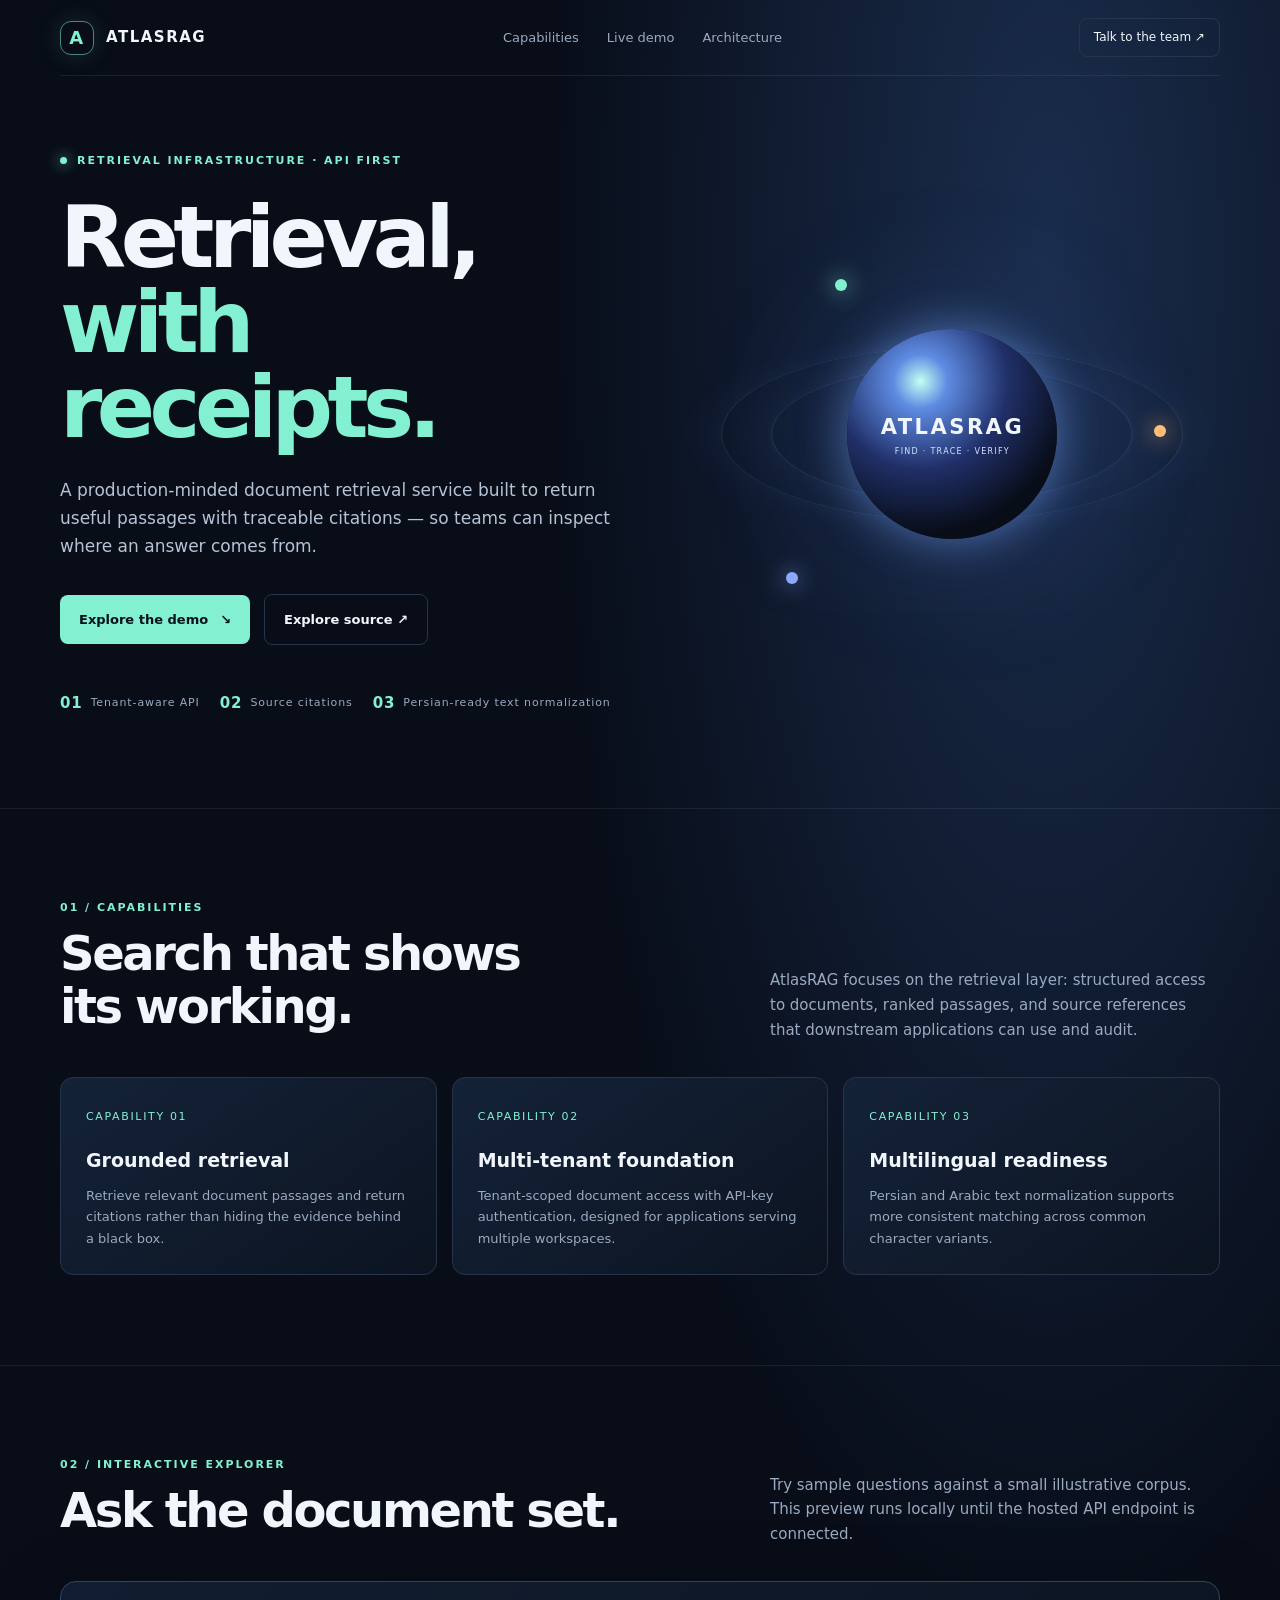
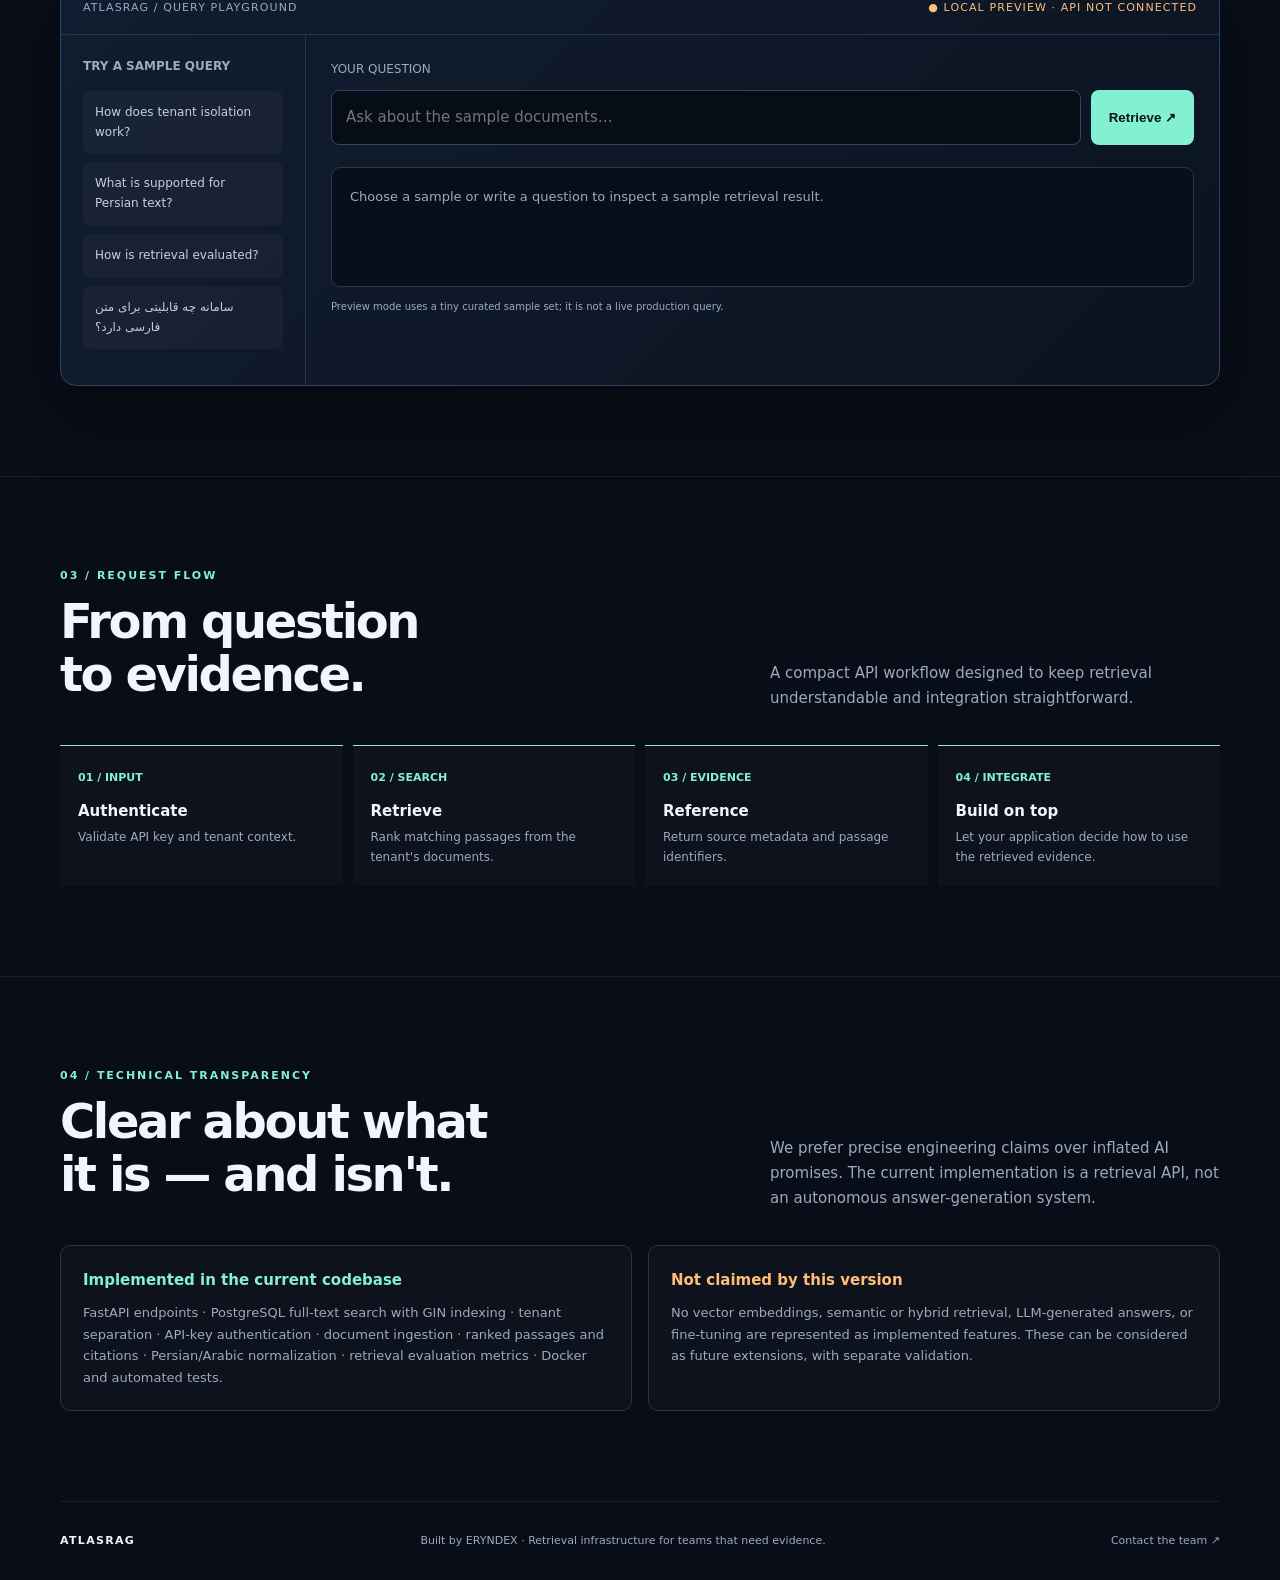
<file: atlasrag-site/index.html>
<!doctype html>
<html lang="en">
<head>
<meta charset="utf-8"><meta name="viewport" content="width=device-width,initial-scale=1">
<meta name="description" content="AtlasRAG — a production-minded retrieval API for grounded answers, traceable sources, and multilingual document search.">
<meta name="theme-color" content="#080d18">
<title>AtlasRAG — Retrieval, with receipts.</title>
<style>
:root{--bg:#080d18;--panel:#101a2a;--panel2:#0c1422;--line:#26354b;--text:#f1f5fc;--muted:#9aaac0;--mint:#83f0d1;--blue:#8ba9ff;--orange:#ffbd78;--max:1160px}
*{box-sizing:border-box}html{scroll-behavior:smooth}body{margin:0;background:radial-gradient(ellipse at 82% 8%,#1a2d4d 0,transparent 34%),var(--bg);color:var(--text);font:15px/1.65 Inter,ui-sans-serif,system-ui,-apple-system,Segoe UI,sans-serif}a{color:inherit;text-decoration:none}.wrap{width:min(var(--max),calc(100% - 48px));margin:auto}.top{height:76px;display:flex;align-items:center;justify-content:space-between;border-bottom:1px solid #ffffff12}.brand{display:flex;align-items:center;gap:12px;font-weight:800;letter-spacing:.1em}.mark{width:34px;height:34px;border:1px solid #83f0d188;border-radius:11px;display:grid;place-items:center;color:var(--mint);font-size:18px;box-shadow:0 0 25px #83f0d122}.nav{display:flex;gap:28px;color:var(--muted);font-size:13px}.nav a:hover{color:var(--mint)}.top-cta{border:1px solid var(--line);padding:9px 14px;border-radius:8px;font-size:12px}.hero{min-height:640px;display:grid;grid-template-columns:1.04fr .96fr;align-items:center;gap:45px;padding:76px 0 92px;position:relative}.eyebrow,.kicker{color:var(--mint);font-size:11px;letter-spacing:.18em;text-transform:uppercase;font-weight:700}.eyebrow:before{content:"";display:inline-block;width:7px;height:7px;border-radius:50%;background:var(--mint);box-shadow:0 0 14px var(--mint);margin-right:10px}h1{font-size:clamp(52px,7vw,86px);line-height:.99;letter-spacing:-.065em;margin:25px 0}h1 em{font-style:normal;color:var(--mint)}.lead{font-size:17px;color:#b6c3d5;max-width:570px}.actions{display:flex;gap:14px;align-items:center;margin-top:34px;flex-wrap:wrap}.btn{display:inline-flex;align-items:center;gap:12px;padding:14px 19px;border-radius:8px;background:var(--mint);color:#07121b;font-weight:800;font-size:13px}.btn.secondary{background:transparent;color:var(--text);border:1px solid var(--line)}.hero-note{display:flex;gap:20px;margin-top:46px;color:var(--muted);font-size:11px;letter-spacing:.08em}.hero-note span{display:flex;align-items:center;gap:8px}.hero-note b{color:var(--mint);font-size:15px}.orbital{min-height:430px;position:relative;display:grid;place-items:center}.orbital:before,.orbital:after{content:"";position:absolute;width:360px;height:360px;border:1px solid #89aaff30;border-radius:50%;transform:rotateX(68deg) rotateZ(-25deg);box-shadow:0 0 60px #6289ff13}.orbital:after{width:460px;height:460px;transform:rotateX(68deg) rotateZ(25deg);border-color:#83f0d122}.core{width:210px;height:210px;border-radius:50%;display:grid;place-content:center;text-align:center;background:radial-gradient(circle at 35% 25%,#c3fff2,#5e8be2 13%,#202f68 42%,#080d18 73%);box-shadow:0 0 45px #77a9ff88,0 0 150px #5874db44;z-index:1;animation:float 7s ease-in-out infinite}.core strong{font-size:21px;letter-spacing:.12em}.core small{font-size:8px;letter-spacing:.16em;color:#d4e3ff}.orbit{position:absolute;width:12px;height:12px;border-radius:50%;background:var(--mint);box-shadow:0 0 22px var(--mint);z-index:2}.o1{top:14%;left:28%}.o2{right:10%;top:48%;background:var(--orange);box-shadow:0 0 22px var(--orange)}.o3{bottom:15%;left:19%;background:var(--blue);box-shadow:0 0 22px var(--blue)}@keyframes float{50%{transform:translateY(-12px)}}section.block{padding:90px 0;border-top:1px solid #ffffff12}.section-head{display:flex;justify-content:space-between;gap:30px;align-items:end;margin-bottom:34px}.section-head h2{font-size:clamp(32px,4vw,48px);letter-spacing:-.05em;line-height:1.1;margin:10px 0}.section-head p{max-width:450px;color:var(--muted);margin:0}.cards{display:grid;grid-template-columns:repeat(3,1fr);gap:15px}.card{background:linear-gradient(145deg,#142238,#0c1421);border:1px solid var(--line);border-radius:13px;padding:25px;min-height:190px}.card .num{color:var(--mint);font-size:11px;letter-spacing:.15em}.card h3{font-size:19px;margin:18px 0 8px}.card p{color:var(--muted);font-size:13px;margin:0}.demo{background:linear-gradient(135deg,#111d30,#0b1320);border:1px solid #30445f;border-radius:16px;overflow:hidden;box-shadow:0 25px 80px #0005}.demo-top{display:flex;justify-content:space-between;gap:20px;padding:17px 22px;border-bottom:1px solid var(--line);color:var(--muted);font-size:11px;letter-spacing:.1em}.status{color:var(--orange)}.demo-body{display:grid;grid-template-columns:245px 1fr;min-height:350px}.samples{padding:22px;border-right:1px solid var(--line)}.samples h3{font-size:12px;color:var(--muted);margin:0 0 14px}.sample{display:block;width:100%;text-align:left;background:#ffffff08;border:1px solid transparent;border-radius:7px;color:#c4d0e0;padding:11px;margin:8px 0;font:inherit;font-size:12px;cursor:pointer}.sample:hover{border-color:#83f0d177;color:var(--mint)}.query{padding:25px}.query label{font-size:12px;color:var(--muted);display:block;margin-bottom:10px}.query-row{display:flex;gap:10px}.query input{flex:1;min-width:0;background:#070d17;border:1px solid #34445c;border-radius:8px;padding:14px;color:var(--text);font:inherit;outline:none}.query input:focus{border-color:var(--mint)}.query button{border:0;border-radius:8px;padding:0 18px;background:var(--mint);color:#07121b;font-weight:800;cursor:pointer}.result{margin-top:22px;padding:18px;background:#080f1b;border:1px solid #26374e;border-radius:9px;min-height:120px}.result .hint{color:var(--muted);font-size:13px}.result h4{margin:0 0 8px;font-size:13px;color:var(--mint)}.result p{margin:0;color:#c4d0e0;font-size:13px}.citations{display:flex;flex-wrap:wrap;gap:8px;margin-top:14px}.citation{font-size:10px;padding:5px 8px;border:1px solid #38516c;border-radius:5px;color:#b8c9df}.method{font-size:10px;color:var(--muted);margin-top:12px}.architecture{display:grid;grid-template-columns:repeat(4,1fr);gap:10px}.step{padding:18px;border-top:1px solid var(--mint);background:#ffffff05}.step b{color:var(--mint);font-size:11px}.step h3{font-size:15px;margin:10px 0 5px}.step p{font-size:12px;color:var(--muted);margin:0}.truth{display:grid;grid-template-columns:1fr 1fr;gap:16px}.truth article{padding:22px;border:1px solid var(--line);border-radius:10px;background:#ffffff05}.truth h3{margin:0 0 10px;font-size:15px}.truth p{color:var(--muted);font-size:13px;margin:0}.truth .yes{color:var(--mint)}.truth .no{color:var(--orange)}footer{padding:30px 0;border-top:1px solid #ffffff12;color:var(--muted);font-size:11px;display:flex;justify-content:space-between;gap:20px;flex-wrap:wrap}footer strong{color:var(--text);letter-spacing:.12em}
@media(max-width:800px){.hero{grid-template-columns:1fr;padding:70px 0}.orbital{min-height:330px}.orbital:before{width:290px;height:290px}.orbital:after{width:350px;height:350px}.core{width:165px;height:165px}.cards{grid-template-columns:1fr}.section-head{display:block}.section-head p{margin-top:14px}.demo-body{grid-template-columns:1fr}.samples{border-right:0;border-bottom:1px solid var(--line)}.architecture{grid-template-columns:repeat(2,1fr)}}
@media(max-width:560px){.wrap{width:min(var(--max),calc(100% - 32px))}.nav{display:none}.top{height:65px}.hero{min-height:auto}.hero-note{gap:12px;flex-wrap:wrap}.demo-top{font-size:9px}.query{padding:17px}.query-row{flex-direction:column}.query button{padding:13px}.truth{grid-template-columns:1fr}.architecture{grid-template-columns:1fr}section.block{padding:65px 0}}
@media(prefers-reduced-motion:reduce){*,*:before,*:after{animation:none!important;scroll-behavior:auto!important}}
</style>
</head>
<body>
<header class="wrap top"><a class="brand" href="#"><span class="mark">A</span> ATLASRAG</a><nav class="nav"><a href="#capabilities">Capabilities</a><a href="#demo">Live demo</a><a href="#architecture">Architecture</a></nav><a class="top-cta" href="mailto:eryndexco@gmail.com?subject=AtlasRAG%20inquiry">Talk to the team ↗</a></header>
<main>
<div class="wrap hero"><div><div class="eyebrow">RETRIEVAL INFRASTRUCTURE · API FIRST</div><h1>Retrieval,<br><em>with receipts.</em></h1><p class="lead">A production-minded document retrieval service built to return useful passages with traceable citations — so teams can inspect where an answer comes from.</p><div class="actions"><a class="btn" href="#demo">Explore the demo <span>↘</span></a><a class="btn secondary" href="https://github.com/arshiataheri851-ops/arshiataheri851-ops/tree/main/projects/production-rag-service" target="_blank" rel="noreferrer">Explore source ↗</a></div><div class="hero-note"><span><b>01</b> Tenant-aware API</span><span><b>02</b> Source citations</span><span><b>03</b> Persian-ready text normalization</span></div></div><div class="orbital" aria-hidden="true"><i class="orbit o1"></i><i class="orbit o2"></i><i class="orbit o3"></i><div class="core"><strong>ATLASRAG</strong><small>FIND · TRACE · VERIFY</small></div></div></div>
<section class="block" id="capabilities"><div class="wrap"><div class="section-head"><div><div class="kicker">01 / CAPABILITIES</div><h2>Search that shows<br>its working.</h2></div><p>AtlasRAG focuses on the retrieval layer: structured access to documents, ranked passages, and source references that downstream applications can use and audit.</p></div><div class="cards"><article class="card"><span class="num">CAPABILITY 01</span><h3>Grounded retrieval</h3><p>Retrieve relevant document passages and return citations rather than hiding the evidence behind a black box.</p></article><article class="card"><span class="num">CAPABILITY 02</span><h3>Multi-tenant foundation</h3><p>Tenant-scoped document access with API-key authentication, designed for applications serving multiple workspaces.</p></article><article class="card"><span class="num">CAPABILITY 03</span><h3>Multilingual readiness</h3><p>Persian and Arabic text normalization supports more consistent matching across common character variants.</p></article></div></div></section>
<section class="block" id="demo"><div class="wrap"><div class="section-head"><div><div class="kicker">02 / INTERACTIVE EXPLORER</div><h2>Ask the document set.</h2></div><p>Try sample questions against a small illustrative corpus. This preview runs locally until the hosted API endpoint is connected.</p></div><div class="demo"><div class="demo-top"><span>ATLASRAG / QUERY PLAYGROUND</span><span class="status" id="apiStatus">● LOCAL PREVIEW · API NOT CONNECTED</span></div><div class="demo-body"><aside class="samples"><h3>TRY A SAMPLE QUERY</h3><button class="sample" data-q="How does tenant isolation work?">How does tenant isolation work?</button><button class="sample" data-q="What is supported for Persian text?">What is supported for Persian text?</button><button class="sample" data-q="How is retrieval evaluated?">How is retrieval evaluated?</button><button class="sample" data-q="سامانه چه قابلیتی برای متن فارسی دارد؟">سامانه چه قابلیتی برای متن فارسی دارد؟</button></aside><div class="query"><label for="question">YOUR QUESTION</label><div class="query-row"><input id="question" maxlength="500" placeholder="Ask about the sample documents…" autocomplete="off"><button id="ask">Retrieve ↗</button></div><div class="result" id="result" aria-live="polite"><p class="hint">Choose a sample or write a question to inspect a sample retrieval result.</p></div><div class="method" id="method">Preview mode uses a tiny curated sample set; it is not a live production query.</div></div></div></div></div></section>
<section class="block" id="architecture"><div class="wrap"><div class="section-head"><div><div class="kicker">03 / REQUEST FLOW</div><h2>From question<br>to evidence.</h2></div><p>A compact API workflow designed to keep retrieval understandable and integration straightforward.</p></div><div class="architecture"><div class="step"><b>01 / INPUT</b><h3>Authenticate</h3><p>Validate API key and tenant context.</p></div><div class="step"><b>02 / SEARCH</b><h3>Retrieve</h3><p>Rank matching passages from the tenant's documents.</p></div><div class="step"><b>03 / EVIDENCE</b><h3>Reference</h3><p>Return source metadata and passage identifiers.</p></div><div class="step"><b>04 / INTEGRATE</b><h3>Build on top</h3><p>Let your application decide how to use the retrieved evidence.</p></div></div></div></section>
<section class="block"><div class="wrap"><div class="section-head"><div><div class="kicker">04 / TECHNICAL TRANSPARENCY</div><h2>Clear about what<br>it is — and isn't.</h2></div><p>We prefer precise engineering claims over inflated AI promises. The current implementation is a retrieval API, not an autonomous answer-generation system.</p></div><div class="truth"><article><h3 class="yes">Implemented in the current codebase</h3><p>FastAPI endpoints · PostgreSQL full-text search with GIN indexing · tenant separation · API-key authentication · document ingestion · ranked passages and citations · Persian/Arabic normalization · retrieval evaluation metrics · Docker and automated tests.</p></article><article><h3 class="no">Not claimed by this version</h3><p>No vector embeddings, semantic or hybrid retrieval, LLM-generated answers, or fine-tuning are represented as implemented features. These can be considered as future extensions, with separate validation.</p></article></div></div></section>
</main>
<footer class="wrap"><strong>ATLASRAG</strong><span>Built by ERYNDEX · Retrieval infrastructure for teams that need evidence.</span><span><a href="mailto:eryndexco@gmail.com">Contact the team ↗</a></span></footer>
<script>
const examples=[
{keys:["tenant","isolation","workspace"],answer:"Each request is scoped to a tenant context. The API uses API-key authentication and tenant-aware document access so one workspace's retrieval does not expose another workspace's documents.",sources:["Multi-tenant API design","Authentication & tenancy"]},
{keys:["persian","فارسی","arabic","عربی","text"],answer:"The service normalizes common Persian and Arabic character variants before matching. This helps reduce mismatches caused by different forms of characters in user queries and stored documents.",sources:["Persian & Arabic normalization","Text processing notes"]},
{keys:["evaluat","metric","ارزیابی"],answer:"Retrieval quality can be assessed with metrics such as Hit Rate and Mean Reciprocal Rank (MRR), using a labelled evaluation set to measure whether relevant documents appear near the top.",sources:["Retrieval evaluation","Quality measurement"]},
{keys:["citation","source","evidence","منبع"],answer:"The query response includes source references and retrieved passages, allowing the calling application to show which documents support a result.",sources:["Query response schema","Citation model"]},
{keys:["postgres","database","index"],answer:"The current implementation uses PostgreSQL full-text search with GIN indexing for lexical retrieval. It does not currently claim vector or hybrid search.",sources:["PostgreSQL retrieval layer"]}
];
const input=document.getElementById("question"),result=document.getElementById("result"),method=document.getElementById("method");
function retrieve(q){const s=q.toLowerCase();const hit=examples.find(x=>x.keys.some(k=>s.includes(k)));if(!q.trim()){result.innerHTML='<p class="hint">Enter a question to begin.</p>';return}
if(!hit){result.innerHTML='<p class="hint">No matching example found in this small preview corpus. Try one of the sample questions.</p>';method.textContent="Preview mode · no evidence returned";return}
result.innerHTML='<h4>RETRIEVAL PREVIEW</h4><p></p><div class="citations"></div>';result.querySelector("p").textContent=hit.answer;const c=result.querySelector(".citations");hit.sources.forEach((x,i)=>{const e=document.createElement("span");e.className="citation";e.textContent="["+String(i+1).padStart(2,"0")+"] "+x;c.appendChild(e)});method.textContent="Local illustrative match · lexical keyword routing · not a live API response"}
document.getElementById("ask").addEventListener("click",()=>retrieve(input.value));input.addEventListener("keydown",e=>{if(e.key==="Enter")retrieve(input.value)});document.querySelectorAll(".sample").forEach(b=>b.addEventListener("click",()=>{input.value=b.dataset.q;retrieve(input.value)}));
</script>
</body></html>
</file>
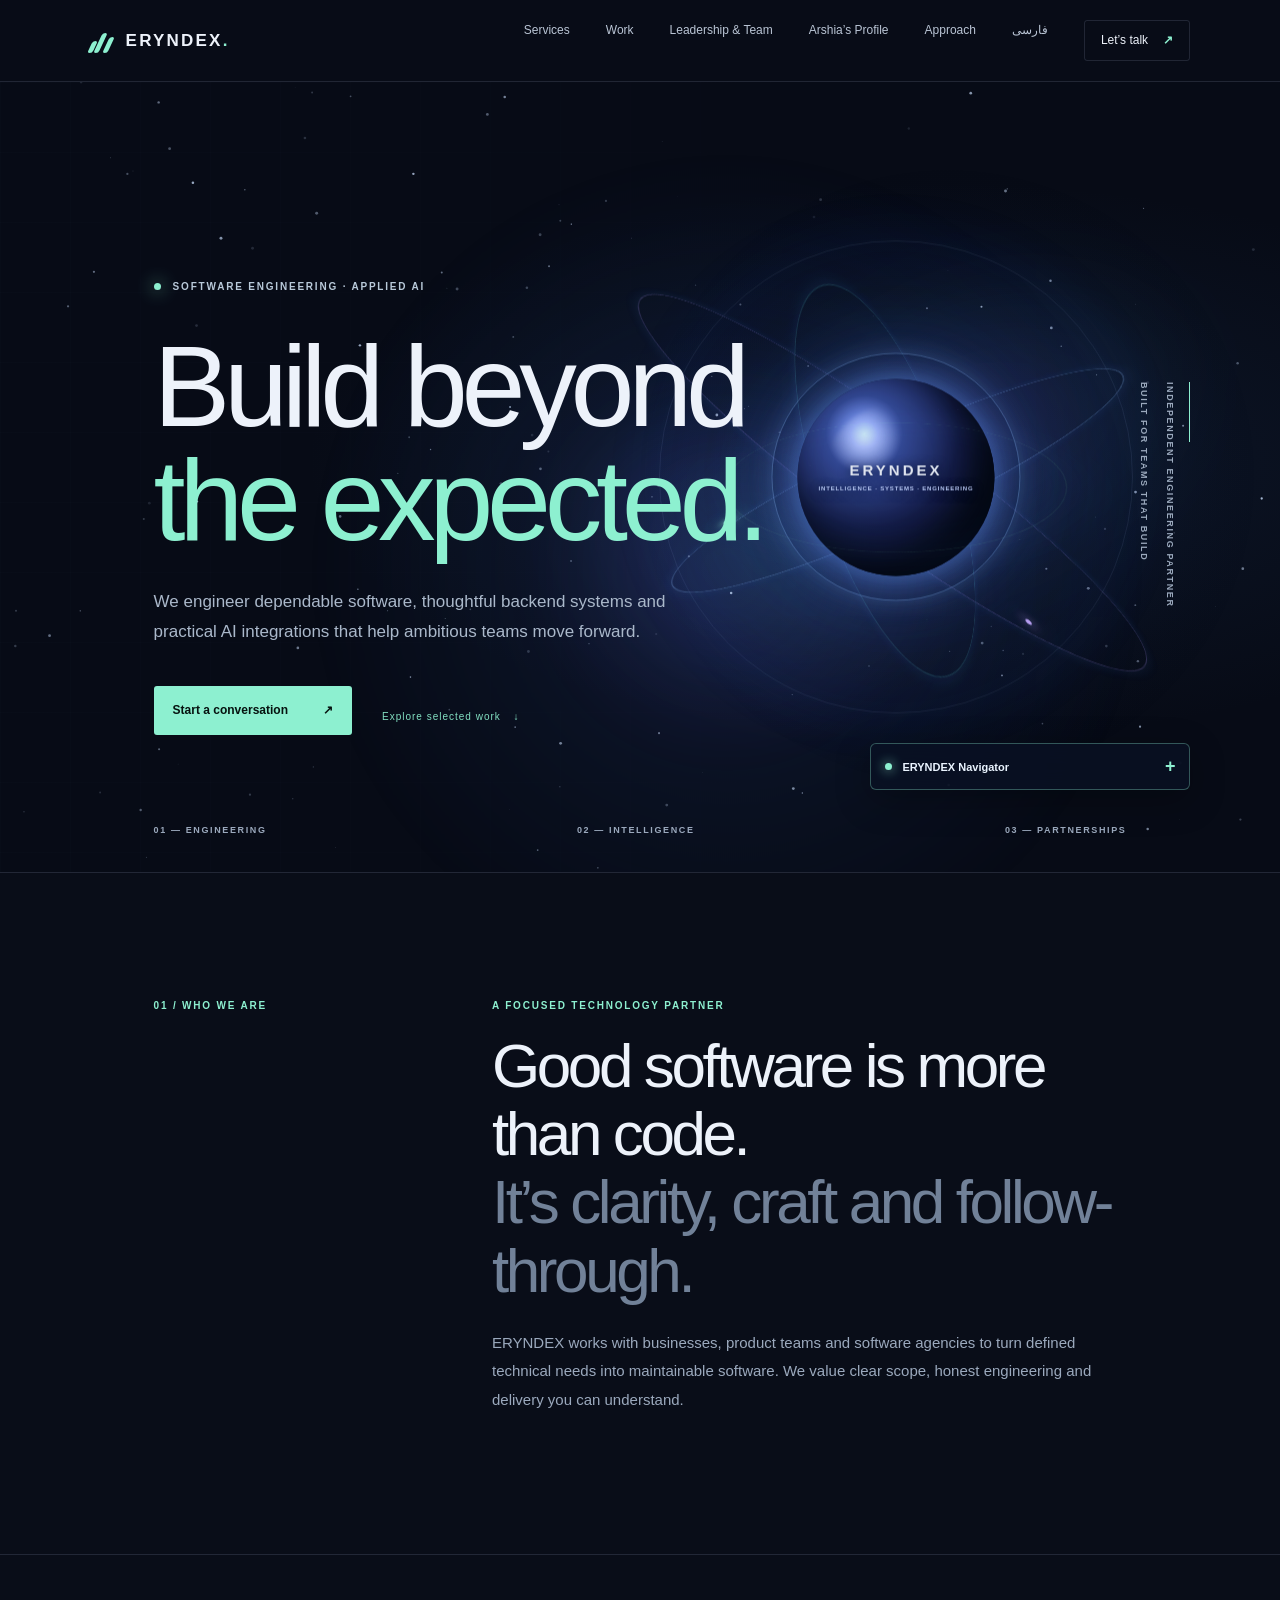
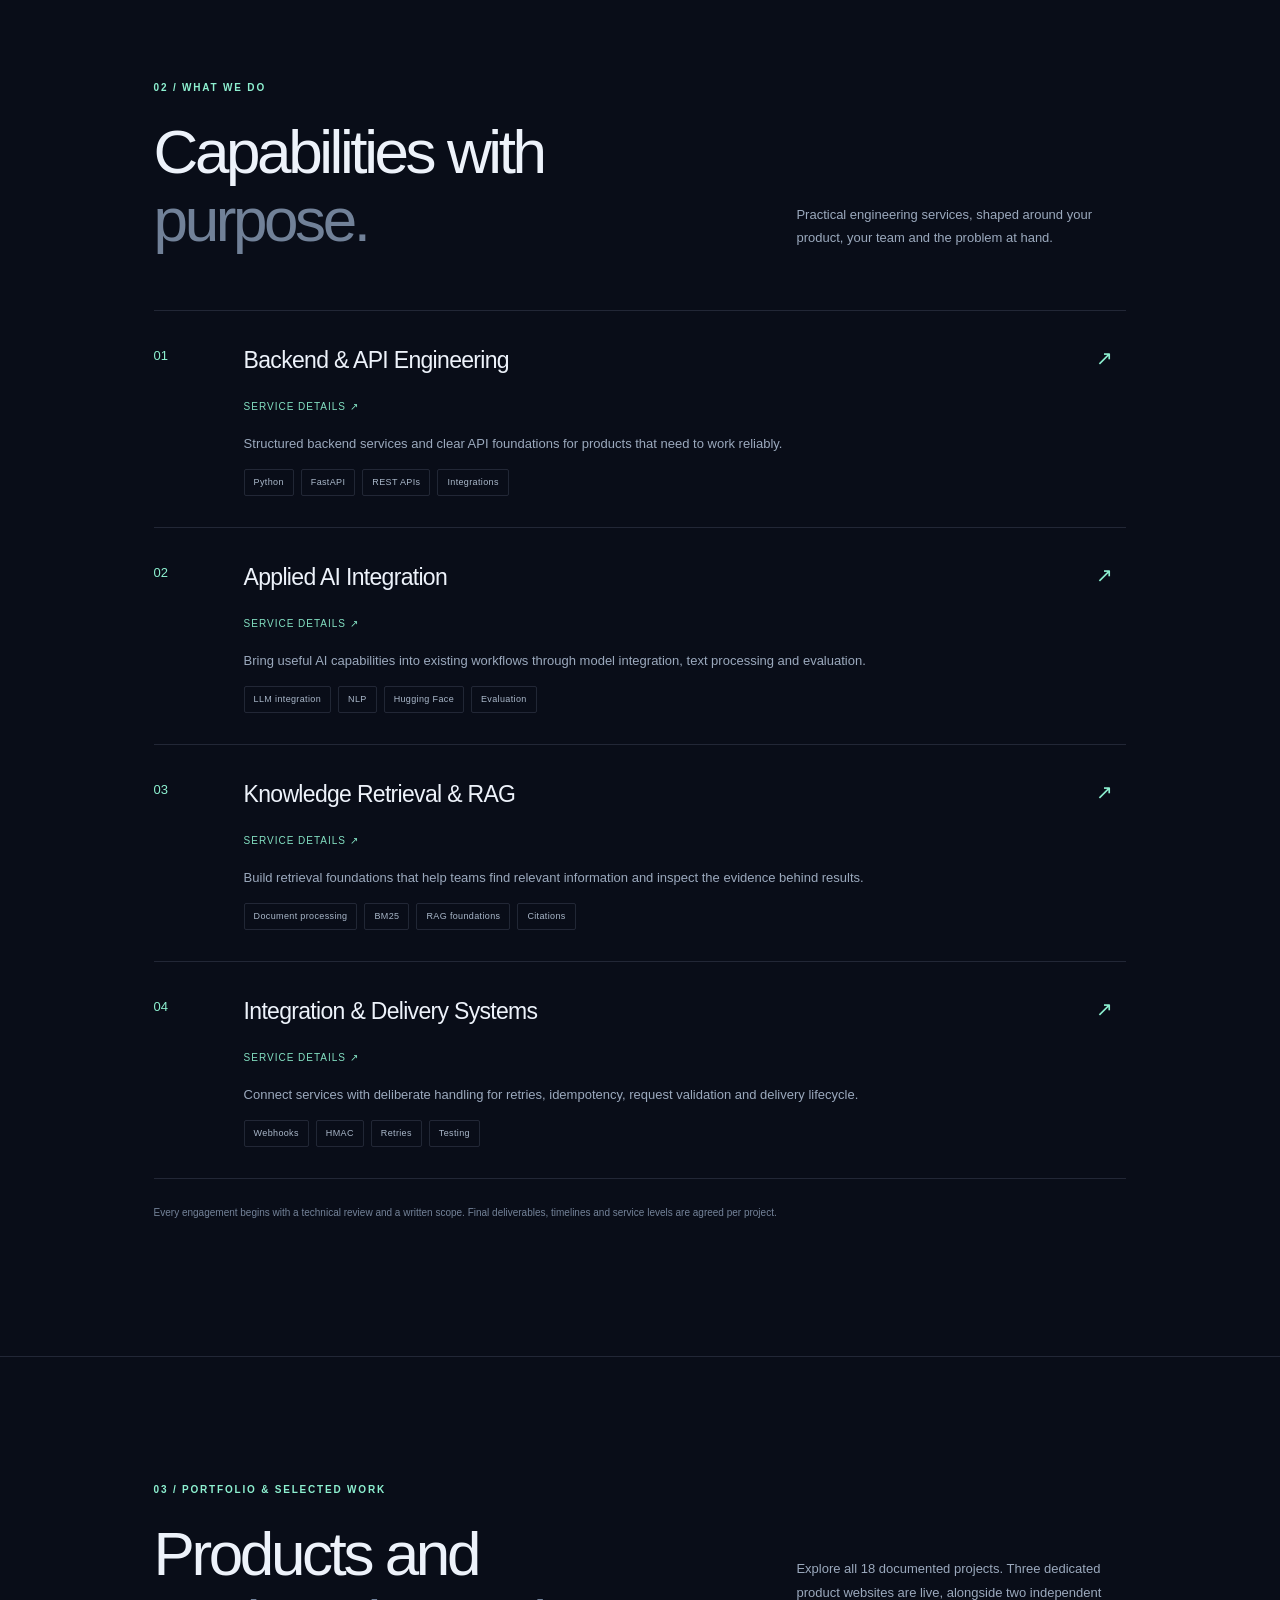
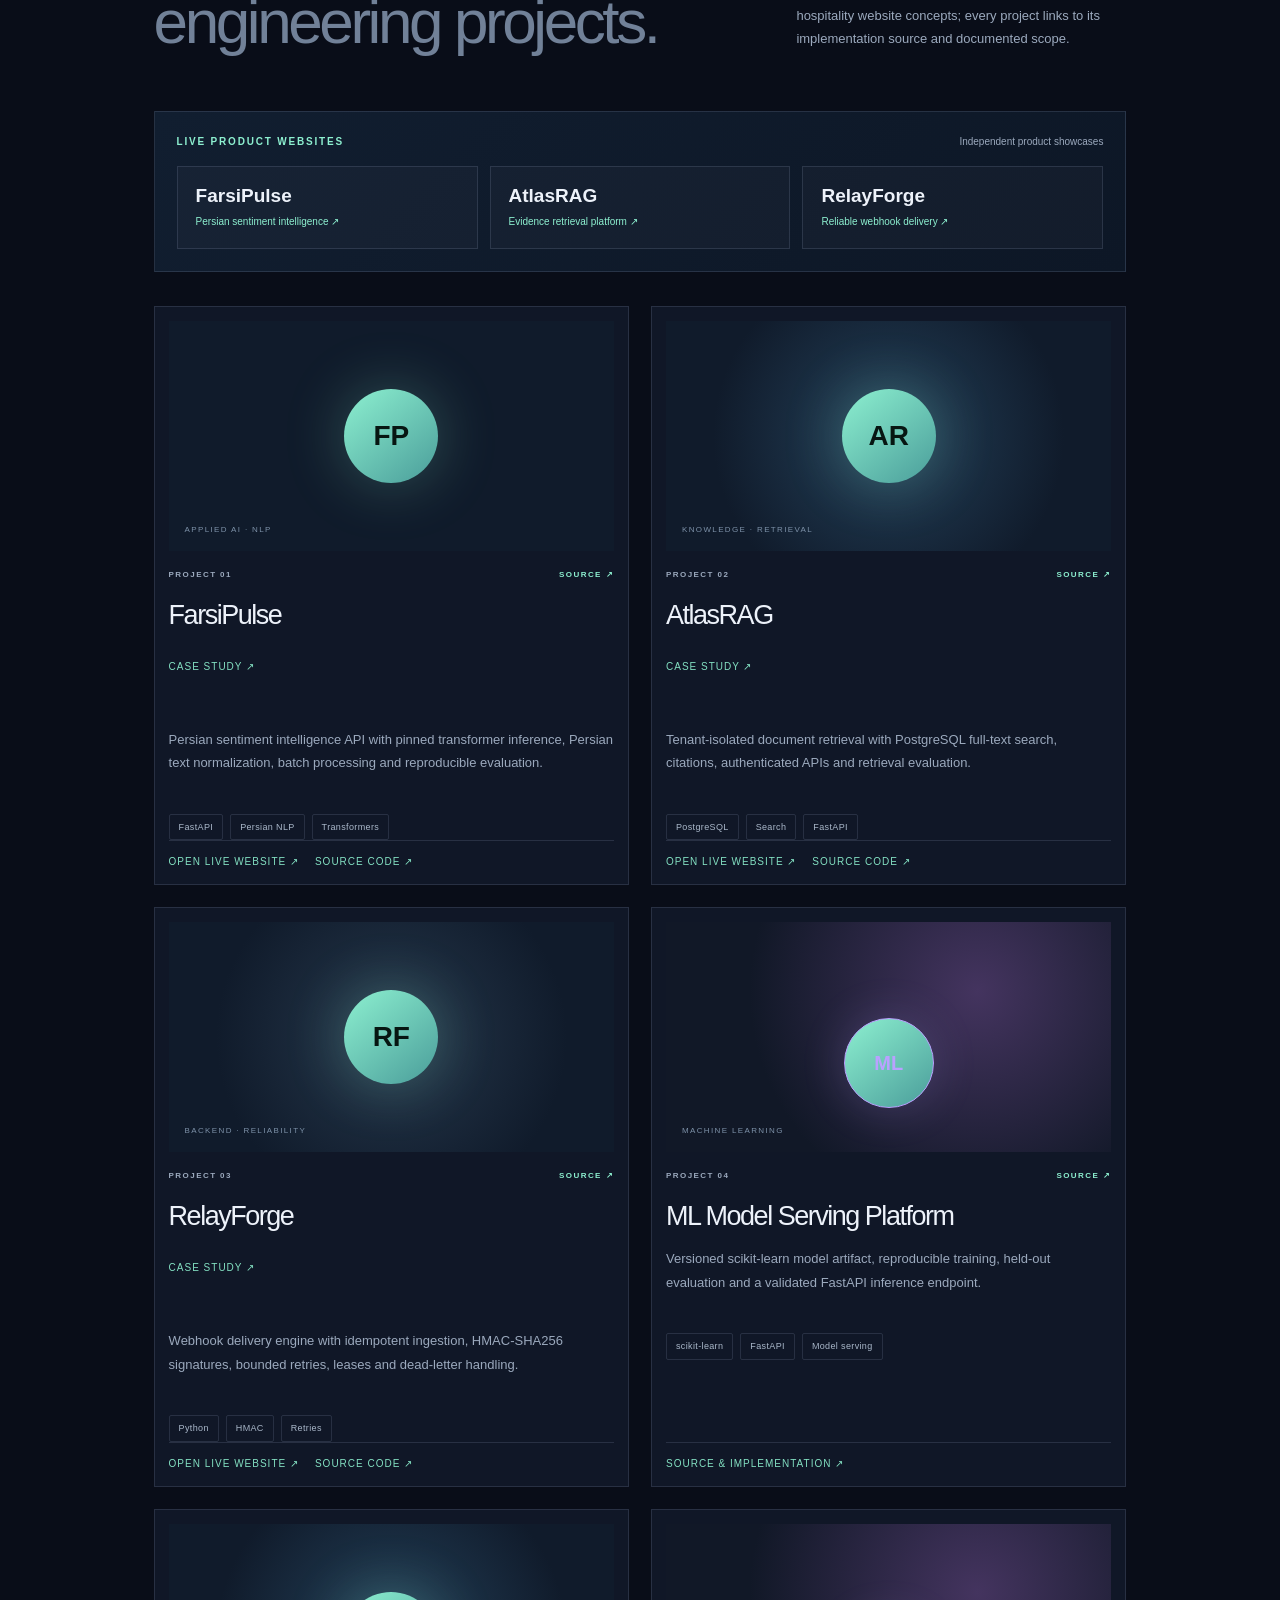
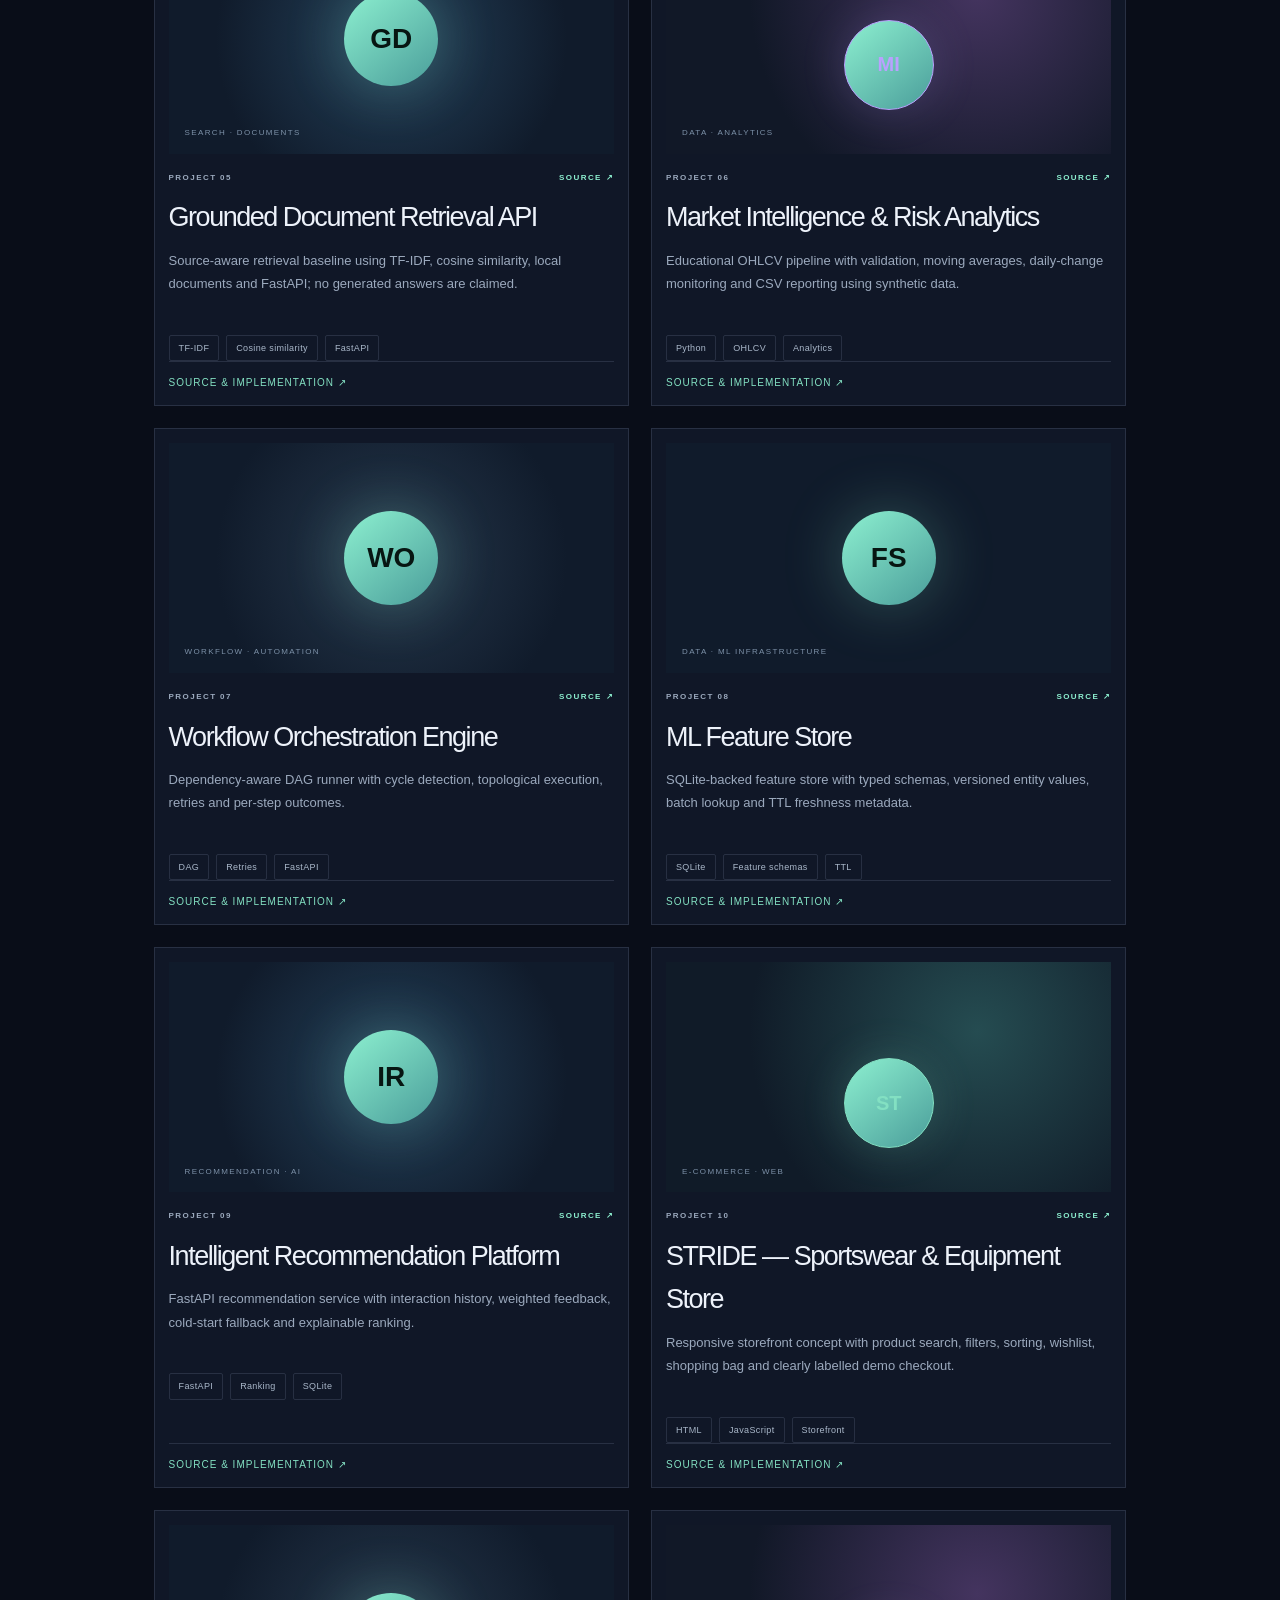
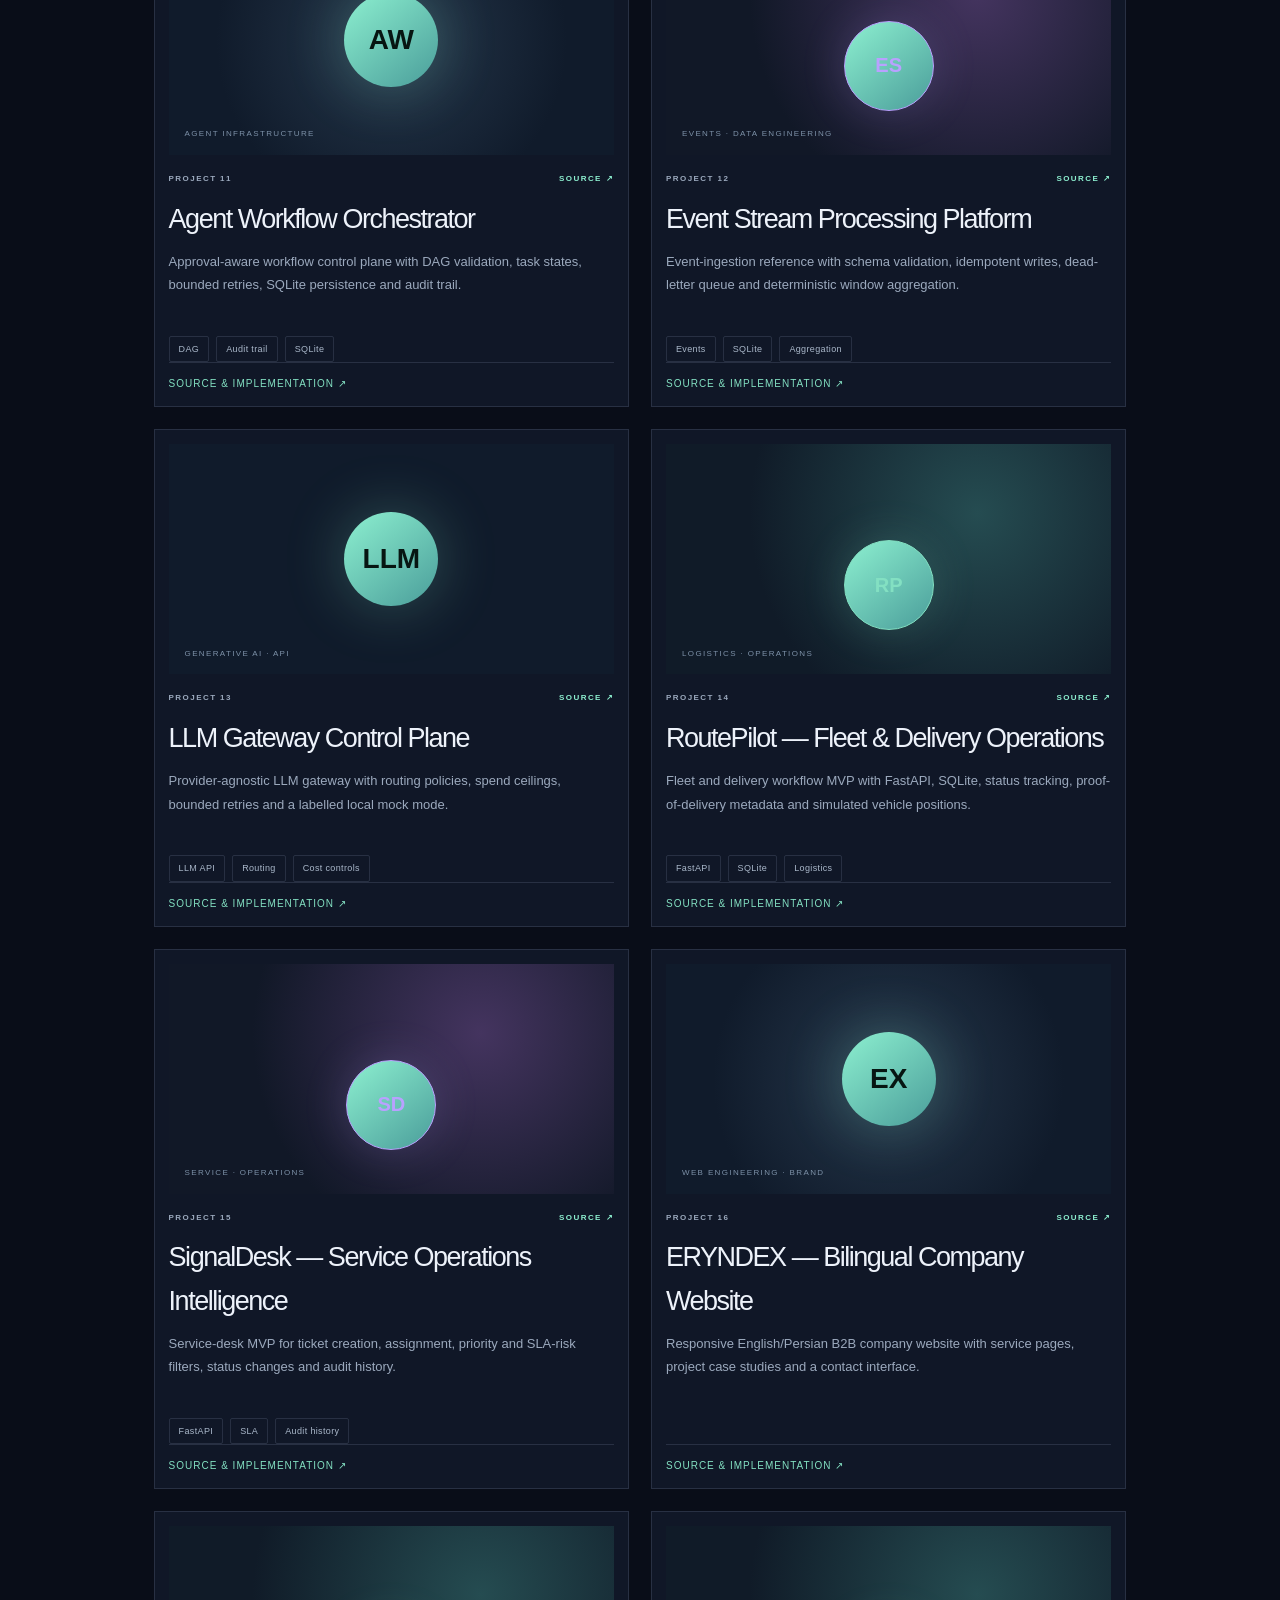
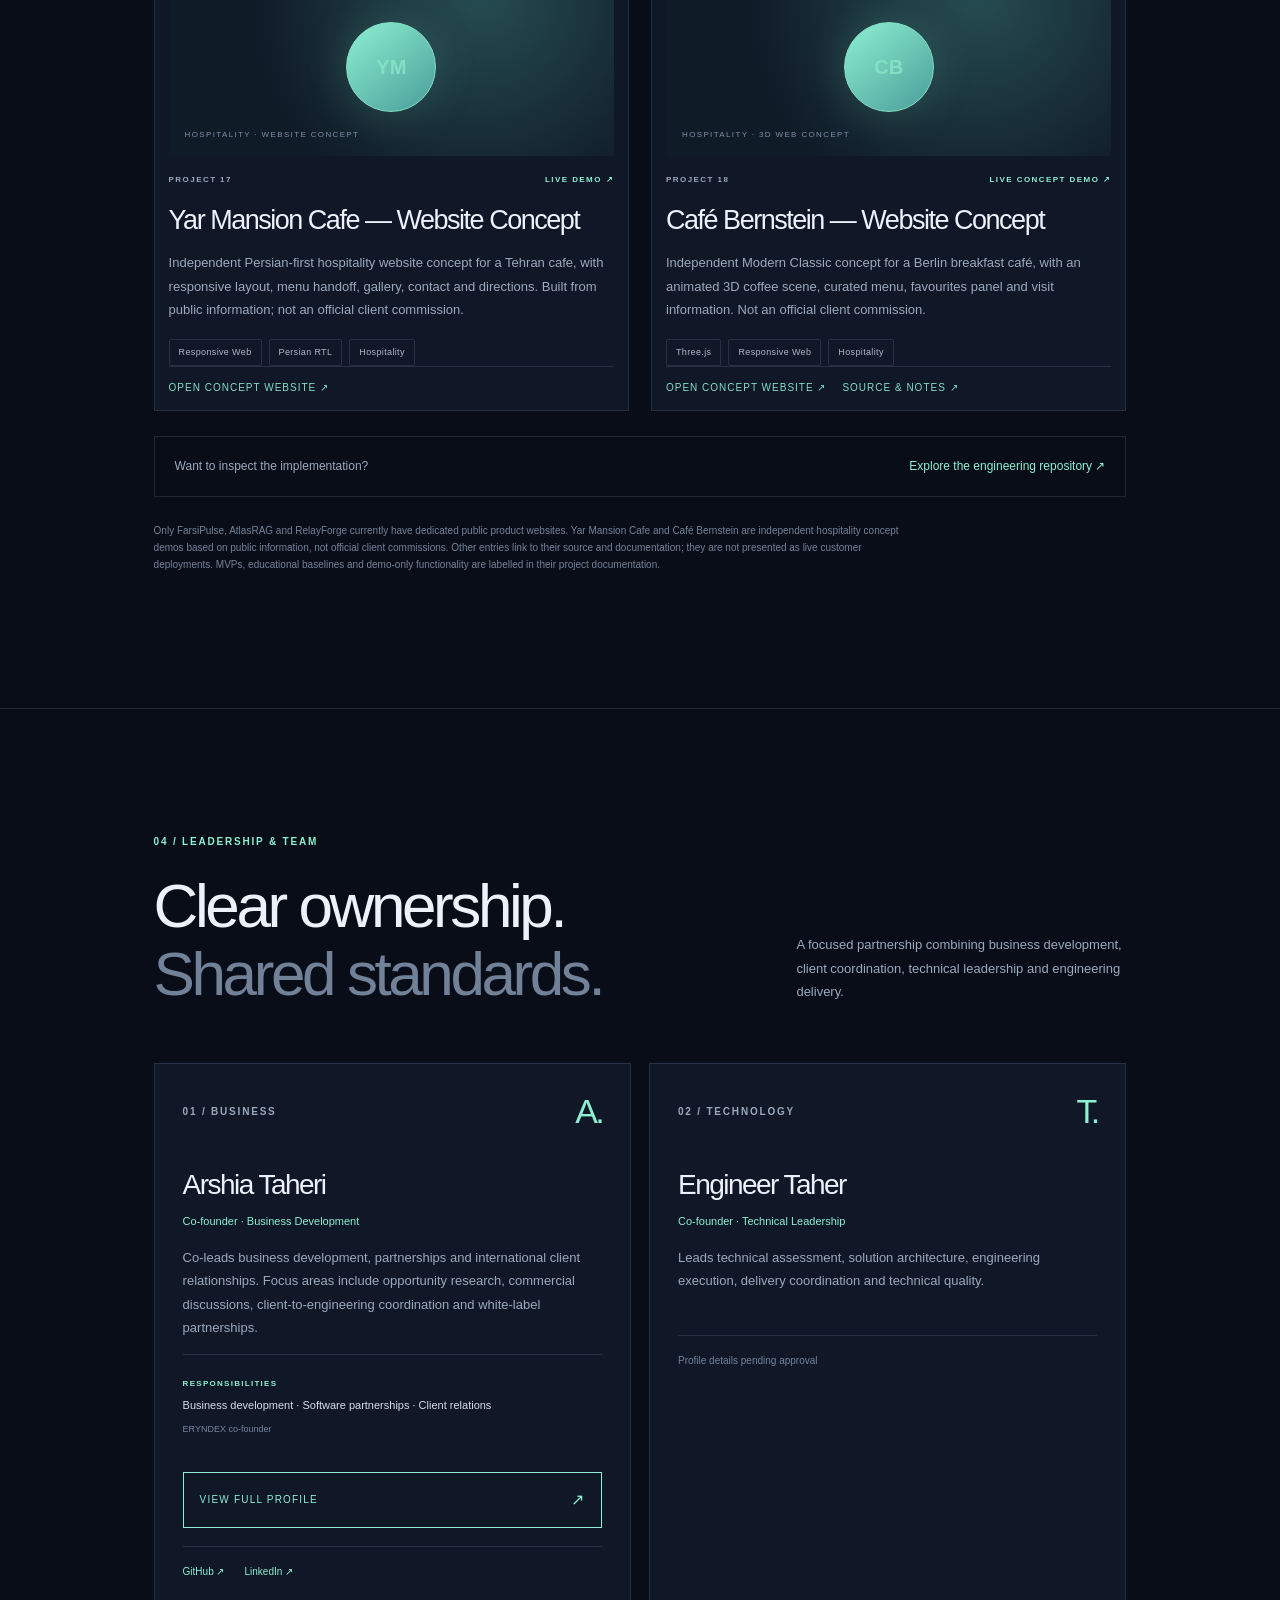
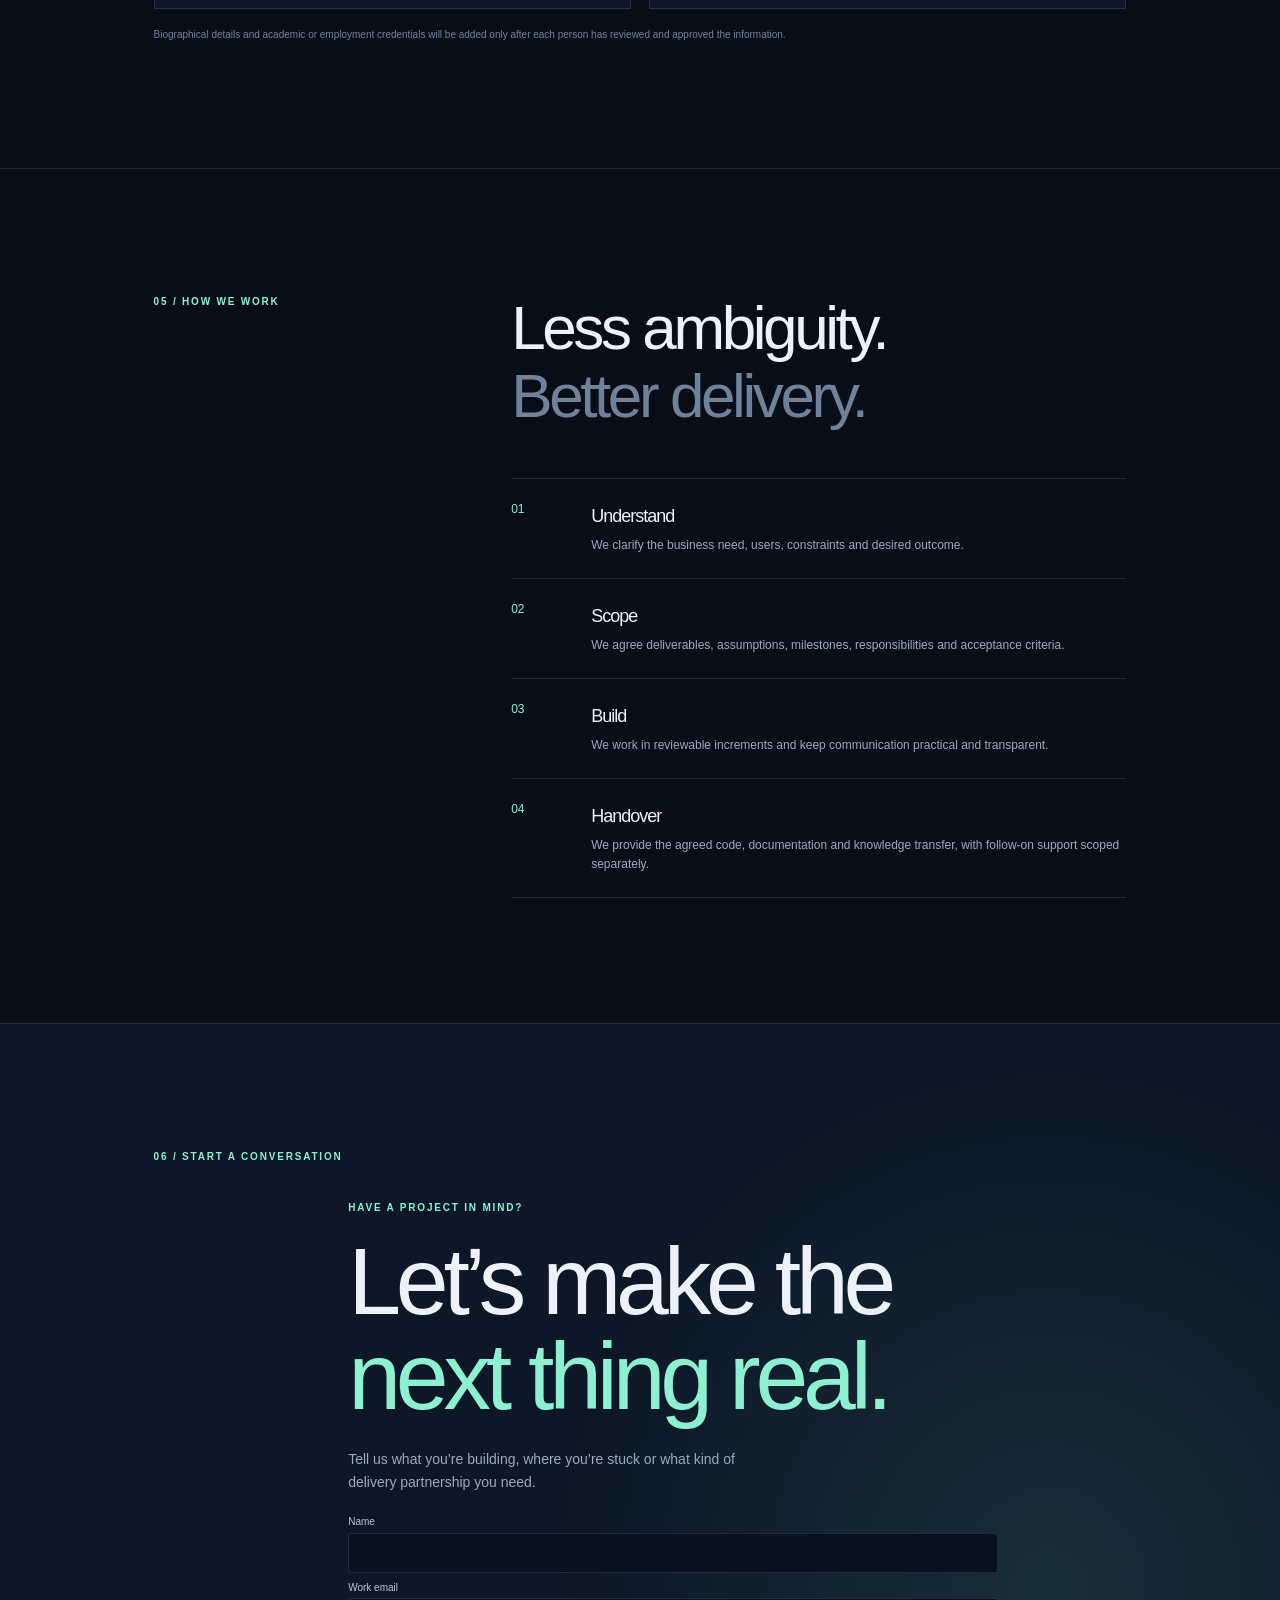
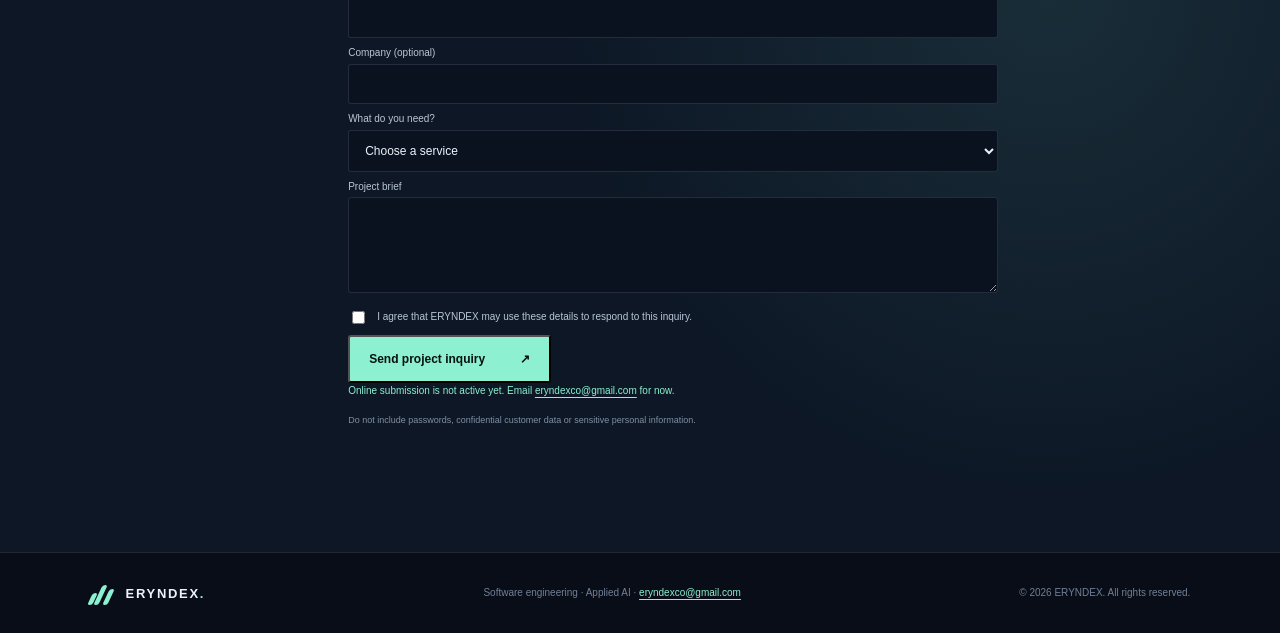
<file: website/index.html>
<!doctype html>
<html lang="en">
<head>
<meta charset="utf-8"><meta name="viewport" content="width=device-width, initial-scale=1">
<meta name="description" content="ERYNDEX — Software engineering, backend systems and applied AI for ambitious teams.">
<meta name="theme-color" content="#090d18"><meta name="referrer" content="strict-origin-when-cross-origin"><meta http-equiv="Content-Security-Policy" content="default-src 'self'; base-uri 'self'; object-src 'none'; frame-ancestors 'none'; form-action 'self' mailto:; img-src 'self' data: https:; font-src 'self' https://fonts.gstatic.com; style-src 'self' 'unsafe-inline' https://fonts.googleapis.com; script-src 'self'; upgrade-insecure-requests">
<meta property="og:title" content="ERYNDEX — Engineering What’s Next">
<meta property="og:description" content="Software engineering, backend systems and applied AI.">
<meta property="og:type" content="website"><meta property="og:url" content="https://eryndex.net/"><link rel="canonical" href="https://eryndex.net/">
<link rel="alternate" hreflang="en" href="https://eryndex.net/">
<link rel="alternate" hreflang="fa" href="https://eryndex.net/fa/">
<link rel="alternate" hreflang="x-default" href="https://eryndex.net/">
<title>ERYNDEX — Engineering What’s Next</title>
<link rel="preconnect" href="https://fonts.googleapis.com"><link rel="preconnect" href="https://fonts.gstatic.com" crossorigin>
<link href="https://fonts.googleapis.com/css2?family=DM+Sans:wght@400;500;600;700&family=Space+Grotesk:wght@400;500;600;700&display=swap" rel="stylesheet">
<link rel="stylesheet" href="assets/style.css">
<script type="application/ld+json">{"@context":"https://schema.org","@graph":[{"@type":"Organization","@id":"https://eryndex.net/#organization","name":"ERYNDEX","url":"https://eryndex.net/","description":"Independent software engineering team focused on backend development, API engineering, applied AI integration, knowledge retrieval systems, and reliable software delivery.","email":"eryndexco@gmail.com","sameAs":["https://github.com/arshiataheri851-ops/eryndex"]},{"@type":"WebSite","@id":"https://eryndex.net/#website","url":"https://eryndex.net/","name":"ERYNDEX","publisher":{"@id":"https://eryndex.net/#organization"},"inLanguage":["en","fa"]}]}</script>
</head>
<body>
<div class="progress" id="progress"></div>
<header class="header">
  <a class="logo" href="#home" aria-label="ERYNDEX home"><span class="logo-symbol"><i></i><i></i><i></i></span><span>ERYNDEX<span class="logo-period">.</span></span></a>
  <button class="menu-toggle" id="menuToggle" aria-label="Toggle navigation" aria-expanded="false"><span></span><span></span></button>
  <nav id="nav"><a href="#services">Services</a><a href="#work">Work</a><a href="#team">Leadership &amp; Team</a><a href="profile/">Arshia’s Profile</a><a href="#approach">Approach</a><a href="fa/">فارسی</a><a class="nav-cta" href="#contact">Let’s talk <b>↗</b></a></nav>
</header>
<main id="home">
<section class="hero">
 <div class="hero-grid"></div><div class="hero-glow"></div><canvas class="cosmos-canvas" id="cosmosCanvas" aria-hidden="true"></canvas><div class="nebula nebula-one" aria-hidden="true"></div><div class="nebula nebula-two" aria-hidden="true"></div><div class="galaxy-stage" aria-hidden="true"><div class="galaxy-orbit orbit-a"><i></i></div><div class="galaxy-orbit orbit-b"><i></i></div><div class="galaxy-orbit orbit-c"><i></i></div><div class="galaxy-core"><span>ERYNDEX</span><small>INTELLIGENCE · SYSTEMS · ENGINEERING</small></div></div>
 <div class="hero-content">
  <div class="eyebrow"><span class="pulse"></span> SOFTWARE ENGINEERING · APPLIED AI</div>
  <h1>Build beyond<br><em>the expected.</em></h1>
  <p class="hero-lead">We engineer dependable software, thoughtful backend systems and practical AI integrations that help ambitious teams move forward.</p>
  <div class="hero-actions"><a class="btn btn-primary" href="#contact">Start a conversation <span>↗</span></a><a class="text-link" href="#work">Explore selected work <span>↓</span></a></div>
 </div>
 <div class="hero-aside"><span class="aside-line"></span><span>INDEPENDENT ENGINEERING PARTNER</span><span>BUILT FOR TEAMS THAT BUILD</span></div>
 <div class="hero-bottom"><span>01 — ENGINEERING</span><span>02 — INTELLIGENCE</span><span>03 — PARTNERSHIPS</span></div>
<aside class="orbit-guide" id="orbitGuide"><button class="guide-toggle" id="guideToggle" aria-expanded="false" aria-controls="guidePanel"><span class="guide-signal"></span><span>ERYNDEX Navigator</span><b>+</b></button><div class="guide-panel" id="guidePanel" hidden><p class="guide-kicker">MISSION CONTROL</p><h3>What are you looking for?</h3><div class="guide-actions"><button data-guide="services">Services & capabilities</button><button data-guide="work">Engineering work</button><button data-guide="contact">Start a project</button></div><p class="guide-answer" id="guideAnswer" aria-live="polite">Choose a path and I’ll guide you there.</p></div></aside></section>
<section class="intro section-wrap">
 <div class="section-label">01 / WHO WE ARE</div>
 <div class="intro-copy"><p class="overline">A focused technology partner</p><h2>Good software is more than code.<br><span>It’s clarity, craft and follow-through.</span></h2><p class="body-copy">ERYNDEX works with businesses, product teams and software agencies to turn defined technical needs into maintainable software. We value clear scope, honest engineering and delivery you can understand.</p></div>
</section>
<section class="services section-wrap" id="services">
 <div class="section-head"><div><div class="section-label">02 / WHAT WE DO</div><h2>Capabilities with<br><span>purpose.</span></h2></div><p>Practical engineering services, shaped around your product, your team and the problem at hand.</p></div>
 <div class="service-list">
  <article class="service"><div class="service-no">01</div><div><h3>Backend & API Engineering</h3><p><a class="text-link" href="services/backend-api/">SERVICE DETAILS ↗</a></p><p>Structured backend services and clear API foundations for products that need to work reliably.</p><div class="tags"><span>Python</span><span>FastAPI</span><span>REST APIs</span><span>Integrations</span></div></div><span class="service-arrow">↗</span></article>
  <article class="service"><div class="service-no">02</div><div><h3>Applied AI Integration</h3><p><a class="text-link" href="services/applied-ai/">SERVICE DETAILS ↗</a></p><p>Bring useful AI capabilities into existing workflows through model integration, text processing and evaluation.</p><div class="tags"><span>LLM integration</span><span>NLP</span><span>Hugging Face</span><span>Evaluation</span></div></div><span class="service-arrow">↗</span></article>
  <article class="service"><div class="service-no">03</div><div><h3>Knowledge Retrieval & RAG</h3><p><a class="text-link" href="services/rag-knowledge/">SERVICE DETAILS ↗</a></p><p>Build retrieval foundations that help teams find relevant information and inspect the evidence behind results.</p><div class="tags"><span>Document processing</span><span>BM25</span><span>RAG foundations</span><span>Citations</span></div></div><span class="service-arrow">↗</span></article>
  <article class="service"><div class="service-no">04</div><div><h3>Integration & Delivery Systems</h3><p><a class="text-link" href="services/integration-delivery/">SERVICE DETAILS ↗</a></p><p>Connect services with deliberate handling for retries, idempotency, request validation and delivery lifecycle.</p><div class="tags"><span>Webhooks</span><span>HMAC</span><span>Retries</span><span>Testing</span></div></div><span class="service-arrow">↗</span></article>
 </div>
 <p class="fine-print">Every engagement begins with a technical review and a written scope. Final deliverables, timelines and service levels are agreed per project.</p>
</section>
<section class="work section-wrap" id="work">
 <div class="section-head"><div><div class="section-label">03 / PORTFOLIO & SELECTED WORK</div><h2>Products and<br><span>engineering projects.</span></h2></div><p>Explore all 18 documented projects. Three dedicated product websites are live, alongside two independent hospitality website concepts; every project links to its implementation source and documented scope.</p></div>
 <div class="live-products"><div class="live-products-head"><span class="section-label">LIVE PRODUCT WEBSITES</span><span>Independent product showcases</span></div>
 <div class="live-product-links"><a href="https://farsipulse.onrender.com" target="_blank" rel="noopener noreferrer"><b>FarsiPulse</b><span>Persian sentiment intelligence ↗</span></a><a href="https://atlasrag-6eab.onrender.com" target="_blank" rel="noopener noreferrer"><b>AtlasRAG</b><span>Evidence retrieval platform ↗</span></a><a href="https://relayforge-rcpo.onrender.com" target="_blank" rel="noopener noreferrer"><b>RelayForge</b><span>Reliable webhook delivery ↗</span></a></div></div>
 <div class="work-grid"><article class="work-card"><div class="work-art art-pulse"><div class="pulse-core">FP</div><span class="art-caption">APPLIED AI · NLP</span></div><div class="work-meta"><span>PROJECT 01</span><a href="https://github.com/arshiataheri851-ops/arshiataheri851-ops/tree/main/projects/persian-sentiment-api" target="_blank" rel="noopener noreferrer">SOURCE ↗</a></div><h3>FarsiPulse</h3><p><a class="text-link" href="work/farsipulse/">CASE STUDY ↗</a></p><p>Persian sentiment intelligence API with pinned transformer inference, Persian text normalization, batch processing and reproducible evaluation.</p><div class="tags"><span>FastAPI</span><span>Persian NLP</span><span>Transformers</span></div><div class="work-actions"><a class="text-link" href="https://farsipulse.onrender.com" target="_blank" rel="noopener noreferrer">OPEN LIVE WEBSITE ↗</a><a class="text-link" href="https://github.com/arshiataheri851-ops/arshiataheri851-ops/tree/main/projects/persian-sentiment-api" target="_blank" rel="noopener noreferrer">SOURCE CODE ↗</a></div></article>
<article class="work-card"><div class="work-art art-rag"><div class="pulse-core">AR</div><span class="art-caption">KNOWLEDGE · RETRIEVAL</span></div><div class="work-meta"><span>PROJECT 02</span><a href="https://github.com/arshiataheri851-ops/arshiataheri851-ops/tree/main/projects/production-rag-service" target="_blank" rel="noopener noreferrer">SOURCE ↗</a></div><h3>AtlasRAG</h3><p><a class="text-link" href="work/atlasrag/">CASE STUDY ↗</a></p><p>Tenant-isolated document retrieval with PostgreSQL full-text search, citations, authenticated APIs and retrieval evaluation.</p><div class="tags"><span>PostgreSQL</span><span>Search</span><span>FastAPI</span></div><div class="work-actions"><a class="text-link" href="https://atlasrag-6eab.onrender.com" target="_blank" rel="noopener noreferrer">OPEN LIVE WEBSITE ↗</a><a class="text-link" href="https://github.com/arshiataheri851-ops/arshiataheri851-ops/tree/main/projects/production-rag-service" target="_blank" rel="noopener noreferrer">SOURCE CODE ↗</a></div></article>
<article class="work-card"><div class="work-art art-relay"><div class="pulse-core">RF</div><span class="art-caption">BACKEND · RELIABILITY</span></div><div class="work-meta"><span>PROJECT 03</span><a href="https://github.com/arshiataheri851-ops/arshiataheri851-ops/tree/main/projects/webhook-reliability-platform" target="_blank" rel="noopener noreferrer">SOURCE ↗</a></div><h3>RelayForge</h3><p><a class="text-link" href="work/relayforge/">CASE STUDY ↗</a></p><p>Webhook delivery engine with idempotent ingestion, HMAC-SHA256 signatures, bounded retries, leases and dead-letter handling.</p><div class="tags"><span>Python</span><span>HMAC</span><span>Retries</span></div><div class="work-actions"><a class="text-link" href="https://relayforge-rcpo.onrender.com" target="_blank" rel="noopener noreferrer">OPEN LIVE WEBSITE ↗</a><a class="text-link" href="https://github.com/arshiataheri851-ops/arshiataheri851-ops/tree/main/projects/webhook-reliability-platform" target="_blank" rel="noopener noreferrer">SOURCE CODE ↗</a></div></article>
<article class="work-card"><div class="work-art art-signal"><div class="pulse-core">ML</div><span class="art-caption">MACHINE LEARNING</span></div><div class="work-meta"><span>PROJECT 04</span><a href="https://github.com/arshiataheri851-ops/arshiataheri851-ops/tree/main/projects/ml-model-serving-platform" target="_blank" rel="noopener noreferrer">SOURCE ↗</a></div><h3>ML Model Serving Platform</h3><p>Versioned scikit-learn model artifact, reproducible training, held-out evaluation and a validated FastAPI inference endpoint.</p><div class="tags"><span>scikit-learn</span><span>FastAPI</span><span>Model serving</span></div><div class="work-actions"><a class="text-link" href="https://github.com/arshiataheri851-ops/arshiataheri851-ops/tree/main/projects/ml-model-serving-platform" target="_blank" rel="noopener noreferrer">SOURCE & IMPLEMENTATION ↗</a></div></article>
<article class="work-card"><div class="work-art art-rag"><div class="pulse-core">GD</div><span class="art-caption">SEARCH · DOCUMENTS</span></div><div class="work-meta"><span>PROJECT 05</span><a href="https://github.com/arshiataheri851-ops/arshiataheri851-ops/tree/main/projects/grounded-document-retrieval" target="_blank" rel="noopener noreferrer">SOURCE ↗</a></div><h3>Grounded Document Retrieval API</h3><p>Source-aware retrieval baseline using TF-IDF, cosine similarity, local documents and FastAPI; no generated answers are claimed.</p><div class="tags"><span>TF-IDF</span><span>Cosine similarity</span><span>FastAPI</span></div><div class="work-actions"><a class="text-link" href="https://github.com/arshiataheri851-ops/arshiataheri851-ops/tree/main/projects/grounded-document-retrieval" target="_blank" rel="noopener noreferrer">SOURCE & IMPLEMENTATION ↗</a></div></article>
<article class="work-card"><div class="work-art art-signal"><div class="pulse-core">MI</div><span class="art-caption">DATA · ANALYTICS</span></div><div class="work-meta"><span>PROJECT 06</span><a href="https://github.com/arshiataheri851-ops/arshiataheri851-ops/tree/main/projects/market-intelligence-risk-engine" target="_blank" rel="noopener noreferrer">SOURCE ↗</a></div><h3>Market Intelligence & Risk Analytics</h3><p>Educational OHLCV pipeline with validation, moving averages, daily-change monitoring and CSV reporting using synthetic data.</p><div class="tags"><span>Python</span><span>OHLCV</span><span>Analytics</span></div><div class="work-actions"><a class="text-link" href="https://github.com/arshiataheri851-ops/arshiataheri851-ops/tree/main/projects/market-intelligence-risk-engine" target="_blank" rel="noopener noreferrer">SOURCE & IMPLEMENTATION ↗</a></div></article>
<article class="work-card"><div class="work-art art-relay"><div class="pulse-core">WO</div><span class="art-caption">WORKFLOW · AUTOMATION</span></div><div class="work-meta"><span>PROJECT 07</span><a href="https://github.com/arshiataheri851-ops/arshiataheri851-ops/tree/main/projects/workflow-orchestration-engine" target="_blank" rel="noopener noreferrer">SOURCE ↗</a></div><h3>Workflow Orchestration Engine</h3><p>Dependency-aware DAG runner with cycle detection, topological execution, retries and per-step outcomes.</p><div class="tags"><span>DAG</span><span>Retries</span><span>FastAPI</span></div><div class="work-actions"><a class="text-link" href="https://github.com/arshiataheri851-ops/arshiataheri851-ops/tree/main/projects/workflow-orchestration-engine" target="_blank" rel="noopener noreferrer">SOURCE & IMPLEMENTATION ↗</a></div></article>
<article class="work-card"><div class="work-art art-pulse"><div class="pulse-core">FS</div><span class="art-caption">DATA · ML INFRASTRUCTURE</span></div><div class="work-meta"><span>PROJECT 08</span><a href="https://github.com/arshiataheri851-ops/arshiataheri851-ops/tree/main/projects/ml-feature-store" target="_blank" rel="noopener noreferrer">SOURCE ↗</a></div><h3>ML Feature Store</h3><p>SQLite-backed feature store with typed schemas, versioned entity values, batch lookup and TTL freshness metadata.</p><div class="tags"><span>SQLite</span><span>Feature schemas</span><span>TTL</span></div><div class="work-actions"><a class="text-link" href="https://github.com/arshiataheri851-ops/arshiataheri851-ops/tree/main/projects/ml-feature-store" target="_blank" rel="noopener noreferrer">SOURCE & IMPLEMENTATION ↗</a></div></article>
<article class="work-card"><div class="work-art art-rag"><div class="pulse-core">IR</div><span class="art-caption">RECOMMENDATION · AI</span></div><div class="work-meta"><span>PROJECT 09</span><a href="https://github.com/arshiataheri851-ops/arshiataheri851-ops/tree/main/projects/intelligent-recommendation-platform" target="_blank" rel="noopener noreferrer">SOURCE ↗</a></div><h3>Intelligent Recommendation Platform</h3><p>FastAPI recommendation service with interaction history, weighted feedback, cold-start fallback and explainable ranking.</p><div class="tags"><span>FastAPI</span><span>Ranking</span><span>SQLite</span></div><div class="work-actions"><a class="text-link" href="https://github.com/arshiataheri851-ops/arshiataheri851-ops/tree/main/projects/intelligent-recommendation-platform" target="_blank" rel="noopener noreferrer">SOURCE & IMPLEMENTATION ↗</a></div></article>
<article class="work-card"><div class="work-art art-route"><div class="pulse-core">ST</div><span class="art-caption">E-COMMERCE · WEB</span></div><div class="work-meta"><span>PROJECT 10</span><a href="https://github.com/arshiataheri851-ops/arshiataheri851-ops/tree/main/projects/stride-store" target="_blank" rel="noopener noreferrer">SOURCE ↗</a></div><h3>STRIDE — Sportswear & Equipment Store</h3><p>Responsive storefront concept with product search, filters, sorting, wishlist, shopping bag and clearly labelled demo checkout.</p><div class="tags"><span>HTML</span><span>JavaScript</span><span>Storefront</span></div><div class="work-actions"><a class="text-link" href="https://github.com/arshiataheri851-ops/arshiataheri851-ops/tree/main/projects/stride-store" target="_blank" rel="noopener noreferrer">SOURCE & IMPLEMENTATION ↗</a></div></article>
<article class="work-card"><div class="work-art art-relay"><div class="pulse-core">AW</div><span class="art-caption">AGENT INFRASTRUCTURE</span></div><div class="work-meta"><span>PROJECT 11</span><a href="https://github.com/arshiataheri851-ops/arshiataheri851-ops/tree/main/projects/agent-workflow-orchestrator" target="_blank" rel="noopener noreferrer">SOURCE ↗</a></div><h3>Agent Workflow Orchestrator</h3><p>Approval-aware workflow control plane with DAG validation, task states, bounded retries, SQLite persistence and audit trail.</p><div class="tags"><span>DAG</span><span>Audit trail</span><span>SQLite</span></div><div class="work-actions"><a class="text-link" href="https://github.com/arshiataheri851-ops/arshiataheri851-ops/tree/main/projects/agent-workflow-orchestrator" target="_blank" rel="noopener noreferrer">SOURCE & IMPLEMENTATION ↗</a></div></article>
<article class="work-card"><div class="work-art art-signal"><div class="pulse-core">ES</div><span class="art-caption">EVENTS · DATA ENGINEERING</span></div><div class="work-meta"><span>PROJECT 12</span><a href="https://github.com/arshiataheri851-ops/arshiataheri851-ops/tree/main/projects/event-stream-processing-platform" target="_blank" rel="noopener noreferrer">SOURCE ↗</a></div><h3>Event Stream Processing Platform</h3><p>Event-ingestion reference with schema validation, idempotent writes, dead-letter queue and deterministic window aggregation.</p><div class="tags"><span>Events</span><span>SQLite</span><span>Aggregation</span></div><div class="work-actions"><a class="text-link" href="https://github.com/arshiataheri851-ops/arshiataheri851-ops/tree/main/projects/event-stream-processing-platform" target="_blank" rel="noopener noreferrer">SOURCE & IMPLEMENTATION ↗</a></div></article>
<article class="work-card"><div class="work-art art-pulse"><div class="pulse-core">LLM</div><span class="art-caption">GENERATIVE AI · API</span></div><div class="work-meta"><span>PROJECT 13</span><a href="https://github.com/arshiataheri851-ops/arshiataheri851-ops/tree/main/projects/llm-gateway-control-plane" target="_blank" rel="noopener noreferrer">SOURCE ↗</a></div><h3>LLM Gateway Control Plane</h3><p>Provider-agnostic LLM gateway with routing policies, spend ceilings, bounded retries and a labelled local mock mode.</p><div class="tags"><span>LLM API</span><span>Routing</span><span>Cost controls</span></div><div class="work-actions"><a class="text-link" href="https://github.com/arshiataheri851-ops/arshiataheri851-ops/tree/main/projects/llm-gateway-control-plane" target="_blank" rel="noopener noreferrer">SOURCE & IMPLEMENTATION ↗</a></div></article>
<article class="work-card"><div class="work-art art-route"><div class="pulse-core">RP</div><span class="art-caption">LOGISTICS · OPERATIONS</span></div><div class="work-meta"><span>PROJECT 14</span><a href="https://github.com/arshiataheri851-ops/arshiataheri851-ops/tree/main/projects/routepilot" target="_blank" rel="noopener noreferrer">SOURCE ↗</a></div><h3>RoutePilot — Fleet & Delivery Operations</h3><p>Fleet and delivery workflow MVP with FastAPI, SQLite, status tracking, proof-of-delivery metadata and simulated vehicle positions.</p><div class="tags"><span>FastAPI</span><span>SQLite</span><span>Logistics</span></div><div class="work-actions"><a class="text-link" href="https://github.com/arshiataheri851-ops/arshiataheri851-ops/tree/main/projects/routepilot" target="_blank" rel="noopener noreferrer">SOURCE & IMPLEMENTATION ↗</a></div></article>
<article class="work-card"><div class="work-art art-signal"><div class="pulse-core">SD</div><span class="art-caption">SERVICE · OPERATIONS</span></div><div class="work-meta"><span>PROJECT 15</span><a href="https://github.com/arshiataheri851-ops/arshiataheri851-ops/tree/main/projects/signaldesk" target="_blank" rel="noopener noreferrer">SOURCE ↗</a></div><h3>SignalDesk — Service Operations Intelligence</h3><p>Service-desk MVP for ticket creation, assignment, priority and SLA-risk filters, status changes and audit history.</p><div class="tags"><span>FastAPI</span><span>SLA</span><span>Audit history</span></div><div class="work-actions"><a class="text-link" href="https://github.com/arshiataheri851-ops/arshiataheri851-ops/tree/main/projects/signaldesk" target="_blank" rel="noopener noreferrer">SOURCE & IMPLEMENTATION ↗</a></div></article>
<article class="work-card"><div class="work-art art-relay"><div class="pulse-core">EX</div><span class="art-caption">WEB ENGINEERING · BRAND</span></div><div class="work-meta"><span>PROJECT 16</span><a href="https://github.com/arshiataheri851-ops/arshiataheri851-ops/tree/main/projects/eryndex-company-website" target="_blank" rel="noopener noreferrer">SOURCE ↗</a></div><h3>ERYNDEX — Bilingual Company Website</h3><p>Responsive English/Persian B2B company website with service pages, project case studies and a contact interface.</p><div class="work-actions"><a class="text-link" href="https://github.com/arshiataheri851-ops/arshiataheri851-ops/tree/main/projects/eryndex-company-website" target="_blank" rel="noopener noreferrer">SOURCE & IMPLEMENTATION ↗</a></div></article>
<article class="work-card"><div class="work-art art-route"><div class="pulse-core">YM</div><span class="art-caption">HOSPITALITY · WEBSITE CONCEPT</span></div><div class="work-meta"><span>PROJECT 17</span><a href="demos/yar-mansion/" target="_blank" rel="noopener noreferrer">LIVE DEMO ↗</a></div><h3>Yar Mansion Cafe — Website Concept</h3><p>Independent Persian-first hospitality website concept for a Tehran cafe, with responsive layout, menu handoff, gallery, contact and directions. Built from public information; not an official client commission.</p><div class="tags"><span>Responsive Web</span><span>Persian RTL</span><span>Hospitality</span></div><div class="work-actions"><a class="text-link" href="demos/yar-mansion/" target="_blank" rel="noopener noreferrer">OPEN CONCEPT WEBSITE ↗</a></div></article>
<article class="work-card"><div class="work-art art-route"><div class="pulse-core">CB</div><span class="art-caption">HOSPITALITY · 3D WEB CONCEPT</span></div><div class="work-meta"><span>PROJECT 18</span><a href="demos/cafe-bernstein/" target="_blank" rel="noopener noreferrer">LIVE CONCEPT DEMO ↗</a></div><h3>Café Bernstein — Website Concept</h3><p>Independent Modern Classic concept for a Berlin breakfast café, with an animated 3D coffee scene, curated menu, favourites panel and visit information. Not an official client commission.</p><div class="tags"><span>Three.js</span><span>Responsive Web</span><span>Hospitality</span></div><div class="work-actions"><a class="text-link" href="demos/cafe-bernstein/" target="_blank" rel="noopener noreferrer">OPEN CONCEPT WEBSITE ↗</a><a class="text-link" href="https://github.com/arshiataheri851-ops/eryndex/tree/main/website/demos/cafe-bernstein" target="_blank" rel="noopener noreferrer">SOURCE & NOTES ↗</a></div></article></div>
 <div class="repo-link"><span>Want to inspect the implementation?</span><a href="https://github.com/arshiataheri851-ops/arshiataheri851-ops" target="_blank" rel="noopener noreferrer">Explore the engineering repository ↗</a></div>
 <p class="fine-print">Only FarsiPulse, AtlasRAG and RelayForge currently have dedicated public product websites. Yar Mansion Cafe and Café Bernstein are independent hospitality concept demos based on public information, not official client commissions. Other entries link to their source and documentation; they are not presented as live customer deployments. MVPs, educational baselines and demo-only functionality are labelled in their project documentation.</p>
</section>

<section class="team section-wrap" id="team">
 <div class="section-head"><div><div class="section-label">04 / LEADERSHIP &amp; TEAM</div><h2>Clear ownership.<br><span>Shared standards.</span></h2></div><p>A focused partnership combining business development, client coordination, technical leadership and engineering delivery.</p></div>
 <div class="team-grid">
  <article class="person-card"><div class="person-top"><span>01 / BUSINESS</span><span class="person-mark">A.</span></div><h3>Arshia Taheri</h3><p class="role">Co-founder · Business Development</p><p>Co-leads business development, partnerships and international client relationships. Focus areas include opportunity research, commercial discussions, client-to-engineering coordination and white-label partnerships.</p><div class="resume-mini"><b>RESPONSIBILITIES</b><span>Business development · Software partnerships · Client relations</span><small>ERYNDEX co-founder</small></div><a class="profile-card-link" href="profile/">VIEW FULL PROFILE <span>↗</span></a><div class="person-links"><a href="https://github.com/arshiataheri851-ops" target="_blank" rel="noopener">GitHub ↗</a><a href="https://www.linkedin.com/in/arshia-taher-5b85b33b2/" target="_blank" rel="noopener">LinkedIn ↗</a></div></article>
  <article class="person-card"><div class="person-top"><span>02 / TECHNOLOGY</span><span class="person-mark">T.</span></div><h3>Engineer Taher</h3><p class="role">Co-founder · Technical Leadership</p><p>Leads technical assessment, solution architecture, engineering execution, delivery coordination and technical quality.</p><div class="person-links"><span>Profile details pending approval</span></div></article>
 </div>
 <div class="team-note">Biographical details and academic or employment credentials will be added only after each person has reviewed and approved the information.</div>
</section>
<section class="approach section-wrap" id="approach">
 <div class="section-label">05 / HOW WE WORK</div><div class="approach-main"><h2>Less ambiguity.<br><span>Better delivery.</span></h2><div class="steps">
  <div class="step"><b>01</b><div><h3>Understand</h3><p>We clarify the business need, users, constraints and desired outcome.</p></div></div>
  <div class="step"><b>02</b><div><h3>Scope</h3><p>We agree deliverables, assumptions, milestones, responsibilities and acceptance criteria.</p></div></div>
  <div class="step"><b>03</b><div><h3>Build</h3><p>We work in reviewable increments and keep communication practical and transparent.</p></div></div>
  <div class="step"><b>04</b><div><h3>Handover</h3><p>We provide the agreed code, documentation and knowledge transfer, with follow-on support scoped separately.</p></div></div>
 </div></div>
</section>
<section class="contact section-wrap" id="contact"><div class="contact-glow"></div><div class="section-label">06 / START A CONVERSATION</div><div class="contact-content"><p class="overline">Have a project in mind?</p><h2>Let’s make the<br><em>next thing real.</em></h2><p>Tell us what you’re building, where you’re stuck or what kind of delivery partnership you need.</p><form class="contact-form" id="contactForm" novalidate>
<label for="contactName">Name</label><input id="contactName" name="name" maxlength="80" required autocomplete="name">
<label for="contactEmail">Work email</label><input id="contactEmail" name="email" type="email" maxlength="254" required autocomplete="email">
<label for="contactCompany">Company (optional)</label><input id="contactCompany" name="company" maxlength="100" autocomplete="organization">
<label for="contactService">What do you need?</label><select id="contactService" name="service" required><option value="">Choose a service</option><option>Backend & API Engineering</option><option>Applied AI Integration</option><option>Knowledge Retrieval & RAG</option><option>Integration & Delivery Systems</option><option>Other / Not sure yet</option></select>
<label for="contactMessage">Project brief</label><textarea id="contactMessage" name="message" rows="5" minlength="20" maxlength="3000" required></textarea>
<div class="hp-field" aria-hidden="true"><label for="website">Leave this field empty</label><input id="website" name="website" tabindex="-1" autocomplete="off"></div>
<label class="consent"><input type="checkbox" id="contactConsent" name="consent" value="true" required> I agree that ERYNDEX may use these details to respond to this inquiry.</label>
<button class="btn btn-primary" type="submit">Send project inquiry <span>↗</span></button>
<p id="formStatus" class="form-status" role="status" aria-live="polite">Online submission is not active yet. Email <a href="mailto:eryndexco@gmail.com">eryndexco@gmail.com</a> for now.</p><small>Do not include passwords, confidential customer data or sensitive personal information.</small></form></div></section>
</main>
<footer><a class="logo footer-logo" href="#home"><span class="logo-symbol"><i></i><i></i><i></i></span><span>ERYNDEX<span class="logo-period">.</span></span></a><span>Software engineering · Applied AI · <a href="mailto:eryndexco@gmail.com">eryndexco@gmail.com</a></span><span>© <span id="year">2026</span> ERYNDEX. All rights reserved.</span></footer>
<script src="assets/config.js"></script><script src="assets/script.js"></script>
</body></html>
</file>
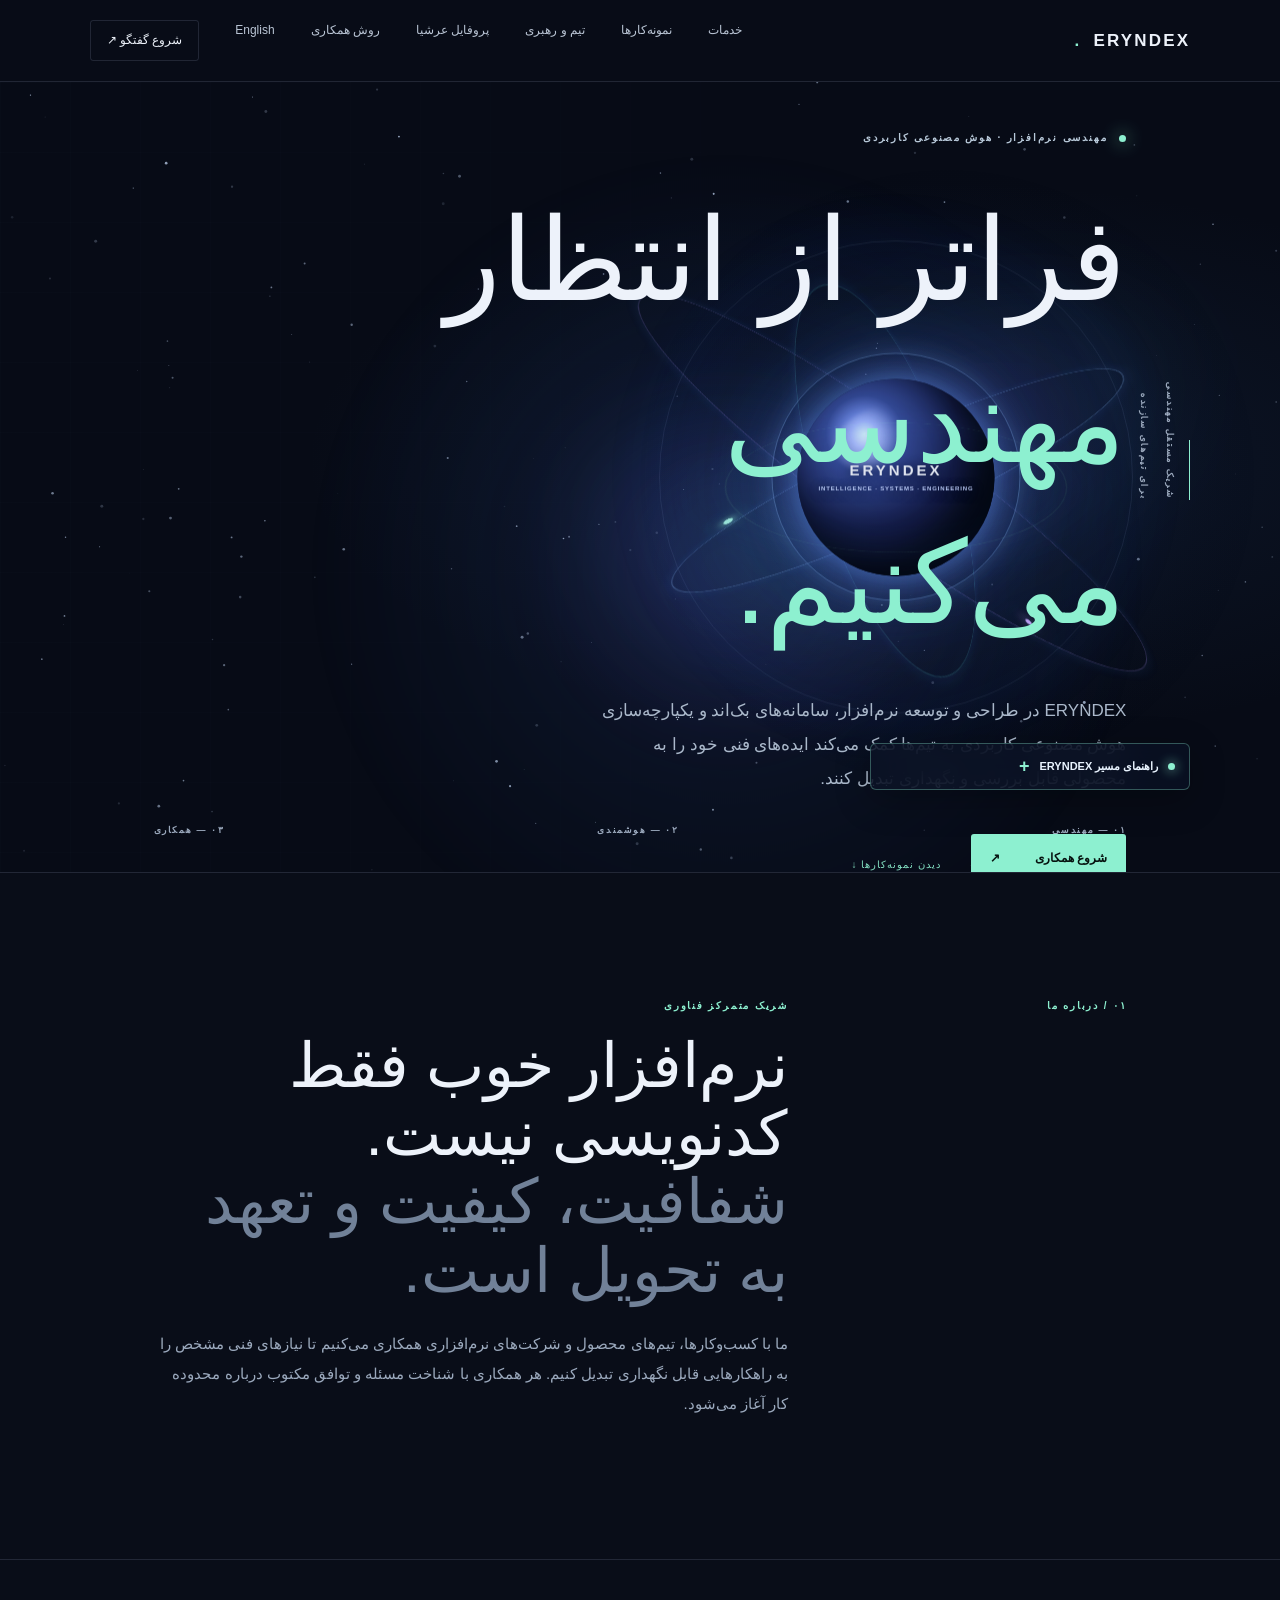
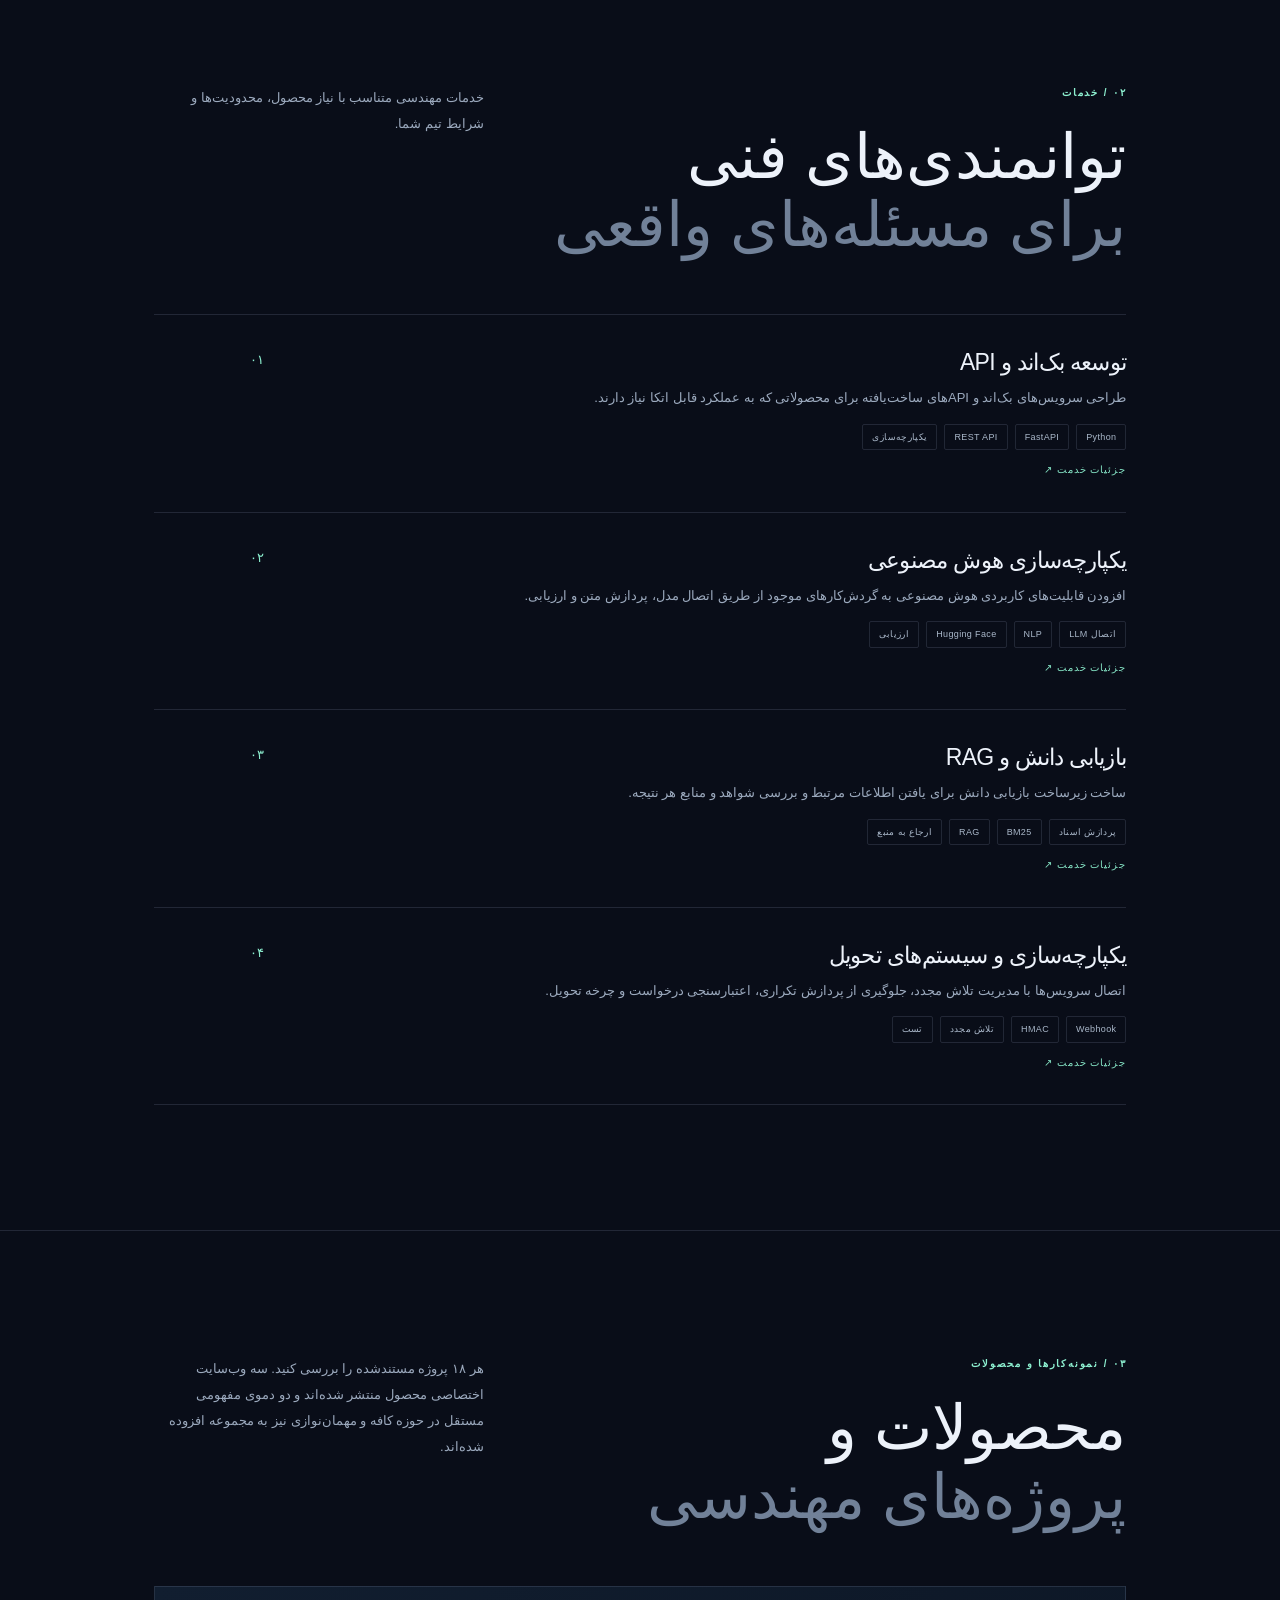
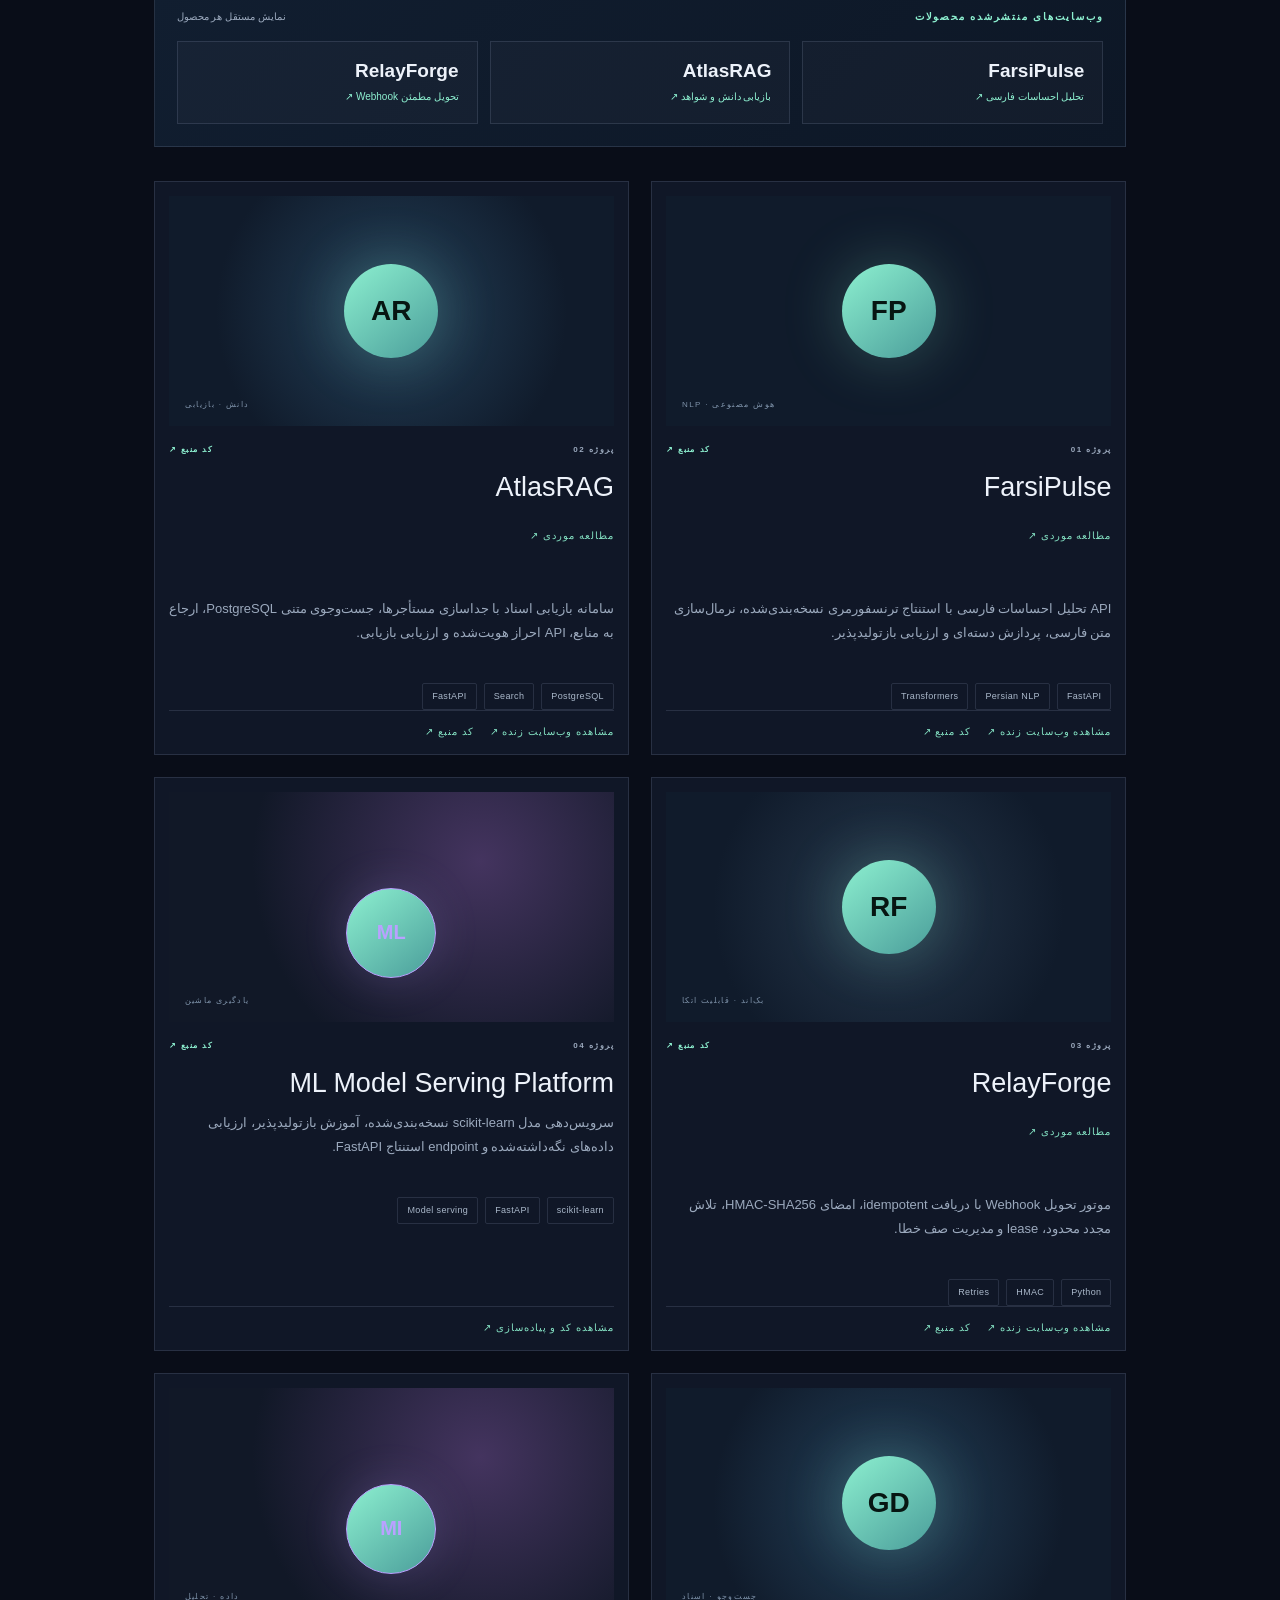
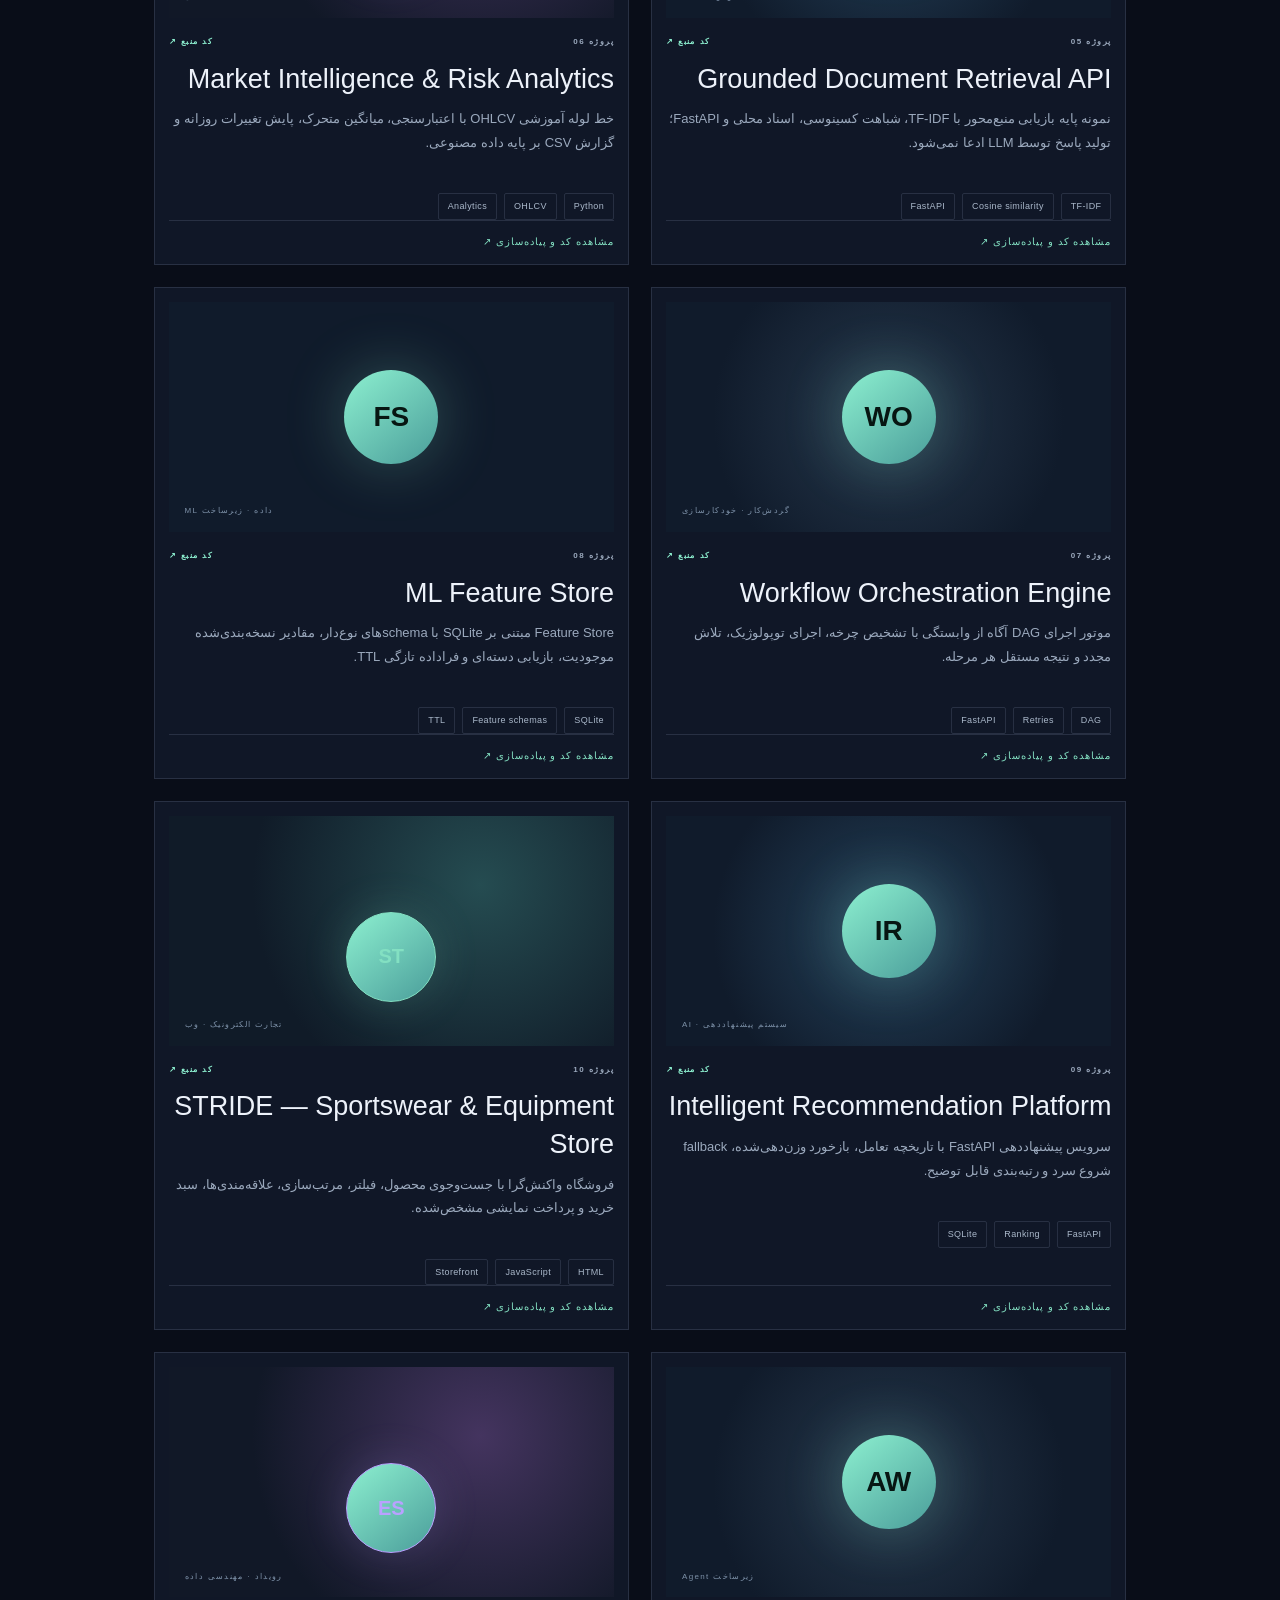
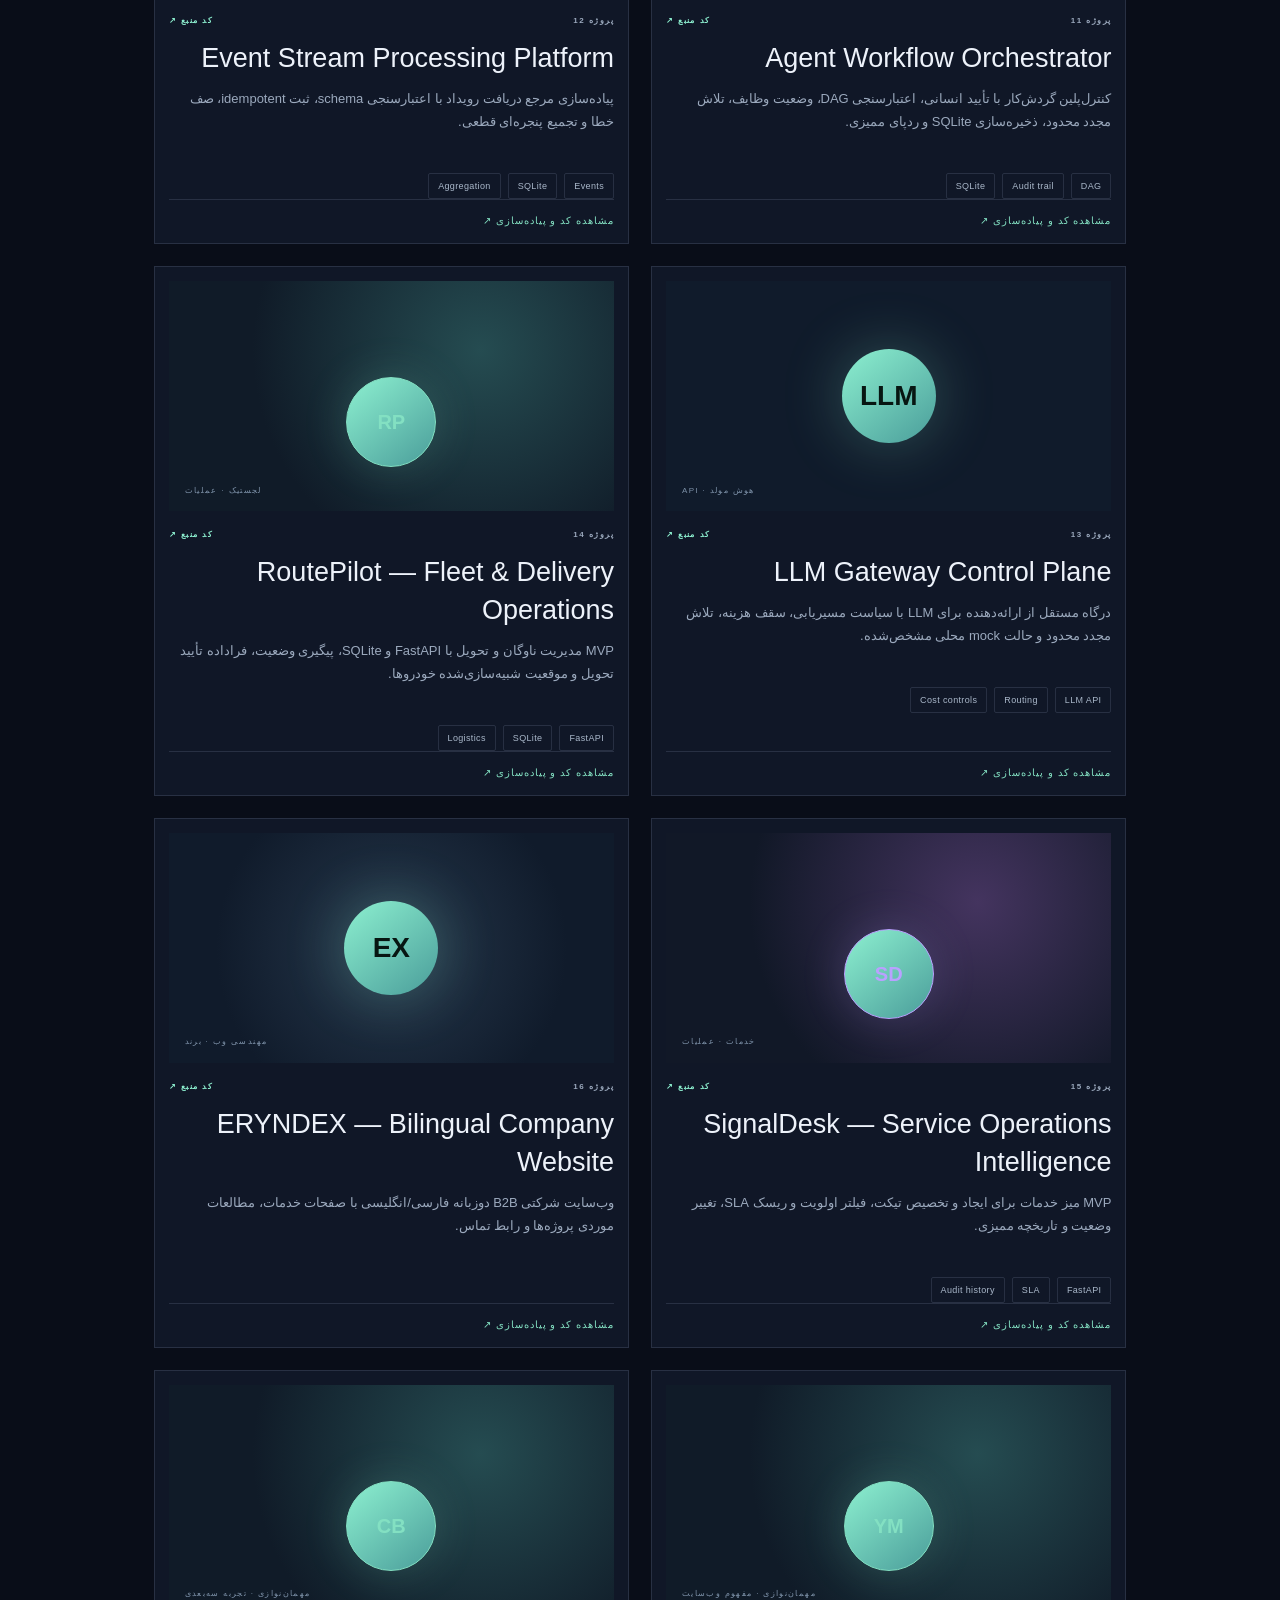
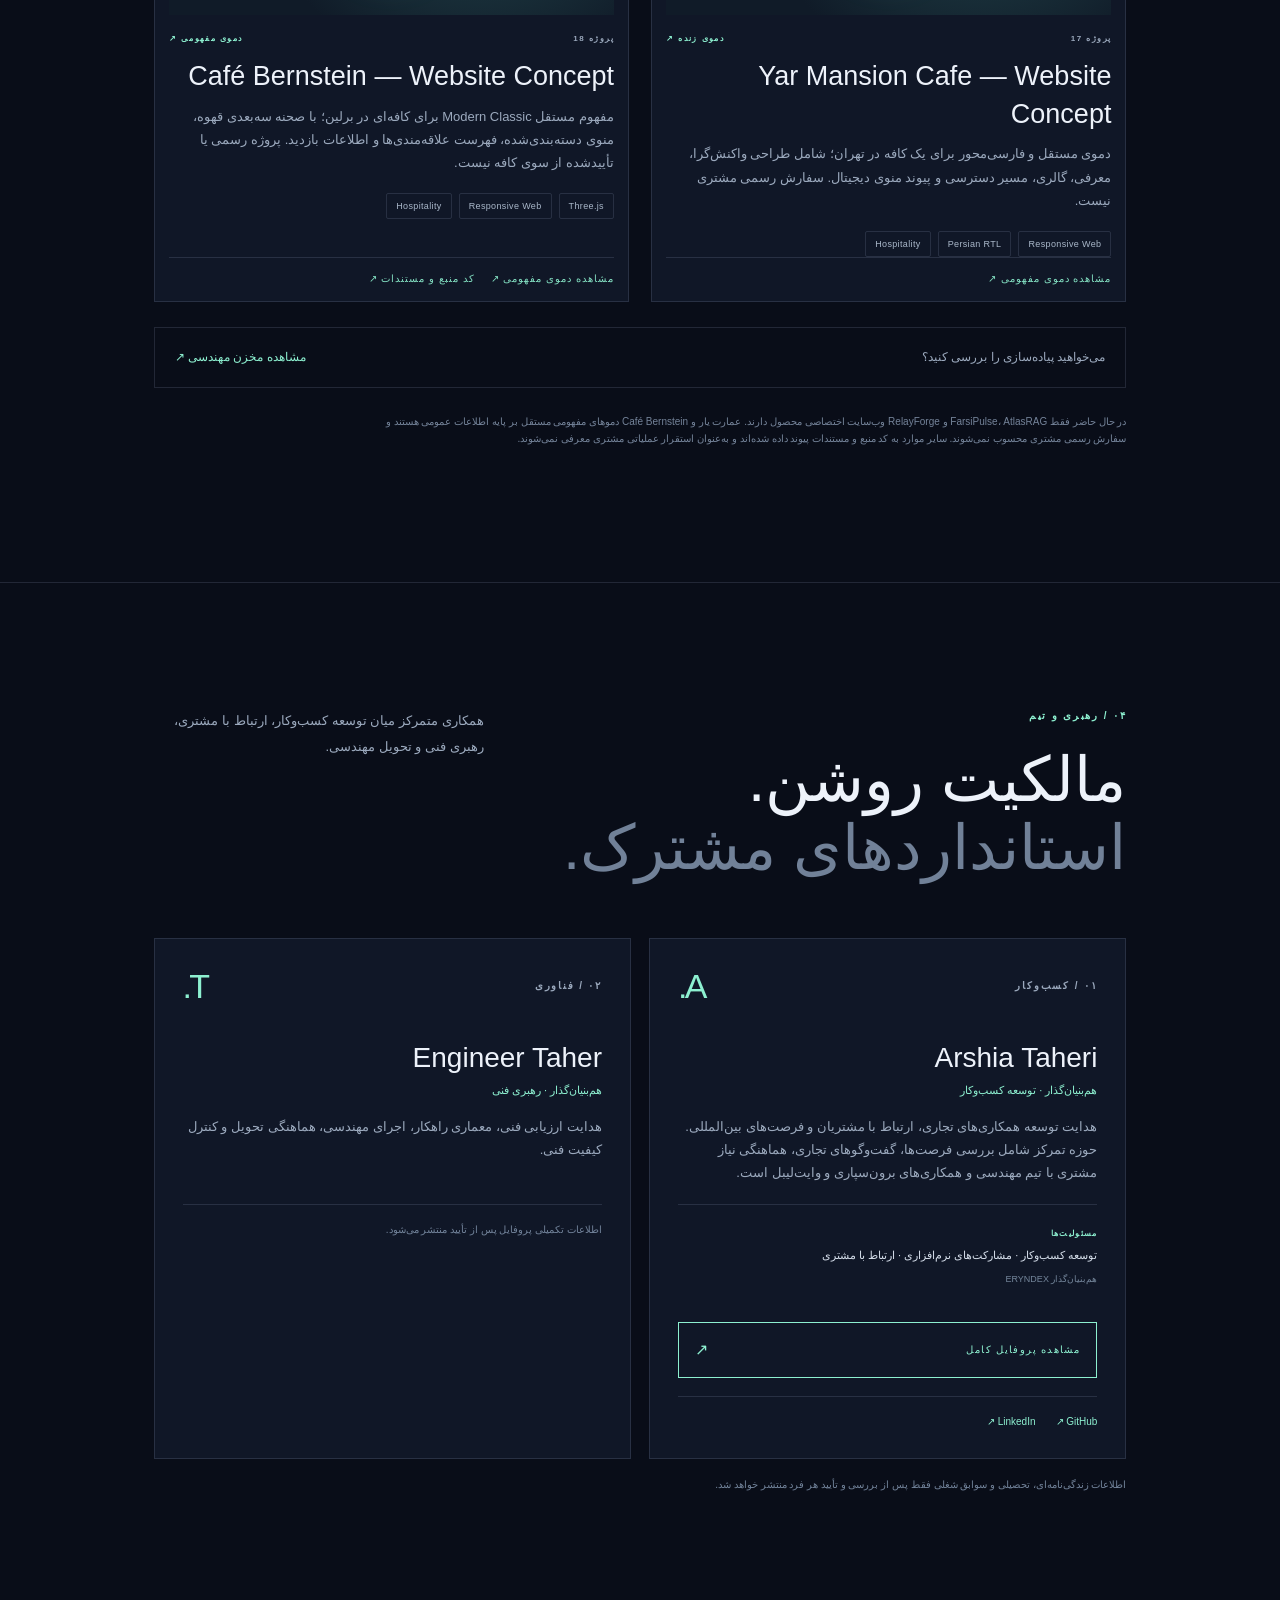
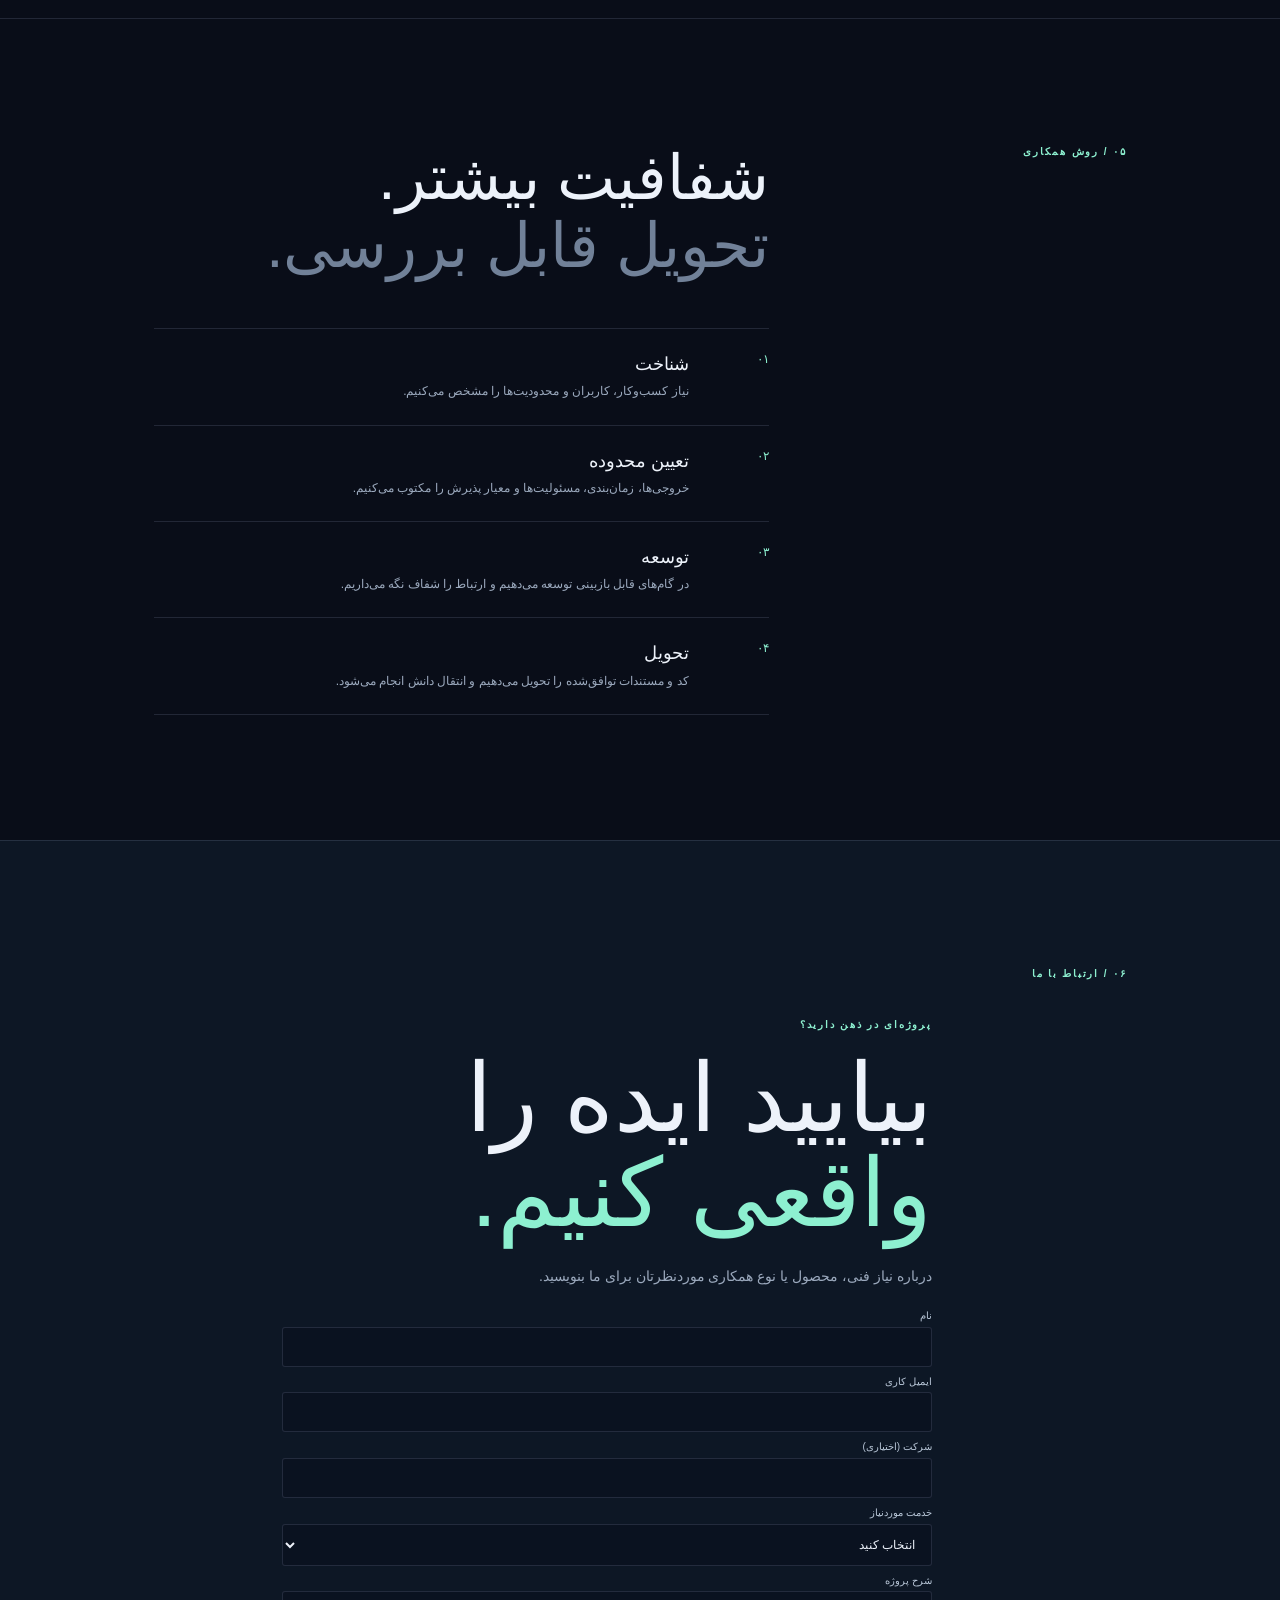
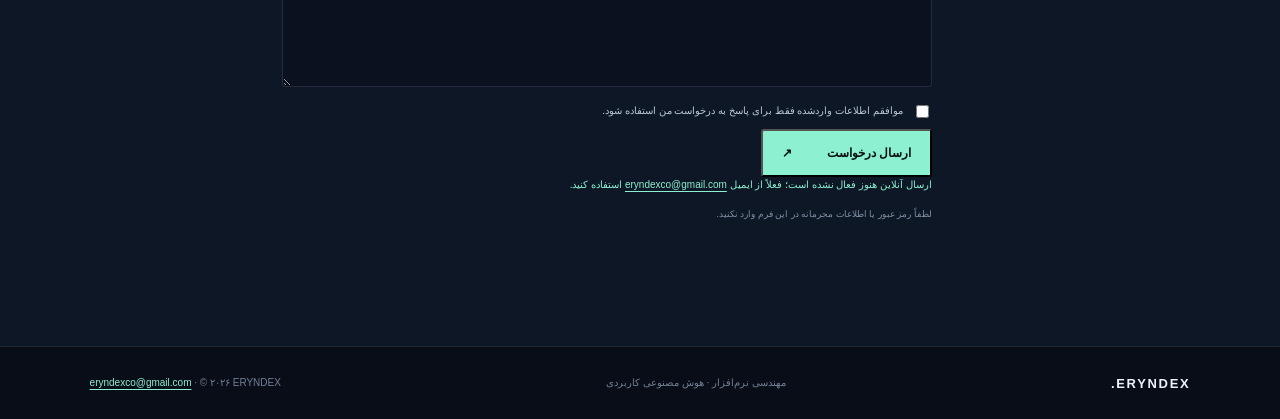
<file: website/fa/index.html>
<!doctype html><html lang="fa" dir="rtl"><head><meta charset="utf-8"><meta name="referrer" content="strict-origin-when-cross-origin"><meta http-equiv="Content-Security-Policy" content="default-src 'self'; base-uri 'self'; object-src 'none'; frame-ancestors 'none'; form-action 'self' mailto:; img-src 'self' data: https:; font-src 'self' https://fonts.gstatic.com; style-src 'self' 'unsafe-inline' https://fonts.googleapis.com; script-src 'self'; upgrade-insecure-requests"><meta name="viewport" content="width=device-width,initial-scale=1"><meta name="description" content="ERYNDEX؛ شریک مهندسی نرم‌افزار، بک‌اند و هوش مصنوعی کاربردی."><meta property="og:title" content="ایریندکس | مهندسی نرم‌افزار و هوش مصنوعی"><meta property="og:description" content="توسعه بک‌اند، API و یکپارچه‌سازی هوش مصنوعی کاربردی برای تیم‌های محصول."><meta property="og:type" content="website"><meta name="theme-color" content="#090d18"><meta property="og:url" content="https://eryndex.net/fa/"><link rel="canonical" href="https://eryndex.net/fa/"><link rel="alternate" hreflang="en" href="https://eryndex.net/"><link rel="alternate" hreflang="fa" href="https://eryndex.net/fa/"><link rel="alternate" hreflang="x-default" href="https://eryndex.net/"><meta name="theme-color" content="#090d18"><meta name="referrer" content="strict-origin-when-cross-origin"><title>ایریندکس | مهندسی نرم‌افزار و هوش مصنوعی</title><link rel="stylesheet" href="../assets/style.css"><style>body{font-family:Tahoma,Arial,sans-serif}h1,h2,h3{letter-spacing:0;line-height:1.4}.hero{padding-right:12vw}.hero-bottom{left:12vw;right:12vw}.service{grid-template-columns:1fr 60px 30px}.service-no{grid-column:2;grid-row:1}.service-arrow{grid-column:3;grid-row:1}.service>div:nth-child(2){grid-column:1;grid-row:1}.section-head{align-items:start}.intro{grid-template-columns:1fr 2.2fr}.body-copy,.hero-lead,.section-head>p{line-height:2}.contact-content{margin:35px 20% 0 0}.contact-form{direction:rtl}.contact-form .consent{flex-direction:row}.contact-form input,.contact-form select,.contact-form textarea{text-align:right}@media(max-width:800px){.intro{grid-template-columns:1fr}.contact-content{margin-right:0}}@media(max-width:600px){.service{grid-template-columns:1fr 35px 15px}.hero-bottom{left:7vw;right:7vw}}</style><script type="application/ld+json">{"@context":"https://schema.org","@graph":[{"@type":"Organization","@id":"https://eryndex.net/#organization","name":"ERYNDEX","alternateName":"ایریندکس","url":"https://eryndex.net/","description":"تیم توسعه نرم‌افزار با تمرکز بر بک‌اند، طراحی API، یکپارچه‌سازی هوش مصنوعی کاربردی و سیستم‌های بازیابی دانش.","email":"eryndexco@gmail.com","sameAs":["https://github.com/arshiataheri851-ops/eryndex"]},{"@type":"WebSite","@id":"https://eryndex.net/#website","url":"https://eryndex.net/fa/","name":"ایریندکس | ERYNDEX","publisher":{"@id":"https://eryndex.net/#organization"},"inLanguage":"fa"}]}</script>
</head><body><div class="progress" id="progress"></div><header class="header"><a class="logo" href="./">ERYNDEX<span class="logo-period">.</span></a><button class="menu-toggle" id="menuToggle" aria-label="باز و بسته کردن منو" aria-expanded="false"><span></span><span></span></button><nav id="nav"><a href="#services">خدمات</a><a href="#work">نمونه‌کارها</a><a href="#team">تیم و رهبری</a><a href="profile/">پروفایل عرشیا</a><a href="#approach">روش همکاری</a><a href="../">English</a><a class="nav-cta" href="#contact">شروع گفتگو ↗</a></nav></header><main id="home"><section class="hero"><div class="hero-grid"></div><div class="hero-glow"></div><canvas class="cosmos-canvas" id="cosmosCanvas" aria-hidden="true"></canvas><div class="nebula nebula-one" aria-hidden="true"></div><div class="nebula nebula-two" aria-hidden="true"></div><div class="galaxy-stage" aria-hidden="true"><div class="galaxy-orbit orbit-a"><i></i></div><div class="galaxy-orbit orbit-b"><i></i></div><div class="galaxy-orbit orbit-c"><i></i></div><div class="galaxy-core"><span>ERYNDEX</span><small>INTELLIGENCE · SYSTEMS · ENGINEERING</small></div></div><div class="hero-content"><div class="eyebrow"><span class="pulse"></span> مهندسی نرم‌افزار · هوش مصنوعی کاربردی</div><h1>فراتر از انتظار<br><em>مهندسی می‌کنیم.</em></h1><p class="hero-lead">ERYNDEX در طراحی و توسعه نرم‌افزار، سامانه‌های بک‌اند و یکپارچه‌سازی هوش مصنوعی کاربردی به تیم‌ها کمک می‌کند ایده‌های فنی خود را به محصولی قابل بررسی و نگهداری تبدیل کنند.</p><div class="hero-actions"><a class="btn btn-primary" href="#contact">شروع همکاری <span>↗</span></a><a class="text-link" href="#work">دیدن نمونه‌کارها ↓</a></div></div><div class="hero-aside"><span class="aside-line"></span><span>شریک مستقل مهندسی</span><span>برای تیم‌های سازنده</span></div><div class="hero-bottom"><span>۰۱ — مهندسی</span><span>۰۲ — هوشمندی</span><span>۰۳ — همکاری</span></div><aside class="orbit-guide" id="orbitGuide"><button class="guide-toggle" id="guideToggle" aria-expanded="false" aria-controls="guidePanel"><span class="guide-signal"></span><span>راهنمای مسیر ERYNDEX</span><b>+</b></button><div class="guide-panel" id="guidePanel" hidden><p class="guide-kicker">MISSION CONTROL</p><h3>دنبال چه چیزی هستید؟</h3><div class="guide-actions"><button data-guide="services">خدمات و توانمندی‌ها</button><button data-guide="work">نمونه‌کارهای فنی</button><button data-guide="contact">شروع همکاری</button></div><p class="guide-answer" id="guideAnswer" aria-live="polite">یک مسیر را انتخاب کنید تا راهنمایی‌تان کنم.</p></div></aside></section><section class="intro section-wrap"><div class="section-label">۰۱ / درباره ما</div><div class="intro-copy"><p class="overline">شریک متمرکز فناوری</p><h2>نرم‌افزار خوب فقط کدنویسی نیست.<br><span>شفافیت، کیفیت و تعهد به تحویل است.</span></h2><p class="body-copy">ما با کسب‌وکارها، تیم‌های محصول و شرکت‌های نرم‌افزاری همکاری می‌کنیم تا نیازهای فنی مشخص را به راهکارهایی قابل نگهداری تبدیل کنیم. هر همکاری با شناخت مسئله و توافق مکتوب درباره محدوده کار آغاز می‌شود.</p></div></section><section class="services section-wrap" id="services"><div class="section-head"><div><div class="section-label">۰۲ / خدمات</div><h2>توانمندی‌های فنی<br><span>برای مسئله‌های واقعی</span></h2></div><p>خدمات مهندسی متناسب با نیاز محصول، محدودیت‌ها و شرایط تیم شما.</p></div><div class="service-list"><article class="service"><div class="service-no">۰۱</div><div><h3>توسعه بک‌اند و API</h3><p>طراحی سرویس‌های بک‌اند و APIهای ساخت‌یافته برای محصولاتی که به عملکرد قابل اتکا نیاز دارند.</p><div class="tags"><span>Python</span><span>FastAPI</span><span>REST API</span><span>یکپارچه‌سازی</span></div><a class="text-link" href="../services/backend-api/">جزئیات خدمت ↗</a></div></article><article class="service"><div class="service-no">۰۲</div><div><h3>یکپارچه‌سازی هوش مصنوعی</h3><p>افزودن قابلیت‌های کاربردی هوش مصنوعی به گردش‌کارهای موجود از طریق اتصال مدل، پردازش متن و ارزیابی.</p><div class="tags"><span>اتصال LLM</span><span>NLP</span><span>Hugging Face</span><span>ارزیابی</span></div><a class="text-link" href="../services/applied-ai/">جزئیات خدمت ↗</a></div></article><article class="service"><div class="service-no">۰۳</div><div><h3>بازیابی دانش و RAG</h3><p>ساخت زیرساخت بازیابی دانش برای یافتن اطلاعات مرتبط و بررسی شواهد و منابع هر نتیجه.</p><div class="tags"><span>پردازش اسناد</span><span>BM25</span><span>RAG</span><span>ارجاع به منبع</span></div><a class="text-link" href="../services/rag-knowledge/">جزئیات خدمت ↗</a></div></article><article class="service"><div class="service-no">۰۴</div><div><h3>یکپارچه‌سازی و سیستم‌های تحویل</h3><p>اتصال سرویس‌ها با مدیریت تلاش مجدد، جلوگیری از پردازش تکراری، اعتبارسنجی درخواست و چرخه تحویل.</p><div class="tags"><span>Webhook</span><span>HMAC</span><span>تلاش مجدد</span><span>تست</span></div><a class="text-link" href="../services/integration-delivery/">جزئیات خدمت ↗</a></div></article></div></section><section class="work section-wrap" id="work"><div class="section-head"><div><div class="section-label">۰۳ / نمونه‌کارها و محصولات</div><h2>محصولات و<br><span>پروژه‌های مهندسی</span></h2></div><p>هر ۱۸ پروژه مستندشده را بررسی کنید. سه وب‌سایت اختصاصی محصول منتشر شده‌اند و دو دموی مفهومی مستقل در حوزه کافه و مهمان‌نوازی نیز به مجموعه افزوده شده‌اند.</p></div>
<div class="live-products"><div class="live-products-head"><span class="section-label">وب‌سایت‌های منتشرشده محصولات</span><span>نمایش مستقل هر محصول</span></div><div class="live-product-links"><a href="https://farsipulse.onrender.com" target="_blank" rel="noopener noreferrer"><b>FarsiPulse</b><span>تحلیل احساسات فارسی ↗</span></a><a href="https://atlasrag-6eab.onrender.com" target="_blank" rel="noopener noreferrer"><b>AtlasRAG</b><span>بازیابی دانش و شواهد ↗</span></a><a href="https://relayforge-rcpo.onrender.com" target="_blank" rel="noopener noreferrer"><b>RelayForge</b><span>تحویل مطمئن Webhook ↗</span></a></div></div>
<div class="work-grid"><article class="work-card"><div class="work-art art-pulse"><div class="pulse-core">FP</div><span class="art-caption">هوش مصنوعی · NLP</span></div><div class="work-meta"><span>پروژه 01</span><a href="https://github.com/arshiataheri851-ops/arshiataheri851-ops/tree/main/projects/persian-sentiment-api" target="_blank" rel="noopener noreferrer">کد منبع ↗</a></div><h3>FarsiPulse</h3><p><a class="text-link" href="../work/farsipulse/">مطالعه موردی ↗</a></p><p>API تحلیل احساسات فارسی با استنتاج ترنسفورمری نسخه‌بندی‌شده، نرمال‌سازی متن فارسی، پردازش دسته‌ای و ارزیابی بازتولیدپذیر.</p><div class="tags"><span>FastAPI</span><span>Persian NLP</span><span>Transformers</span></div><div class="work-actions"><a class="text-link" href="https://farsipulse.onrender.com" target="_blank" rel="noopener noreferrer">مشاهده وب‌سایت زنده ↗</a><a class="text-link" href="https://github.com/arshiataheri851-ops/arshiataheri851-ops/tree/main/projects/persian-sentiment-api" target="_blank" rel="noopener noreferrer">کد منبع ↗</a></div></article>
<article class="work-card"><div class="work-art art-rag"><div class="pulse-core">AR</div><span class="art-caption">دانش · بازیابی</span></div><div class="work-meta"><span>پروژه 02</span><a href="https://github.com/arshiataheri851-ops/arshiataheri851-ops/tree/main/projects/production-rag-service" target="_blank" rel="noopener noreferrer">کد منبع ↗</a></div><h3>AtlasRAG</h3><p><a class="text-link" href="../work/atlasrag/">مطالعه موردی ↗</a></p><p>سامانه بازیابی اسناد با جداسازی مستأجرها، جست‌وجوی متنی PostgreSQL، ارجاع به منابع، API احراز هویت‌شده و ارزیابی بازیابی.</p><div class="tags"><span>PostgreSQL</span><span>Search</span><span>FastAPI</span></div><div class="work-actions"><a class="text-link" href="https://atlasrag-6eab.onrender.com" target="_blank" rel="noopener noreferrer">مشاهده وب‌سایت زنده ↗</a><a class="text-link" href="https://github.com/arshiataheri851-ops/arshiataheri851-ops/tree/main/projects/production-rag-service" target="_blank" rel="noopener noreferrer">کد منبع ↗</a></div></article>
<article class="work-card"><div class="work-art art-relay"><div class="pulse-core">RF</div><span class="art-caption">بک‌اند · قابلیت اتکا</span></div><div class="work-meta"><span>پروژه 03</span><a href="https://github.com/arshiataheri851-ops/arshiataheri851-ops/tree/main/projects/webhook-reliability-platform" target="_blank" rel="noopener noreferrer">کد منبع ↗</a></div><h3>RelayForge</h3><p><a class="text-link" href="../work/relayforge/">مطالعه موردی ↗</a></p><p>موتور تحویل Webhook با دریافت idempotent، امضای HMAC-SHA256، تلاش مجدد محدود، lease و مدیریت صف خطا.</p><div class="tags"><span>Python</span><span>HMAC</span><span>Retries</span></div><div class="work-actions"><a class="text-link" href="https://relayforge-rcpo.onrender.com" target="_blank" rel="noopener noreferrer">مشاهده وب‌سایت زنده ↗</a><a class="text-link" href="https://github.com/arshiataheri851-ops/arshiataheri851-ops/tree/main/projects/webhook-reliability-platform" target="_blank" rel="noopener noreferrer">کد منبع ↗</a></div></article>
<article class="work-card"><div class="work-art art-signal"><div class="pulse-core">ML</div><span class="art-caption">یادگیری ماشین</span></div><div class="work-meta"><span>پروژه 04</span><a href="https://github.com/arshiataheri851-ops/arshiataheri851-ops/tree/main/projects/ml-model-serving-platform" target="_blank" rel="noopener noreferrer">کد منبع ↗</a></div><h3>ML Model Serving Platform</h3><p>سرویس‌دهی مدل scikit-learn نسخه‌بندی‌شده، آموزش بازتولیدپذیر، ارزیابی داده‌های نگه‌داشته‌شده و endpoint استنتاج FastAPI.</p><div class="tags"><span>scikit-learn</span><span>FastAPI</span><span>Model serving</span></div><div class="work-actions"><a class="text-link" href="https://github.com/arshiataheri851-ops/arshiataheri851-ops/tree/main/projects/ml-model-serving-platform" target="_blank" rel="noopener noreferrer">مشاهده کد و پیاده‌سازی ↗</a></div></article>
<article class="work-card"><div class="work-art art-rag"><div class="pulse-core">GD</div><span class="art-caption">جست‌وجو · اسناد</span></div><div class="work-meta"><span>پروژه 05</span><a href="https://github.com/arshiataheri851-ops/arshiataheri851-ops/tree/main/projects/grounded-document-retrieval" target="_blank" rel="noopener noreferrer">کد منبع ↗</a></div><h3>Grounded Document Retrieval API</h3><p>نمونه پایه بازیابی منبع‌محور با TF-IDF، شباهت کسینوسی، اسناد محلی و FastAPI؛ تولید پاسخ توسط LLM ادعا نمی‌شود.</p><div class="tags"><span>TF-IDF</span><span>Cosine similarity</span><span>FastAPI</span></div><div class="work-actions"><a class="text-link" href="https://github.com/arshiataheri851-ops/arshiataheri851-ops/tree/main/projects/grounded-document-retrieval" target="_blank" rel="noopener noreferrer">مشاهده کد و پیاده‌سازی ↗</a></div></article>
<article class="work-card"><div class="work-art art-signal"><div class="pulse-core">MI</div><span class="art-caption">داده · تحلیل</span></div><div class="work-meta"><span>پروژه 06</span><a href="https://github.com/arshiataheri851-ops/arshiataheri851-ops/tree/main/projects/market-intelligence-risk-engine" target="_blank" rel="noopener noreferrer">کد منبع ↗</a></div><h3>Market Intelligence & Risk Analytics</h3><p>خط لوله آموزشی OHLCV با اعتبارسنجی، میانگین متحرک، پایش تغییرات روزانه و گزارش CSV بر پایه داده مصنوعی.</p><div class="tags"><span>Python</span><span>OHLCV</span><span>Analytics</span></div><div class="work-actions"><a class="text-link" href="https://github.com/arshiataheri851-ops/arshiataheri851-ops/tree/main/projects/market-intelligence-risk-engine" target="_blank" rel="noopener noreferrer">مشاهده کد و پیاده‌سازی ↗</a></div></article>
<article class="work-card"><div class="work-art art-relay"><div class="pulse-core">WO</div><span class="art-caption">گردش‌کار · خودکارسازی</span></div><div class="work-meta"><span>پروژه 07</span><a href="https://github.com/arshiataheri851-ops/arshiataheri851-ops/tree/main/projects/workflow-orchestration-engine" target="_blank" rel="noopener noreferrer">کد منبع ↗</a></div><h3>Workflow Orchestration Engine</h3><p>موتور اجرای DAG آگاه از وابستگی با تشخیص چرخه، اجرای توپولوژیک، تلاش مجدد و نتیجه مستقل هر مرحله.</p><div class="tags"><span>DAG</span><span>Retries</span><span>FastAPI</span></div><div class="work-actions"><a class="text-link" href="https://github.com/arshiataheri851-ops/arshiataheri851-ops/tree/main/projects/workflow-orchestration-engine" target="_blank" rel="noopener noreferrer">مشاهده کد و پیاده‌سازی ↗</a></div></article>
<article class="work-card"><div class="work-art art-pulse"><div class="pulse-core">FS</div><span class="art-caption">داده · زیرساخت ML</span></div><div class="work-meta"><span>پروژه 08</span><a href="https://github.com/arshiataheri851-ops/arshiataheri851-ops/tree/main/projects/ml-feature-store" target="_blank" rel="noopener noreferrer">کد منبع ↗</a></div><h3>ML Feature Store</h3><p>Feature Store مبتنی بر SQLite با schemaهای نوع‌دار، مقادیر نسخه‌بندی‌شده موجودیت، بازیابی دسته‌ای و فراداده تازگی TTL.</p><div class="tags"><span>SQLite</span><span>Feature schemas</span><span>TTL</span></div><div class="work-actions"><a class="text-link" href="https://github.com/arshiataheri851-ops/arshiataheri851-ops/tree/main/projects/ml-feature-store" target="_blank" rel="noopener noreferrer">مشاهده کد و پیاده‌سازی ↗</a></div></article>
<article class="work-card"><div class="work-art art-rag"><div class="pulse-core">IR</div><span class="art-caption">سیستم پیشنهاددهی · AI</span></div><div class="work-meta"><span>پروژه 09</span><a href="https://github.com/arshiataheri851-ops/arshiataheri851-ops/tree/main/projects/intelligent-recommendation-platform" target="_blank" rel="noopener noreferrer">کد منبع ↗</a></div><h3>Intelligent Recommendation Platform</h3><p>سرویس پیشنهاددهی FastAPI با تاریخچه تعامل، بازخورد وزن‌دهی‌شده، fallback شروع سرد و رتبه‌بندی قابل توضیح.</p><div class="tags"><span>FastAPI</span><span>Ranking</span><span>SQLite</span></div><div class="work-actions"><a class="text-link" href="https://github.com/arshiataheri851-ops/arshiataheri851-ops/tree/main/projects/intelligent-recommendation-platform" target="_blank" rel="noopener noreferrer">مشاهده کد و پیاده‌سازی ↗</a></div></article>
<article class="work-card"><div class="work-art art-route"><div class="pulse-core">ST</div><span class="art-caption">تجارت الکترونیک · وب</span></div><div class="work-meta"><span>پروژه 10</span><a href="https://github.com/arshiataheri851-ops/arshiataheri851-ops/tree/main/projects/stride-store" target="_blank" rel="noopener noreferrer">کد منبع ↗</a></div><h3>STRIDE — Sportswear & Equipment Store</h3><p>فروشگاه واکنش‌گرا با جست‌وجوی محصول، فیلتر، مرتب‌سازی، علاقه‌مندی‌ها، سبد خرید و پرداخت نمایشی مشخص‌شده.</p><div class="tags"><span>HTML</span><span>JavaScript</span><span>Storefront</span></div><div class="work-actions"><a class="text-link" href="https://github.com/arshiataheri851-ops/arshiataheri851-ops/tree/main/projects/stride-store" target="_blank" rel="noopener noreferrer">مشاهده کد و پیاده‌سازی ↗</a></div></article>
<article class="work-card"><div class="work-art art-relay"><div class="pulse-core">AW</div><span class="art-caption">زیرساخت Agent</span></div><div class="work-meta"><span>پروژه 11</span><a href="https://github.com/arshiataheri851-ops/arshiataheri851-ops/tree/main/projects/agent-workflow-orchestrator" target="_blank" rel="noopener noreferrer">کد منبع ↗</a></div><h3>Agent Workflow Orchestrator</h3><p>کنترل‌پلین گردش‌کار با تأیید انسانی، اعتبارسنجی DAG، وضعیت وظایف، تلاش مجدد محدود، ذخیره‌سازی SQLite و ردپای ممیزی.</p><div class="tags"><span>DAG</span><span>Audit trail</span><span>SQLite</span></div><div class="work-actions"><a class="text-link" href="https://github.com/arshiataheri851-ops/arshiataheri851-ops/tree/main/projects/agent-workflow-orchestrator" target="_blank" rel="noopener noreferrer">مشاهده کد و پیاده‌سازی ↗</a></div></article>
<article class="work-card"><div class="work-art art-signal"><div class="pulse-core">ES</div><span class="art-caption">رویداد · مهندسی داده</span></div><div class="work-meta"><span>پروژه 12</span><a href="https://github.com/arshiataheri851-ops/arshiataheri851-ops/tree/main/projects/event-stream-processing-platform" target="_blank" rel="noopener noreferrer">کد منبع ↗</a></div><h3>Event Stream Processing Platform</h3><p>پیاده‌سازی مرجع دریافت رویداد با اعتبارسنجی schema، ثبت idempotent، صف خطا و تجمیع پنجره‌ای قطعی.</p><div class="tags"><span>Events</span><span>SQLite</span><span>Aggregation</span></div><div class="work-actions"><a class="text-link" href="https://github.com/arshiataheri851-ops/arshiataheri851-ops/tree/main/projects/event-stream-processing-platform" target="_blank" rel="noopener noreferrer">مشاهده کد و پیاده‌سازی ↗</a></div></article>
<article class="work-card"><div class="work-art art-pulse"><div class="pulse-core">LLM</div><span class="art-caption">هوش مولد · API</span></div><div class="work-meta"><span>پروژه 13</span><a href="https://github.com/arshiataheri851-ops/arshiataheri851-ops/tree/main/projects/llm-gateway-control-plane" target="_blank" rel="noopener noreferrer">کد منبع ↗</a></div><h3>LLM Gateway Control Plane</h3><p>درگاه مستقل از ارائه‌دهنده برای LLM با سیاست مسیریابی، سقف هزینه، تلاش مجدد محدود و حالت mock محلی مشخص‌شده.</p><div class="tags"><span>LLM API</span><span>Routing</span><span>Cost controls</span></div><div class="work-actions"><a class="text-link" href="https://github.com/arshiataheri851-ops/arshiataheri851-ops/tree/main/projects/llm-gateway-control-plane" target="_blank" rel="noopener noreferrer">مشاهده کد و پیاده‌سازی ↗</a></div></article>
<article class="work-card"><div class="work-art art-route"><div class="pulse-core">RP</div><span class="art-caption">لجستیک · عملیات</span></div><div class="work-meta"><span>پروژه 14</span><a href="https://github.com/arshiataheri851-ops/arshiataheri851-ops/tree/main/projects/routepilot" target="_blank" rel="noopener noreferrer">کد منبع ↗</a></div><h3>RoutePilot — Fleet & Delivery Operations</h3><p>MVP مدیریت ناوگان و تحویل با FastAPI و SQLite، پیگیری وضعیت، فراداده تأیید تحویل و موقعیت شبیه‌سازی‌شده خودروها.</p><div class="tags"><span>FastAPI</span><span>SQLite</span><span>Logistics</span></div><div class="work-actions"><a class="text-link" href="https://github.com/arshiataheri851-ops/arshiataheri851-ops/tree/main/projects/routepilot" target="_blank" rel="noopener noreferrer">مشاهده کد و پیاده‌سازی ↗</a></div></article>
<article class="work-card"><div class="work-art art-signal"><div class="pulse-core">SD</div><span class="art-caption">خدمات · عملیات</span></div><div class="work-meta"><span>پروژه 15</span><a href="https://github.com/arshiataheri851-ops/arshiataheri851-ops/tree/main/projects/signaldesk" target="_blank" rel="noopener noreferrer">کد منبع ↗</a></div><h3>SignalDesk — Service Operations Intelligence</h3><p>MVP میز خدمات برای ایجاد و تخصیص تیکت، فیلتر اولویت و ریسک SLA، تغییر وضعیت و تاریخچه ممیزی.</p><div class="tags"><span>FastAPI</span><span>SLA</span><span>Audit history</span></div><div class="work-actions"><a class="text-link" href="https://github.com/arshiataheri851-ops/arshiataheri851-ops/tree/main/projects/signaldesk" target="_blank" rel="noopener noreferrer">مشاهده کد و پیاده‌سازی ↗</a></div></article>
<article class="work-card"><div class="work-art art-relay"><div class="pulse-core">EX</div><span class="art-caption">مهندسی وب · برند</span></div><div class="work-meta"><span>پروژه 16</span><a href="https://github.com/arshiataheri851-ops/arshiataheri851-ops/tree/main/projects/eryndex-company-website" target="_blank" rel="noopener noreferrer">کد منبع ↗</a></div><h3>ERYNDEX — Bilingual Company Website</h3><p>وب‌سایت شرکتی B2B دوزبانه فارسی/انگلیسی با صفحات خدمات، مطالعات موردی پروژه‌ها و رابط تماس.</p><div class="work-actions"><a class="text-link" href="https://github.com/arshiataheri851-ops/arshiataheri851-ops/tree/main/projects/eryndex-company-website" target="_blank" rel="noopener noreferrer">مشاهده کد و پیاده‌سازی ↗</a></div></article>
<article class="work-card"><div class="work-art art-route"><div class="pulse-core">YM</div><span class="art-caption">مهمان‌نوازی · مفهوم وب‌سایت</span></div><div class="work-meta"><span>پروژه 17</span><a href="../demos/yar-mansion/" target="_blank" rel="noopener noreferrer">دموی زنده ↗</a></div><h3>Yar Mansion Cafe — Website Concept</h3><p>دموی مستقل و فارسی‌محور برای یک کافه در تهران؛ شامل طراحی واکنش‌گرا، معرفی، گالری، مسیر دسترسی و پیوند منوی دیجیتال. سفارش رسمی مشتری نیست.</p><div class="tags"><span>Responsive Web</span><span>Persian RTL</span><span>Hospitality</span></div><div class="work-actions"><a class="text-link" href="../demos/yar-mansion/" target="_blank" rel="noopener noreferrer">مشاهده دموی مفهومی ↗</a></div></article>
<article class="work-card"><div class="work-art art-route"><div class="pulse-core">CB</div><span class="art-caption">مهمان‌نوازی · تجربه سه‌بعدی</span></div><div class="work-meta"><span>پروژه 18</span><a href="../demos/cafe-bernstein/" target="_blank" rel="noopener noreferrer">دموی مفهومی ↗</a></div><h3>Café Bernstein — Website Concept</h3><p>مفهوم مستقل Modern Classic برای کافه‌ای در برلین؛ با صحنه سه‌بعدی قهوه، منوی دسته‌بندی‌شده، فهرست علاقه‌مندی‌ها و اطلاعات بازدید. پروژه رسمی یا تأییدشده از سوی کافه نیست.</p><div class="tags"><span>Three.js</span><span>Responsive Web</span><span>Hospitality</span></div><div class="work-actions"><a class="text-link" href="../demos/cafe-bernstein/" target="_blank" rel="noopener noreferrer">مشاهده دموی مفهومی ↗</a><a class="text-link" href="https://github.com/arshiataheri851-ops/eryndex/tree/main/website/demos/cafe-bernstein" target="_blank" rel="noopener noreferrer">کد منبع و مستندات ↗</a></div></article></div><div class="repo-link"><span>می‌خواهید پیاده‌سازی را بررسی کنید؟</span><a href="https://github.com/arshiataheri851-ops/arshiataheri851-ops" target="_blank" rel="noopener noreferrer">مشاهده مخزن مهندسی ↗</a></div><p class="fine-print">در حال حاضر فقط FarsiPulse، AtlasRAG و RelayForge وب‌سایت اختصاصی محصول دارند. عمارت یار و Café Bernstein دموهای مفهومی مستقل بر پایه اطلاعات عمومی هستند و سفارش رسمی مشتری محسوب نمی‌شوند. سایر موارد به کد منبع و مستندات پیوند داده شده‌اند و به‌عنوان استقرار عملیاتی مشتری معرفی نمی‌شوند.</p></section><section class="team section-wrap" id="team"><div class="section-head"><div><div class="section-label">۰۴ / رهبری و تیم</div><h2>مالکیت روشن.<br><span>استانداردهای مشترک.</span></h2></div><p>همکاری متمرکز میان توسعه کسب‌وکار، ارتباط با مشتری، رهبری فنی و تحویل مهندسی.</p></div><div class="team-grid">
<article class="person-card"><div class="person-top"><span>۰۱ / کسب‌وکار</span><span class="person-mark">A.</span></div><h3>Arshia Taheri</h3><p class="role">هم‌بنیان‌گذار · توسعه کسب‌وکار</p><p>هدایت توسعه همکاری‌های تجاری، ارتباط با مشتریان و فرصت‌های بین‌المللی. حوزه تمرکز شامل بررسی فرصت‌ها، گفت‌وگوهای تجاری، هماهنگی نیاز مشتری با تیم مهندسی و همکاری‌های برون‌سپاری و وایت‌لیبل است.</p><div class="resume-mini"><b>مسئولیت‌ها</b><span>توسعه کسب‌وکار · مشارکت‌های نرم‌افزاری · ارتباط با مشتری</span><small>هم‌بنیان‌گذار ERYNDEX</small></div><a class="profile-card-link" href="profile/">مشاهده پروفایل کامل <span>↗</span></a><div class="person-links"><a href="https://github.com/arshiataheri851-ops" target="_blank" rel="noopener">GitHub ↗</a><a href="https://www.linkedin.com/in/arshia-taher-5b85b33b2/" target="_blank" rel="noopener">LinkedIn ↗</a></div></article>
<article class="person-card"><div class="person-top"><span>۰۲ / فناوری</span><span class="person-mark">T.</span></div><h3>Engineer Taher</h3><p class="role">هم‌بنیان‌گذار · رهبری فنی</p><p>هدایت ارزیابی فنی، معماری راهکار، اجرای مهندسی، هماهنگی تحویل و کنترل کیفیت فنی.</p><div class="person-links"><span>اطلاعات تکمیلی پروفایل پس از تأیید منتشر می‌شود.</span></div></article>
</div><div class="team-note">اطلاعات زندگی‌نامه‌ای، تحصیلی و سوابق شغلی فقط پس از بررسی و تأیید هر فرد منتشر خواهد شد.</div></section><section class="approach section-wrap" id="approach"><div class="section-label">۰۵ / روش همکاری</div><div class="approach-main"><h2>شفافیت بیشتر.<br><span>تحویل قابل بررسی.</span></h2><div class="steps"><div class="step"><b>۰۱</b><div><h3>شناخت</h3><p>نیاز کسب‌وکار، کاربران و محدودیت‌ها را مشخص می‌کنیم.</p></div></div><div class="step"><b>۰۲</b><div><h3>تعیین محدوده</h3><p>خروجی‌ها، زمان‌بندی، مسئولیت‌ها و معیار پذیرش را مکتوب می‌کنیم.</p></div></div><div class="step"><b>۰۳</b><div><h3>توسعه</h3><p>در گام‌های قابل بازبینی توسعه می‌دهیم و ارتباط را شفاف نگه می‌داریم.</p></div></div><div class="step"><b>۰۴</b><div><h3>تحویل</h3><p>کد و مستندات توافق‌شده را تحویل می‌دهیم و انتقال دانش انجام می‌شود.</p></div></div></div></div></section><section class="contact section-wrap" id="contact"><div class="section-label">۰۶ / ارتباط با ما</div><div class="contact-content"><p class="overline">پروژه‌ای در ذهن دارید؟</p><h2>بیایید ایده را<br><em>واقعی کنیم.</em></h2><p>درباره نیاز فنی، محصول یا نوع همکاری موردنظرتان برای ما بنویسید.</p><form class="contact-form" id="contactForm" novalidate>
<label for="contactName">نام</label><input id="contactName" name="name" maxlength="80" required autocomplete="name">
<label for="contactEmail">ایمیل کاری</label><input id="contactEmail" name="email" type="email" maxlength="254" required autocomplete="email">
<label for="contactCompany">شرکت (اختیاری)</label><input id="contactCompany" name="company" maxlength="100" autocomplete="organization">
<label for="contactService">خدمت موردنیاز</label><select id="contactService" name="service" required><option value="">انتخاب کنید</option><option>Backend & API Engineering</option><option>Applied AI Integration</option><option>Knowledge Retrieval & RAG</option><option>Integration & Delivery Systems</option><option>سایر موارد</option></select>
<label for="contactMessage">شرح پروژه</label><textarea id="contactMessage" name="message" rows="5" minlength="20" maxlength="3000" required></textarea>
<div class="hp-field" aria-hidden="true"><label for="website">این فیلد را خالی بگذارید</label><input id="website" name="website" tabindex="-1" autocomplete="off"></div>
<label class="consent"><input type="checkbox" id="contactConsent" name="consent" value="true" required> موافقم اطلاعات واردشده فقط برای پاسخ به درخواست من استفاده شود.</label>
<button class="btn btn-primary" type="submit">ارسال درخواست <span>↗</span></button>
<p id="formStatus" class="form-status" role="status" aria-live="polite">ارسال آنلاین هنوز فعال نشده است؛ فعلاً از ایمیل <a href="mailto:eryndexco@gmail.com">eryndexco@gmail.com</a> استفاده کنید.</p><small>لطفاً رمز عبور یا اطلاعات محرمانه در این فرم وارد نکنید.</small></form></div></section></main><footer><a class="logo footer-logo" href="#home">ERYNDEX.</a><span>مهندسی نرم‌افزار · هوش مصنوعی کاربردی</span><span><a href="mailto:eryndexco@gmail.com">eryndexco@gmail.com</a> · © ۲۰۲۶ ERYNDEX</span></footer><script src="../assets/config.js"></script><script src="../assets/script.js"></script></body></html>
</file>
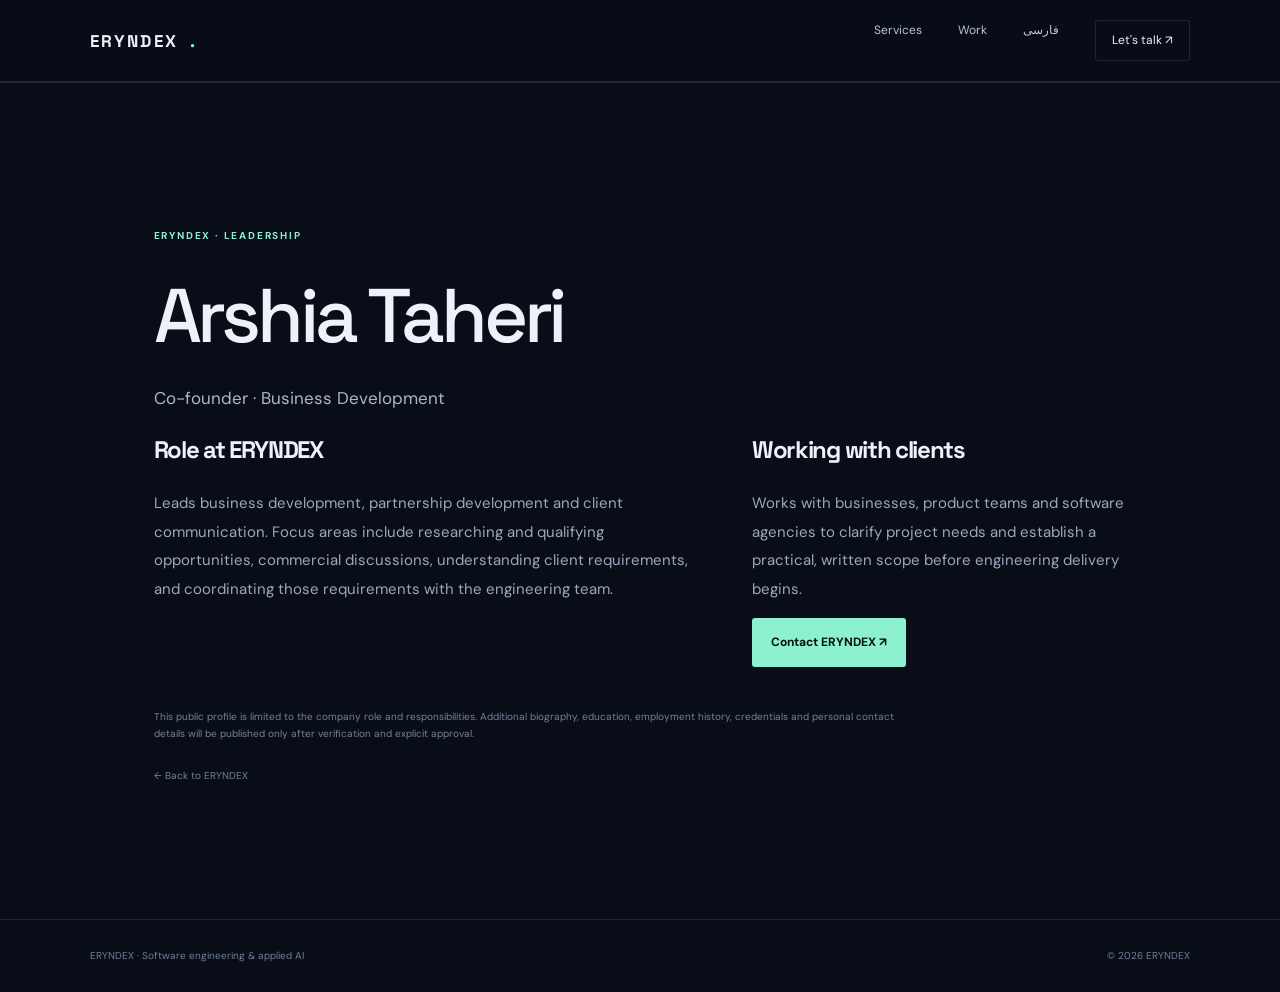
<file: website/profile/index.html>
<!doctype html>
<html lang="en">
<head>
<meta charset="utf-8"><meta name="viewport" content="width=device-width,initial-scale=1">
<meta name="description" content="Arshia Taheri — Co-founder and Business Development at ERYNDEX.">
<meta name="theme-color" content="#090d18"><meta name="referrer" content="strict-origin-when-cross-origin">
<link rel="canonical" href="https://eryndex.net/profile/">
<link rel="alternate" hreflang="en" href="https://eryndex.net/profile/">
<link rel="alternate" hreflang="fa" href="https://eryndex.net/fa/profile/">
<title>Arshia Taheri | ERYNDEX</title>
<link rel="preconnect" href="https://fonts.googleapis.com"><link rel="preconnect" href="https://fonts.gstatic.com" crossorigin>
<link href="https://fonts.googleapis.com/css2?family=DM+Sans:wght@400;500;600;700&family=Space+Grotesk:wght@400;500;600;700&display=swap" rel="stylesheet">
<link rel="stylesheet" href="../assets/style.css">
</head>
<body>
<header class="header">
<a class="logo" href="../">ERYNDEX<span class="logo-period">.</span></a>
<nav class="subpage-nav"><a href="../#services">Services</a><a href="../#work">Work</a><a href="../fa/profile/">فارسی</a><a class="nav-cta" href="../#contact">Let's talk ↗</a></nav>
</header>
<main class="section-wrap" style="padding-top:145px;min-height:70vh">
<div class="section-label">ERYNDEX · LEADERSHIP</div>
<h1 style="font-size:clamp(42px,7vw,76px)">Arshia Taheri</h1>
<p class="hero-lead">Co-founder · Business Development</p>
<div class="resume-columns">
<div>
<h2>Role at ERYNDEX</h2>
<p class="body-copy">Leads business development, partnership development and client communication. Focus areas include researching and qualifying opportunities, commercial discussions, understanding client requirements, and coordinating those requirements with the engineering team.</p>
</div>
<div>
<h2>Working with clients</h2>
<p class="body-copy">Works with businesses, product teams and software agencies to clarify project needs and establish a practical, written scope before engineering delivery begins.</p>
<p><a class="btn btn-primary" href="../#contact">Contact ERYNDEX ↗</a></p>
</div>
</div>
<p class="fine-print">This public profile is limited to the company role and responsibilities. Additional biography, education, employment history, credentials and personal contact details will be published only after verification and explicit approval.</p>
<p class="fine-print"><a href="../">← Back to ERYNDEX</a></p>
</main>
<footer><span>ERYNDEX · Software engineering & applied AI</span><span>© 2026 ERYNDEX</span></footer>
</body></html>
</file>
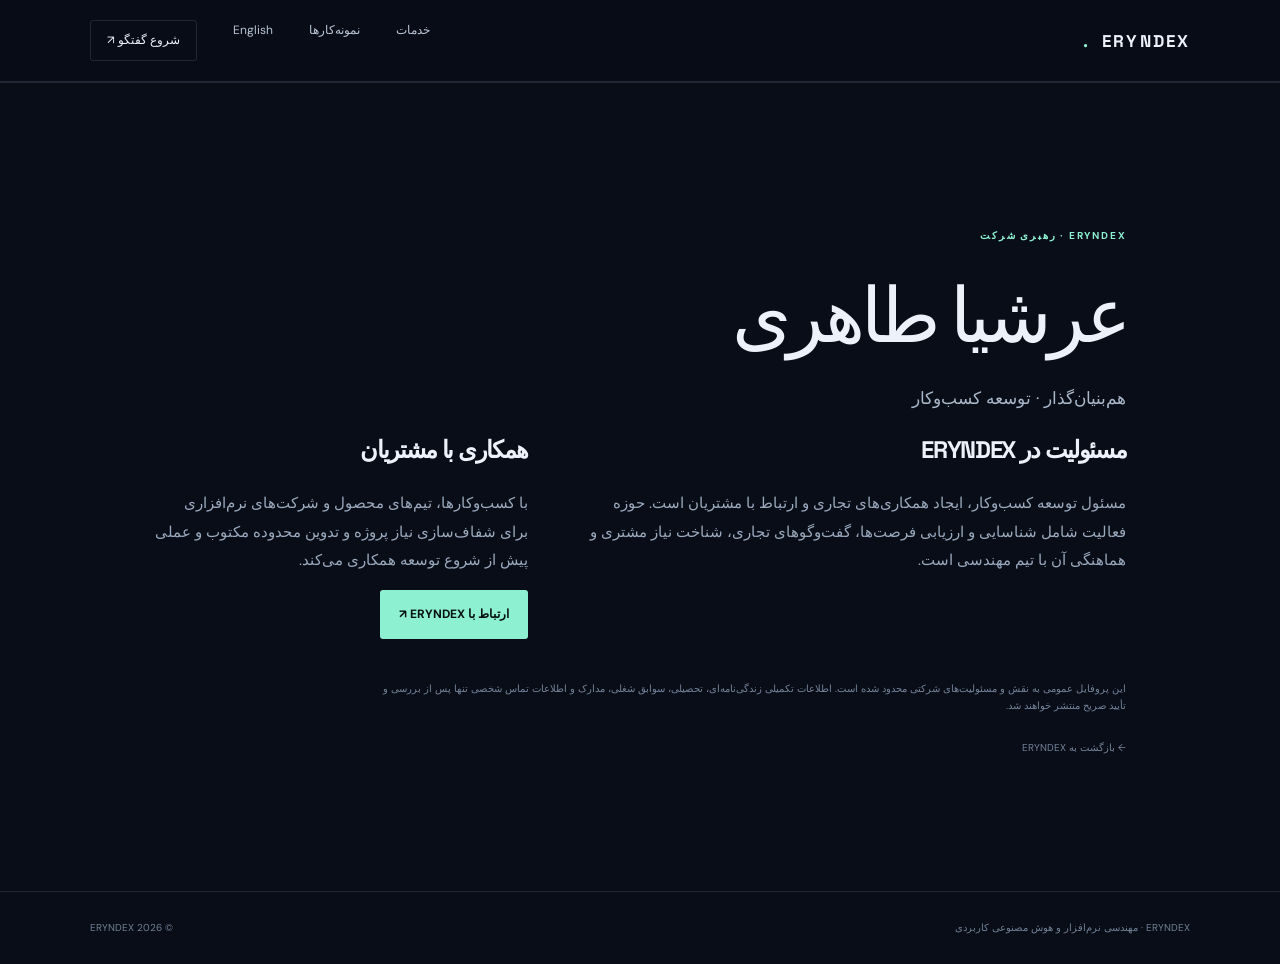
<file: website/fa/profile/index.html>
<!doctype html>
<html lang="fa" dir="rtl">
<head>
<meta charset="utf-8"><meta name="viewport" content="width=device-width,initial-scale=1">
<meta name="description" content="عرشیا طاهری؛ هم‌بنیان‌گذار و مسئول توسعه کسب‌وکار در ERYNDEX.">
<meta name="theme-color" content="#090d18"><meta name="referrer" content="strict-origin-when-cross-origin">
<link rel="canonical" href="https://eryndex.net/fa/profile/">
<link rel="alternate" hreflang="en" href="https://eryndex.net/profile/"><link rel="alternate" hreflang="fa" href="https://eryndex.net/fa/profile/"><link rel="alternate" hreflang="x-default" href="https://eryndex.net/profile/">
<title>عرشیا طاهری | ERYNDEX</title>
<link rel="preconnect" href="https://fonts.googleapis.com"><link rel="preconnect" href="https://fonts.gstatic.com" crossorigin>
<link href="https://fonts.googleapis.com/css2?family=DM+Sans:wght@400;500;600;700&family=Space+Grotesk:wght@400;500;600;700&display=swap" rel="stylesheet">
<link rel="stylesheet" href="../../assets/style.css">
</head>
<body>
<header class="header">
<a class="logo" href="../">ERYNDEX<span class="logo-period">.</span></a>
<nav class="subpage-nav"><a href="../#services">خدمات</a><a href="../#work">نمونه‌کارها</a><a href="../../profile/">English</a><a class="nav-cta" href="../#contact">شروع گفتگو ↗</a></nav>
</header>
<main class="section-wrap" style="padding-top:145px;min-height:70vh">
<div class="section-label">ERYNDEX · رهبری شرکت</div>
<h1 style="font-size:clamp(42px,7vw,76px)">عرشیا طاهری</h1>
<p class="hero-lead">هم‌بنیان‌گذار · توسعه کسب‌وکار</p>
<div class="resume-columns">
<div><h2>مسئولیت در ERYNDEX</h2>
<p class="body-copy">مسئول توسعه کسب‌وکار، ایجاد همکاری‌های تجاری و ارتباط با مشتریان است. حوزه فعالیت شامل شناسایی و ارزیابی فرصت‌ها، گفت‌وگوهای تجاری، شناخت نیاز مشتری و هماهنگی آن با تیم مهندسی است.</p></div>
<div><h2>همکاری با مشتریان</h2>
<p class="body-copy">با کسب‌وکارها، تیم‌های محصول و شرکت‌های نرم‌افزاری برای شفاف‌سازی نیاز پروژه و تدوین محدوده مکتوب و عملی پیش از شروع توسعه همکاری می‌کند.</p>
<p><a class="btn btn-primary" href="../#contact">ارتباط با ERYNDEX ↗</a></p></div>
</div>
<p class="fine-print">این پروفایل عمومی به نقش و مسئولیت‌های شرکتی محدود شده است. اطلاعات تکمیلی زندگی‌نامه‌ای، تحصیلی، سوابق شغلی، مدارک و اطلاعات تماس شخصی تنها پس از بررسی و تأیید صریح منتشر خواهند شد.</p>
<p class="fine-print"><a href="../">← بازگشت به ERYNDEX</a></p>
</main>
<footer><span>ERYNDEX · مهندسی نرم‌افزار و هوش مصنوعی کاربردی</span><span>© 2026 ERYNDEX</span></footer>
</body></html>
</file>
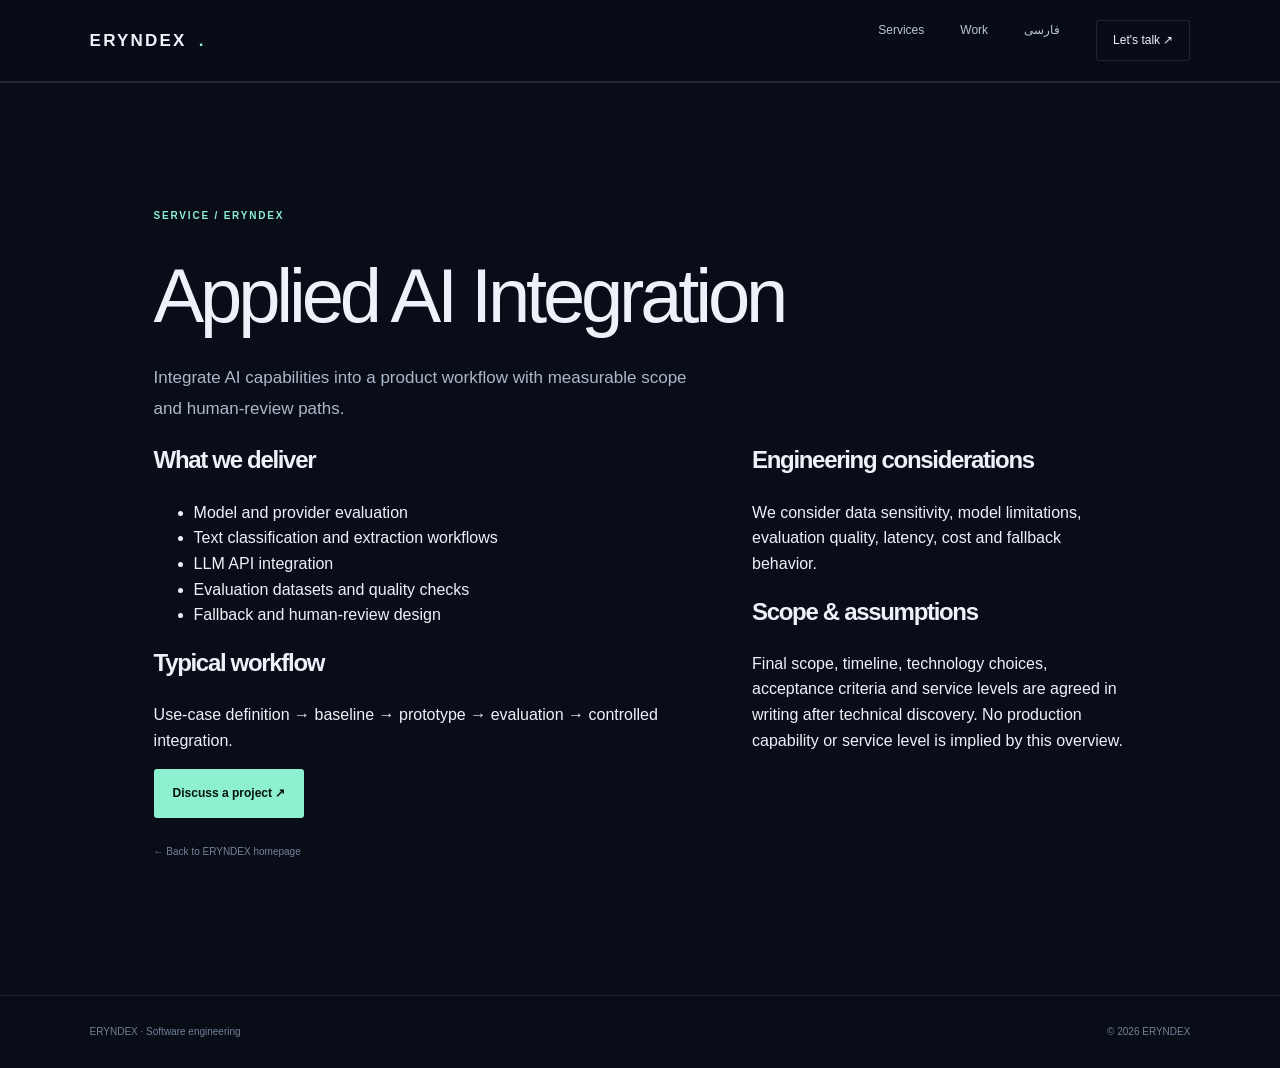
<file: website/services/applied-ai/index.html>
<!doctype html><html lang="en"><head><meta charset="utf-8"><meta http-equiv="Content-Security-Policy" content="default-src 'self'; base-uri 'self'; object-src 'none'; frame-ancestors 'none'; form-action 'self' mailto:; img-src 'self' data: https:; font-src 'self' https://fonts.gstatic.com; style-src 'self' 'unsafe-inline' https://fonts.googleapis.com; script-src 'self'; upgrade-insecure-requests"><meta name="viewport" content="width=device-width,initial-scale=1"><meta name="description" content="ERYNDEX software engineering service details."><meta name="theme-color" content="#090d18"><title>Applied AI Integration — ERYNDEX</title><link rel="stylesheet" href="../../assets/style.css"></head><body><header class="header"><a class="logo" href="../../index.html">ERYNDEX<span class="logo-period">.</span></a><nav class="subpage-nav"><a href="../../index.html#services">Services</a><a href="../../index.html#work">Work</a><a href="../../fa/">فارسی</a><a class="nav-cta" href="../../index.html#contact">Let's talk ↗</a></nav></header><main class="section-wrap"><div class="section-label">SERVICE / ERYNDEX</div><h1 style="font-size:clamp(42px,7vw,76px)">Applied AI Integration</h1><p class="hero-lead">Integrate AI capabilities into a product workflow with measurable scope and human-review paths.</p><div class="resume-columns"><div><h2>What we deliver</h2><ul><li>Model and provider evaluation</li><li>Text classification and extraction workflows</li><li>LLM API integration</li><li>Evaluation datasets and quality checks</li><li>Fallback and human-review design</li></ul><h2>Typical workflow</h2><p>Use-case definition → baseline → prototype → evaluation → controlled integration.</p></div><div><h2>Engineering considerations</h2><p>We consider data sensitivity, model limitations, evaluation quality, latency, cost and fallback behavior.</p><h2>Scope & assumptions</h2><p>Final scope, timeline, technology choices, acceptance criteria and service levels are agreed in writing after technical discovery. No production capability or service level is implied by this overview.</p></div></div><p><a class="btn btn-primary" href="../../index.html#contact">Discuss a project ↗</a></p><p class="fine-print"><a href="../../index.html">← Back to ERYNDEX homepage</a></p></main><footer><span>ERYNDEX · Software engineering</span><span>© 2026 ERYNDEX</span></footer></body></html>
</file>
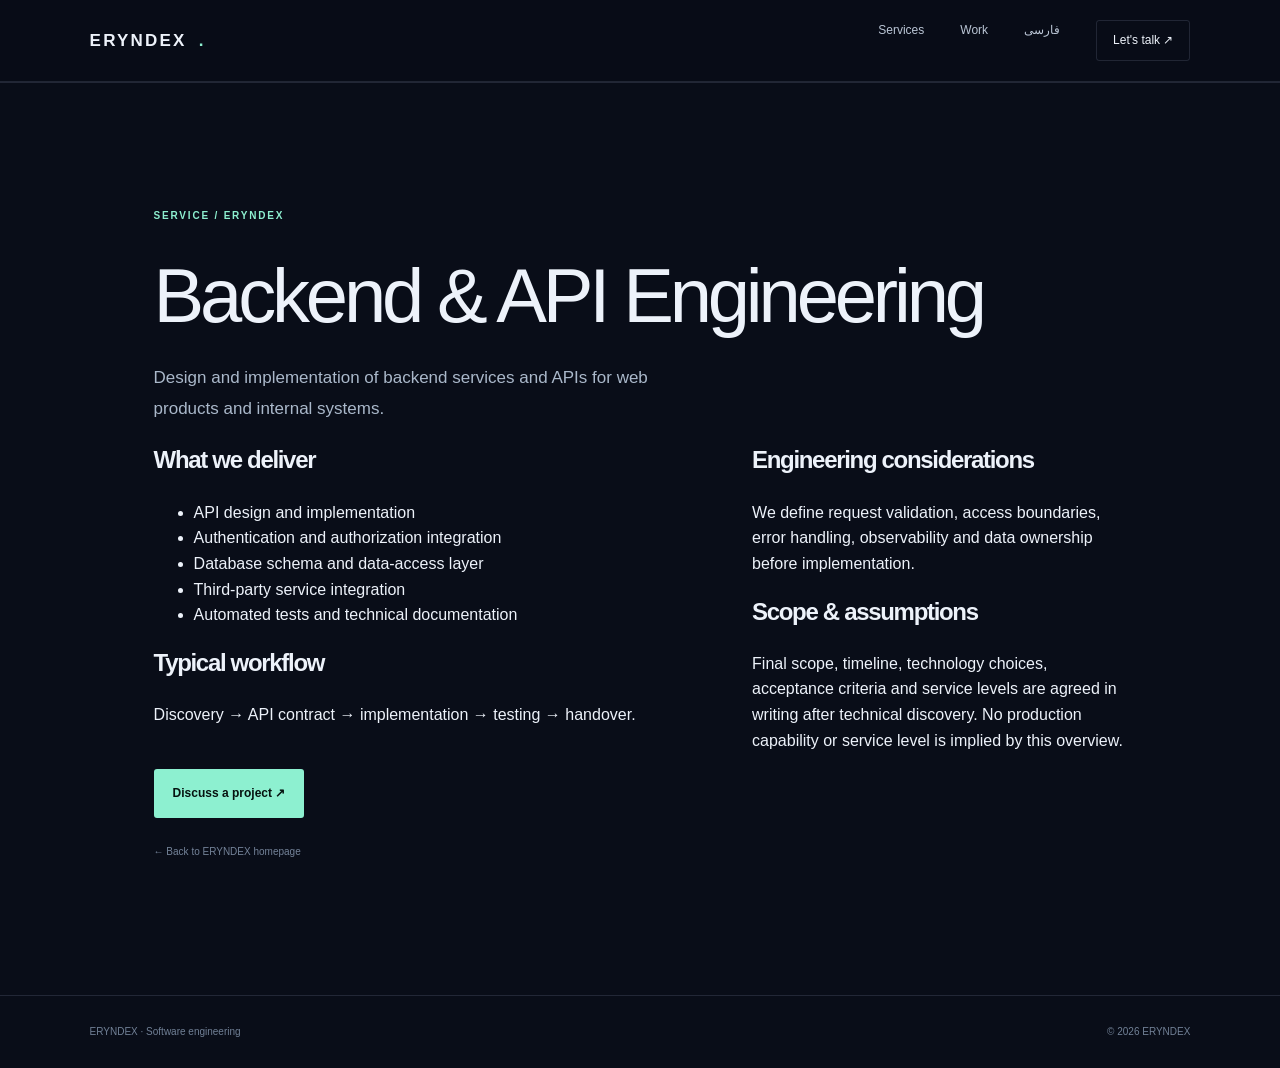
<file: website/services/backend-api/index.html>
<!doctype html><html lang="en"><head><meta charset="utf-8"><meta http-equiv="Content-Security-Policy" content="default-src 'self'; base-uri 'self'; object-src 'none'; frame-ancestors 'none'; form-action 'self' mailto:; img-src 'self' data: https:; font-src 'self' https://fonts.gstatic.com; style-src 'self' 'unsafe-inline' https://fonts.googleapis.com; script-src 'self'; upgrade-insecure-requests"><meta name="viewport" content="width=device-width,initial-scale=1"><meta name="description" content="ERYNDEX software engineering service details."><meta name="theme-color" content="#090d18"><title>Backend & API Engineering — ERYNDEX</title><link rel="stylesheet" href="../../assets/style.css"></head><body><header class="header"><a class="logo" href="../../index.html">ERYNDEX<span class="logo-period">.</span></a><nav class="subpage-nav"><a href="../../index.html#services">Services</a><a href="../../index.html#work">Work</a><a href="../../fa/">فارسی</a><a class="nav-cta" href="../../index.html#contact">Let's talk ↗</a></nav></header><main class="section-wrap"><div class="section-label">SERVICE / ERYNDEX</div><h1 style="font-size:clamp(42px,7vw,76px)">Backend & API Engineering</h1><p class="hero-lead">Design and implementation of backend services and APIs for web products and internal systems.</p><div class="resume-columns"><div><h2>What we deliver</h2><ul><li>API design and implementation</li><li>Authentication and authorization integration</li><li>Database schema and data-access layer</li><li>Third-party service integration</li><li>Automated tests and technical documentation</li></ul><h2>Typical workflow</h2><p>Discovery → API contract → implementation → testing → handover.</p></div><div><h2>Engineering considerations</h2><p>We define request validation, access boundaries, error handling, observability and data ownership before implementation.</p><h2>Scope & assumptions</h2><p>Final scope, timeline, technology choices, acceptance criteria and service levels are agreed in writing after technical discovery. No production capability or service level is implied by this overview.</p></div></div><p><a class="btn btn-primary" href="../../index.html#contact">Discuss a project ↗</a></p><p class="fine-print"><a href="../../index.html">← Back to ERYNDEX homepage</a></p></main><footer><span>ERYNDEX · Software engineering</span><span>© 2026 ERYNDEX</span></footer></body></html>
</file>
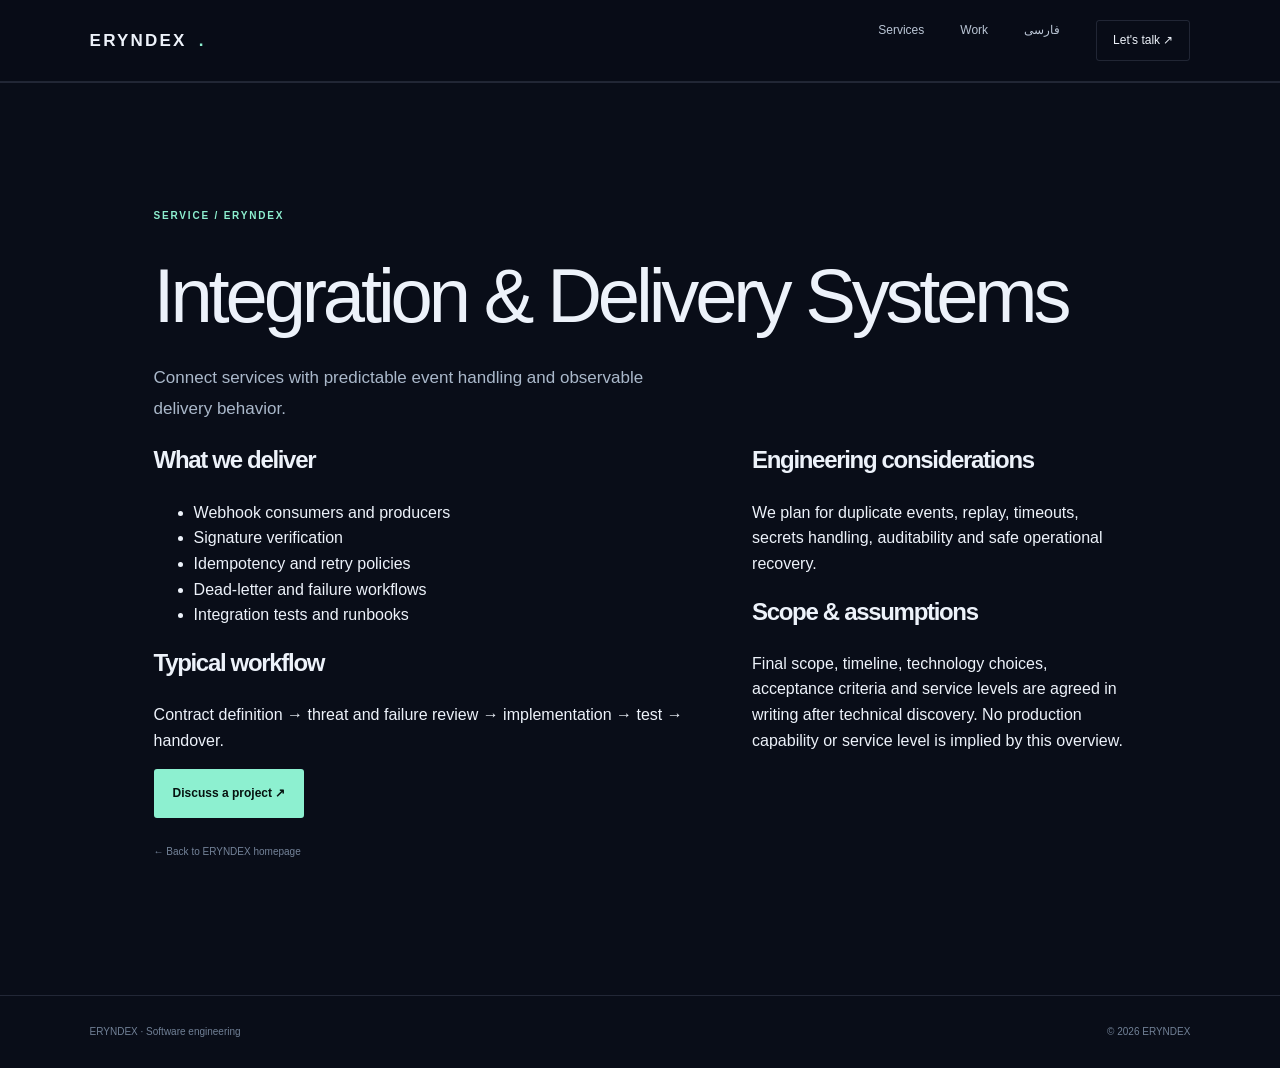
<file: website/services/integration-delivery/index.html>
<!doctype html><html lang="en"><head><meta charset="utf-8"><meta http-equiv="Content-Security-Policy" content="default-src 'self'; base-uri 'self'; object-src 'none'; frame-ancestors 'none'; form-action 'self' mailto:; img-src 'self' data: https:; font-src 'self' https://fonts.gstatic.com; style-src 'self' 'unsafe-inline' https://fonts.googleapis.com; script-src 'self'; upgrade-insecure-requests"><meta name="viewport" content="width=device-width,initial-scale=1"><meta name="description" content="ERYNDEX software engineering service details."><meta name="theme-color" content="#090d18"><title>Integration & Delivery Systems — ERYNDEX</title><link rel="stylesheet" href="../../assets/style.css"></head><body><header class="header"><a class="logo" href="../../index.html">ERYNDEX<span class="logo-period">.</span></a><nav class="subpage-nav"><a href="../../index.html#services">Services</a><a href="../../index.html#work">Work</a><a href="../../fa/">فارسی</a><a class="nav-cta" href="../../index.html#contact">Let's talk ↗</a></nav></header><main class="section-wrap"><div class="section-label">SERVICE / ERYNDEX</div><h1 style="font-size:clamp(42px,7vw,76px)">Integration & Delivery Systems</h1><p class="hero-lead">Connect services with predictable event handling and observable delivery behavior.</p><div class="resume-columns"><div><h2>What we deliver</h2><ul><li>Webhook consumers and producers</li><li>Signature verification</li><li>Idempotency and retry policies</li><li>Dead-letter and failure workflows</li><li>Integration tests and runbooks</li></ul><h2>Typical workflow</h2><p>Contract definition → threat and failure review → implementation → test → handover.</p></div><div><h2>Engineering considerations</h2><p>We plan for duplicate events, replay, timeouts, secrets handling, auditability and safe operational recovery.</p><h2>Scope & assumptions</h2><p>Final scope, timeline, technology choices, acceptance criteria and service levels are agreed in writing after technical discovery. No production capability or service level is implied by this overview.</p></div></div><p><a class="btn btn-primary" href="../../index.html#contact">Discuss a project ↗</a></p><p class="fine-print"><a href="../../index.html">← Back to ERYNDEX homepage</a></p></main><footer><span>ERYNDEX · Software engineering</span><span>© 2026 ERYNDEX</span></footer></body></html>
</file>
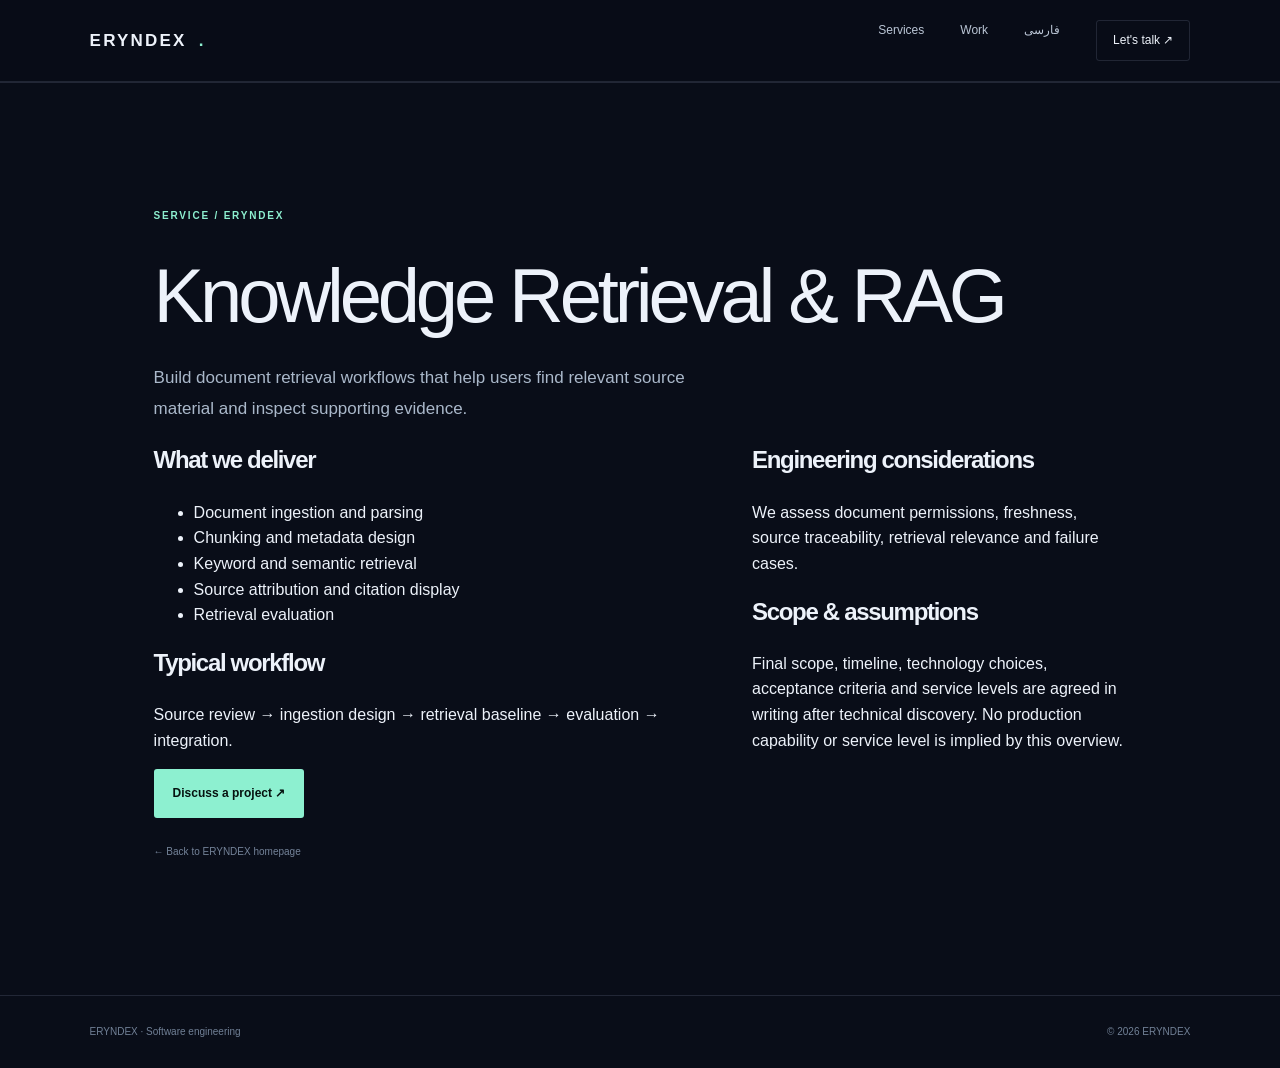
<file: website/services/rag-knowledge/index.html>
<!doctype html><html lang="en"><head><meta charset="utf-8"><meta http-equiv="Content-Security-Policy" content="default-src 'self'; base-uri 'self'; object-src 'none'; frame-ancestors 'none'; form-action 'self' mailto:; img-src 'self' data: https:; font-src 'self' https://fonts.gstatic.com; style-src 'self' 'unsafe-inline' https://fonts.googleapis.com; script-src 'self'; upgrade-insecure-requests"><meta name="viewport" content="width=device-width,initial-scale=1"><meta name="description" content="ERYNDEX software engineering service details."><meta name="theme-color" content="#090d18"><title>Knowledge Retrieval & RAG — ERYNDEX</title><link rel="stylesheet" href="../../assets/style.css"></head><body><header class="header"><a class="logo" href="../../index.html">ERYNDEX<span class="logo-period">.</span></a><nav class="subpage-nav"><a href="../../index.html#services">Services</a><a href="../../index.html#work">Work</a><a href="../../fa/">فارسی</a><a class="nav-cta" href="../../index.html#contact">Let's talk ↗</a></nav></header><main class="section-wrap"><div class="section-label">SERVICE / ERYNDEX</div><h1 style="font-size:clamp(42px,7vw,76px)">Knowledge Retrieval & RAG</h1><p class="hero-lead">Build document retrieval workflows that help users find relevant source material and inspect supporting evidence.</p><div class="resume-columns"><div><h2>What we deliver</h2><ul><li>Document ingestion and parsing</li><li>Chunking and metadata design</li><li>Keyword and semantic retrieval</li><li>Source attribution and citation display</li><li>Retrieval evaluation</li></ul><h2>Typical workflow</h2><p>Source review → ingestion design → retrieval baseline → evaluation → integration.</p></div><div><h2>Engineering considerations</h2><p>We assess document permissions, freshness, source traceability, retrieval relevance and failure cases.</p><h2>Scope & assumptions</h2><p>Final scope, timeline, technology choices, acceptance criteria and service levels are agreed in writing after technical discovery. No production capability or service level is implied by this overview.</p></div></div><p><a class="btn btn-primary" href="../../index.html#contact">Discuss a project ↗</a></p><p class="fine-print"><a href="../../index.html">← Back to ERYNDEX homepage</a></p></main><footer><span>ERYNDEX · Software engineering</span><span>© 2026 ERYNDEX</span></footer></body></html>
</file>
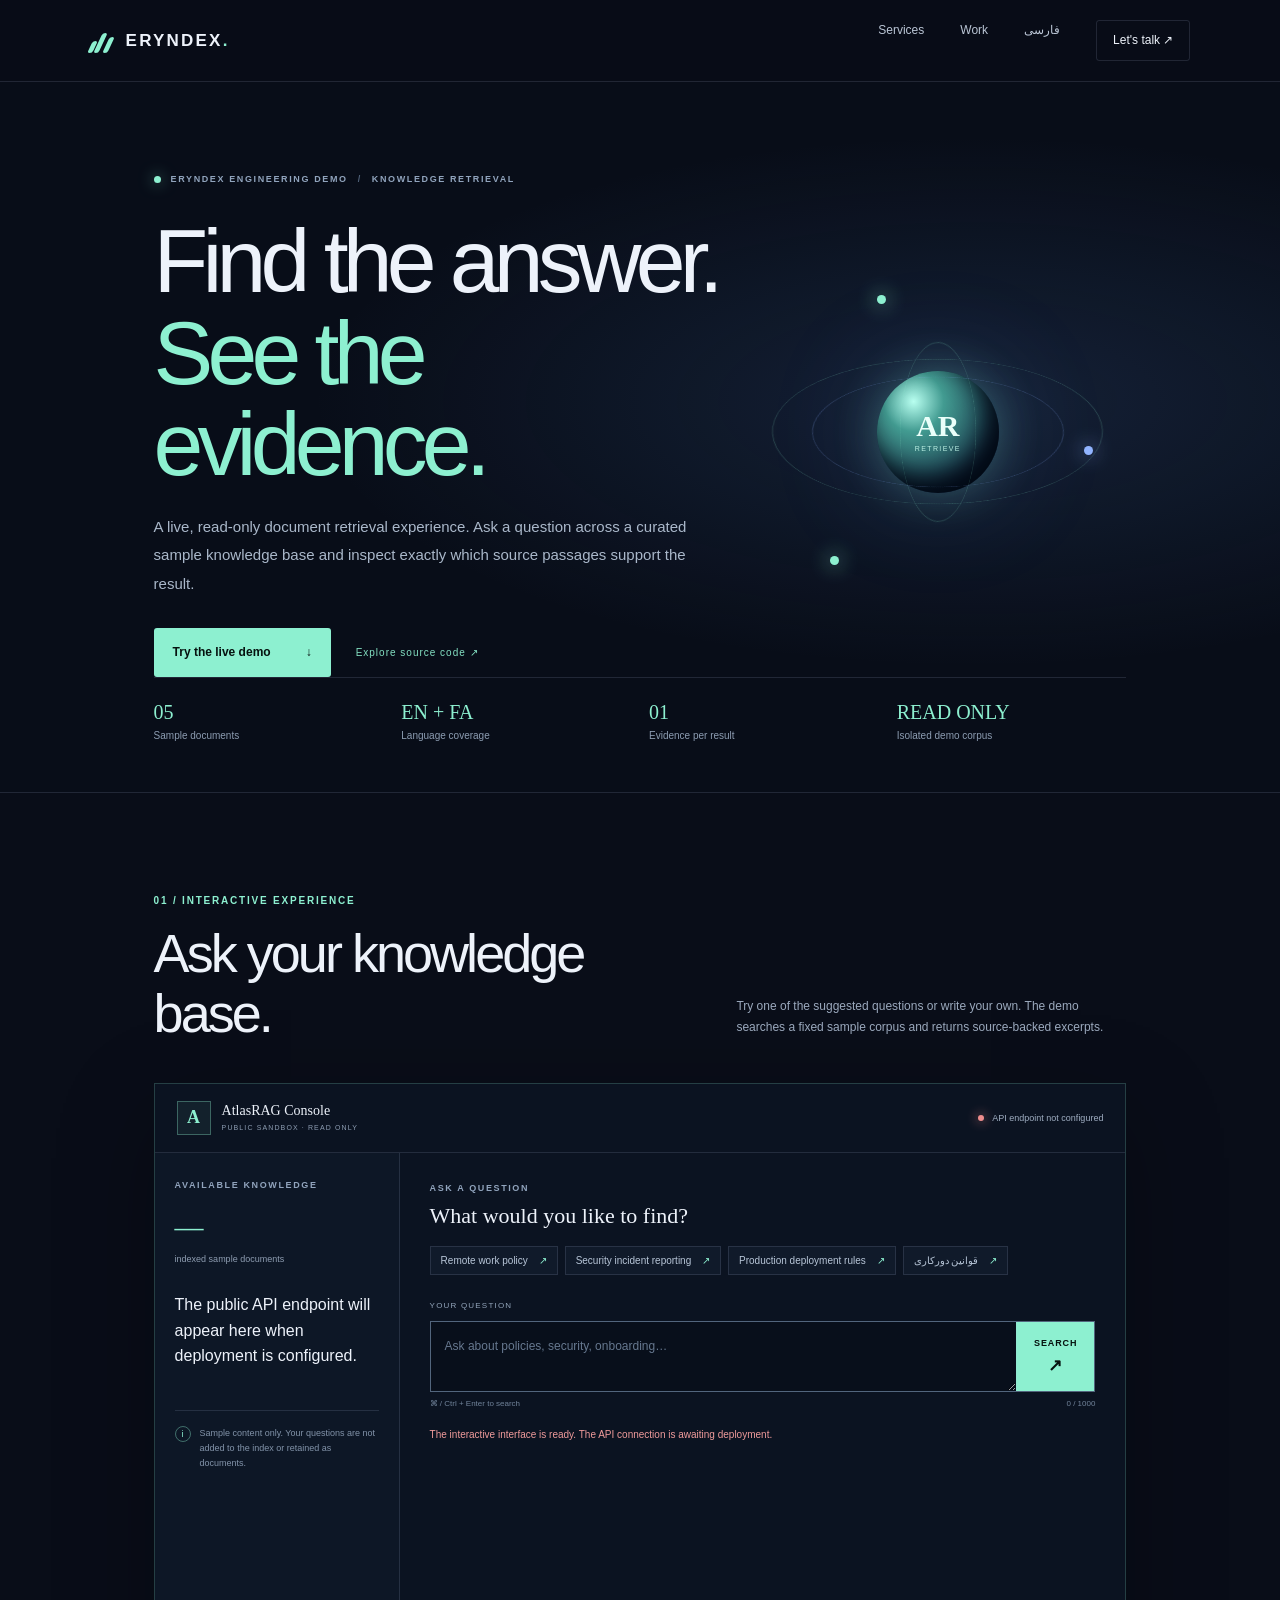
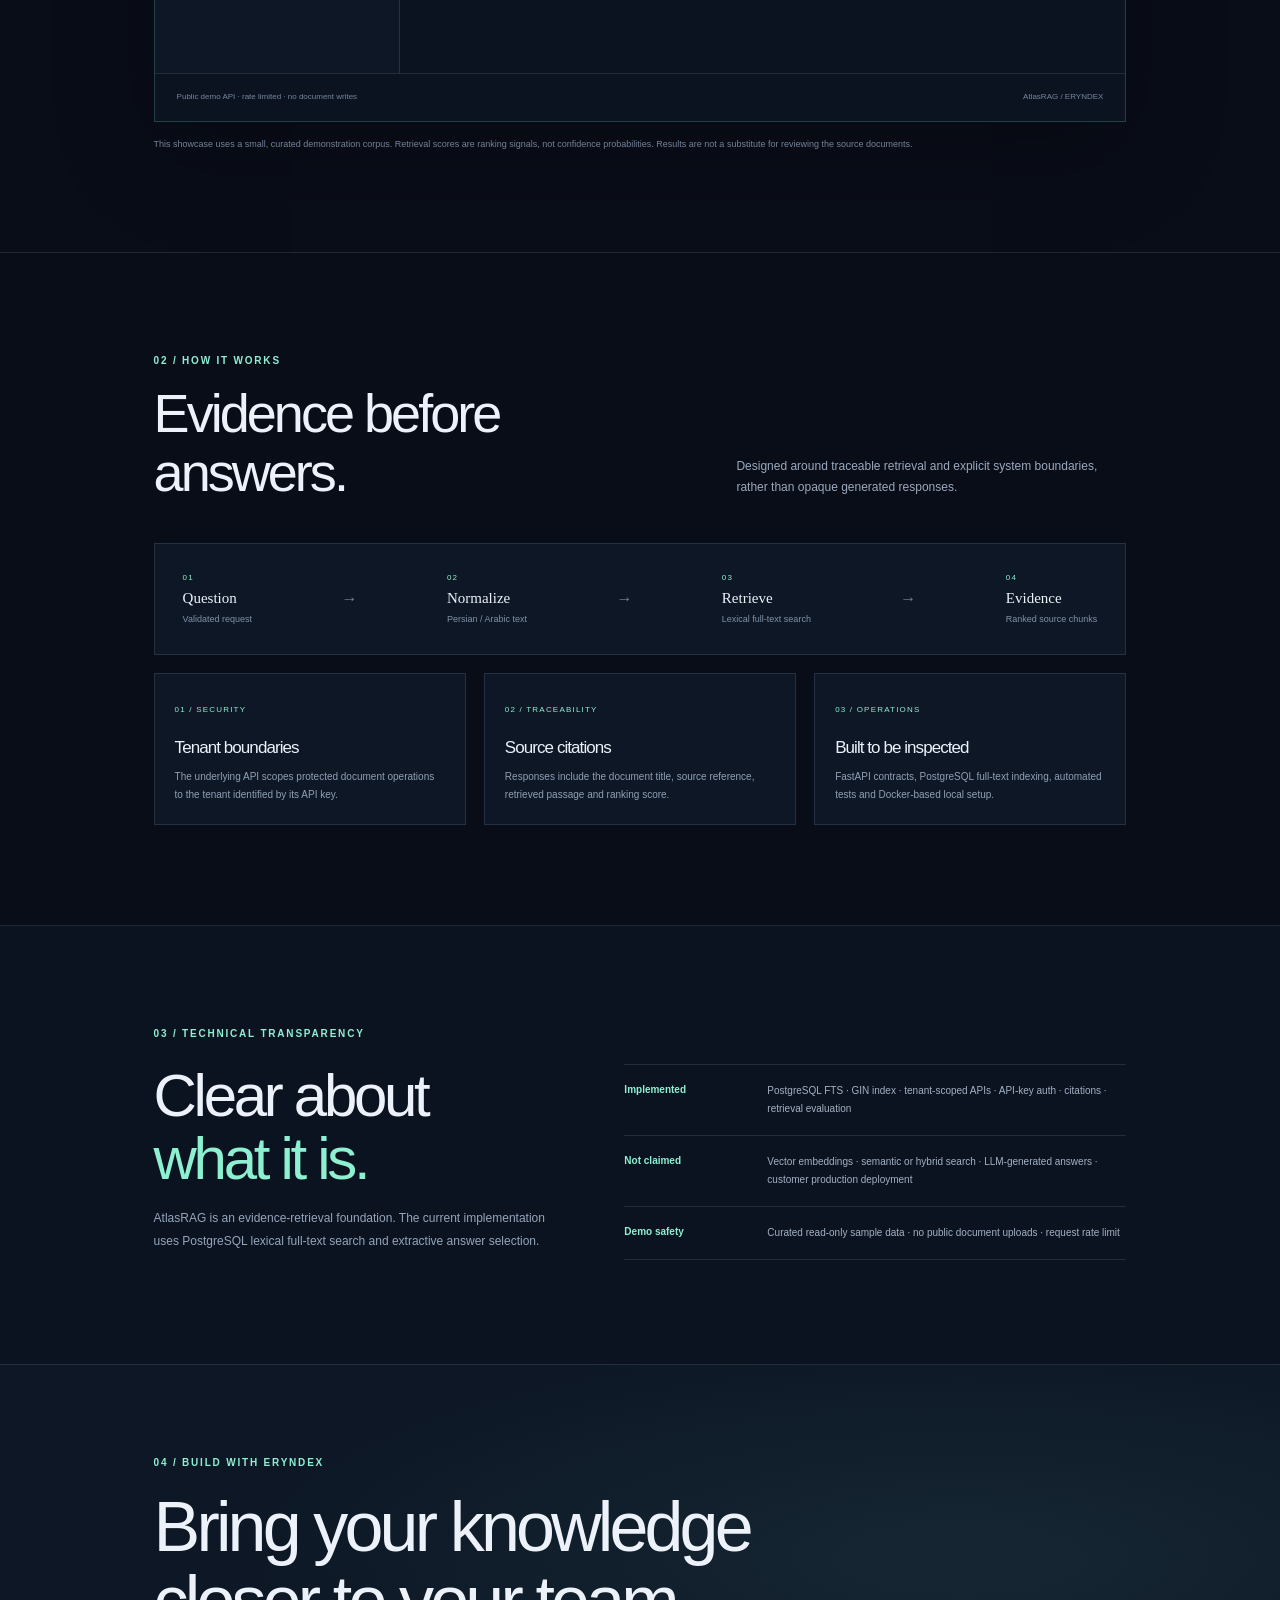
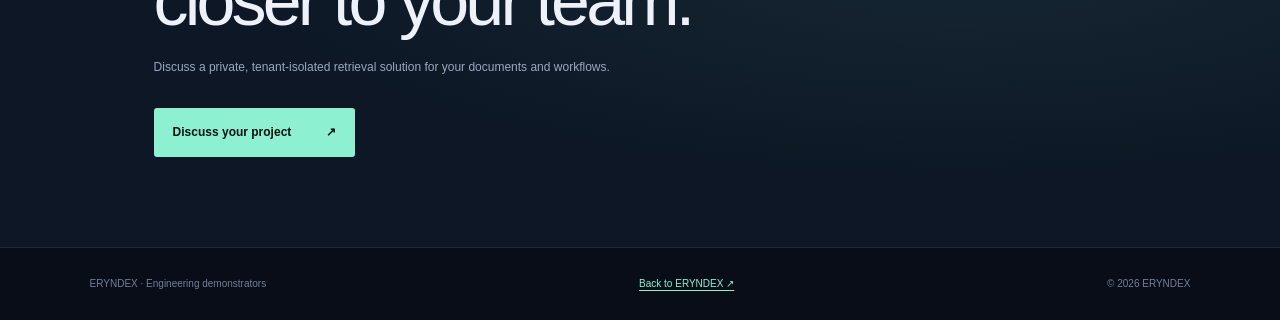
<file: website/work/atlasrag/index.html>
<!doctype html>
<html lang="en">
<head>
<meta charset="utf-8">
<meta name="viewport" content="width=device-width,initial-scale=1">
<meta name="description" content="Try AtlasRAG, ERYNDEX's evidence-first document retrieval demo. Search sample English and Persian documents and inspect source citations.">
<meta name="theme-color" content="#090d18">
<title>AtlasRAG — Interactive Knowledge Retrieval | ERYNDEX</title>
<link rel="stylesheet" href="../../assets/style.css">
<link rel="stylesheet" href="demo.css">
</head>
<body data-api-base="">
<header class="header">
  <a class="logo" href="../../"><span class="logo-symbol"><i></i><i></i><i></i></span><span>ERYNDEX<span class="logo-period">.</span></span></a>
  <nav class="subpage-nav"><a href="../../#services">Services</a><a href="../../#work">Work</a><a href="../../fa/">فارسی</a><a class="nav-cta" href="../../#contact">Let's talk ↗</a></nav>
</header>
<main>
<section class="atlas-hero">
  <div class="atlas-kicker"><span class="status-dot"></span> ERYNDEX ENGINEERING DEMO <span class="kicker-divider">/</span> KNOWLEDGE RETRIEVAL</div>
  <div class="atlas-hero-grid">
    <div><h1>Find the answer.<br><em>See the evidence.</em></h1>
      <p class="atlas-lead">A live, read-only document retrieval experience. Ask a question across a curated sample knowledge base and inspect exactly which source passages support the result.</p>
      <div class="atlas-actions"><a class="btn btn-primary" href="#live-demo">Try the live demo <span>↓</span></a><a class="text-link" href="https://github.com/arshiataheri851-ops/arshiataheri851-ops/tree/main/projects/production-rag-service" target="_blank" rel="noopener noreferrer">Explore source code ↗</a></div>
    </div>
    <div class="atlas-orbit" aria-hidden="true"><div class="orbit-ring ring-one"></div><div class="orbit-ring ring-two"></div><div class="orbit-ring ring-three"></div><div class="orbit-core"><span>AR</span><small>RETRIEVE</small></div><i class="orbit-node node-one"></i><i class="orbit-node node-two"></i><i class="orbit-node node-three"></i></div>
  </div>
  <div class="atlas-proof"><div><b>05</b><span>Sample documents</span></div><div><b>EN + FA</b><span>Language coverage</span></div><div><b>01</b><span>Evidence per result</span></div><div><b>READ ONLY</b><span>Isolated demo corpus</span></div></div>
</section>

<section class="atlas-section" id="live-demo">
  <div class="atlas-section-head"><div><div class="section-label">01 / INTERACTIVE EXPERIENCE</div><h2>Ask your knowledge base.</h2></div><p>Try one of the suggested questions or write your own. The demo searches a fixed sample corpus and returns source-backed excerpts.</p></div>
  <div class="demo-shell">
    <div class="demo-toolbar"><div class="demo-brand"><span class="demo-mark">A</span><div><b>AtlasRAG Console</b><small>PUBLIC SANDBOX · READ ONLY</small></div></div><div class="api-state" id="apiState"><i></i><span>Connecting to API…</span></div></div>
    <div class="demo-body">
      <aside class="corpus-panel"><div class="panel-label">AVAILABLE KNOWLEDGE</div><div class="corpus-count"><b id="documentCount">—</b><span>indexed sample documents</span></div><div id="documentList" class="document-list"><div class="skeleton-line"></div><div class="skeleton-line short"></div><div class="skeleton-line"></div></div><div class="corpus-note"><span>i</span><p>Sample content only. Your questions are not added to the index or retained as documents.</p></div></aside>
      <div class="query-panel">
        <div class="query-intro"><div class="panel-label">ASK A QUESTION</div><p>What would you like to find?</p></div>
        <div class="suggestions">
          <button type="button" data-question="How many days can employees work remotely?">Remote work policy <span>↗</span></button>
          <button type="button" data-question="When should security incidents be reported?">Security incident reporting <span>↗</span></button>
          <button type="button" data-question="What is required before a production deployment?">Production deployment rules <span>↗</span></button>
          <button type="button" data-question="کارکنان چند روز در هفته می‌توانند دورکاری کنند؟">قوانین دورکاری <span>↗</span></button>
        </div>
        <form id="queryForm" class="query-form">
          <label for="questionInput">YOUR QUESTION</label>
          <div class="query-input-wrap"><textarea id="questionInput" rows="2" maxlength="1000" placeholder="Ask about policies, security, onboarding…" required></textarea><button id="askButton" type="submit" aria-label="Search documents"><span>SEARCH</span><b>↗</b></button></div>
          <div class="query-hint"><span>⌘ / Ctrl + Enter to search</span><span id="characterCount">0 / 1000</span></div>
        </form>
        <div id="queryStatus" class="query-status" role="status" aria-live="polite">Choose a suggested question or ask your own.</div>
        <section id="answerPanel" class="answer-panel" hidden>
          <div class="answer-top"><div><span class="panel-label">RETRIEVED ANSWER</span><span class="grounded-pill" id="groundedPill">GROUNDED</span></div><span class="method-label" id="methodLabel">BM25 RETRIEVAL</span></div>
          <p id="answerText" class="answer-text"></p>
          <div class="citation-heading"><span class="panel-label">SOURCE EVIDENCE</span><span id="citationCount">0 SOURCES</span></div>
          <div id="citationList" class="citation-list"></div>
        </section>
      </div>
    </div>
    <div class="demo-footer"><span>Public demo API · rate limited · no document writes</span><span>AtlasRAG / ERYNDEX</span></div>
  </div>
  <p class="demo-disclaimer">This showcase uses a small, curated demonstration corpus. Retrieval scores are ranking signals, not confidence probabilities. Results are not a substitute for reviewing the source documents.</p>
</section>

<section class="atlas-section architecture-section">
  <div class="atlas-section-head"><div><div class="section-label">02 / HOW IT WORKS</div><h2>Evidence before answers.</h2></div><p>Designed around traceable retrieval and explicit system boundaries, rather than opaque generated responses.</p></div>
  <div class="architecture-flow"><div class="flow-step"><span>01</span><b>Question</b><small>Validated request</small></div><i>→</i><div class="flow-step"><span>02</span><b>Normalize</b><small>Persian / Arabic text</small></div><i>→</i><div class="flow-step"><span>03</span><b>Retrieve</b><small>Lexical full-text search</small></div><i>→</i><div class="flow-step"><span>04</span><b>Evidence</b><small>Ranked source chunks</small></div></div>
  <div class="architecture-notes"><article><span>01 / SECURITY</span><h3>Tenant boundaries</h3><p>The underlying API scopes protected document operations to the tenant identified by its API key.</p></article><article><span>02 / TRACEABILITY</span><h3>Source citations</h3><p>Responses include the document title, source reference, retrieved passage and ranking score.</p></article><article><span>03 / OPERATIONS</span><h3>Built to be inspected</h3><p>FastAPI contracts, PostgreSQL full-text indexing, automated tests and Docker-based local setup.</p></article></div>
</section>

<section class="atlas-section boundaries-section">
  <div class="section-label">03 / TECHNICAL TRANSPARENCY</div><div class="boundaries-grid"><div><h2>Clear about<br><em>what it is.</em></h2><p>AtlasRAG is an evidence-retrieval foundation. The current implementation uses PostgreSQL lexical full-text search and extractive answer selection.</p></div><div class="boundary-list"><div><b>Implemented</b><span>PostgreSQL FTS · GIN index · tenant-scoped APIs · API-key auth · citations · retrieval evaluation</span></div><div><b>Not claimed</b><span>Vector embeddings · semantic or hybrid search · LLM-generated answers · customer production deployment</span></div><div><b>Demo safety</b><span>Curated read-only sample data · no public document uploads · request rate limit</span></div></div></div>
</section>

<section class="atlas-cta"><div class="section-label">04 / BUILD WITH ERYNDEX</div><h2>Bring your knowledge<br>closer to your team.</h2><p>Discuss a private, tenant-isolated retrieval solution for your documents and workflows.</p><a class="btn btn-primary" href="../../#contact">Discuss your project <span>↗</span></a></section>
</main>
<footer><span>ERYNDEX · Engineering demonstrators</span><span><a href="../../">Back to ERYNDEX ↗</a></span><span>© 2026 ERYNDEX</span></footer>
<script src="demo.js" defer></script>
</body>
</html>
</file>
<file: website/assets/style.css>
:root{--bg:#090d18;--panel:#101727;--panel2:#121d30;--text:#edf2fa;--muted:#9ba9bd;--line:rgba(180,200,230,.14);--mint:#8df0d0;--blue:#8baeff;--font:'DM Sans',sans-serif;--display:'Space Grotesk',sans-serif}*{box-sizing:border-box}html{scroll-behavior:smooth;scroll-padding-top:90px}body{margin:0;background:var(--bg);color:var(--text);font-family:var(--font);line-height:1.6}a{color:inherit;text-decoration:none}.progress{height:2px;position:fixed;z-index:20;top:0;left:0;width:0;background:var(--mint)}.header{height:82px;padding:0 7vw;display:flex;align-items:center;justify-content:space-between;border-bottom:1px solid var(--line);position:sticky;top:0;z-index:15;background:rgba(9,13,24,.86);backdrop-filter:blur(18px)}.logo{display:flex;gap:12px;align-items:center;font:700 17px var(--display);letter-spacing:.13em}.logo-period{color:var(--mint)}.logo-symbol{width:24px;height:24px;display:flex;gap:3px;align-items:end}.logo-symbol i{display:block;width:5px;border-radius:4px;background:var(--mint);transform:skew(-25deg)}.logo-symbol i:nth-child(1){height:12px}.logo-symbol i:nth-child(2){height:20px}.logo-symbol i:nth-child(3){height:16px}nav{display:flex;gap:36px;align-items:center;font-size:12px;color:#bac5d5}nav a:hover,.text-link:hover{color:var(--mint)}.nav-cta{border:1px solid var(--line);padding:10px 16px;border-radius:3px;color:var(--text)}.nav-cta b{color:var(--mint);margin-left:12px}.menu-toggle{display:none;background:none;border:0}.hero{min-height:680px;height:min(790px,calc(100vh - 82px));position:relative;overflow:hidden;padding:130px 12vw 70px;display:flex;flex-direction:column;justify-content:center}.hero-grid{position:absolute;inset:0;background-image:linear-gradient(rgba(142,170,210,.045) 1px,transparent 1px),linear-gradient(90deg,rgba(142,170,210,.045) 1px,transparent 1px);background-size:70px 70px;mask-image:linear-gradient(90deg,black,transparent 90%)}.hero-glow{position:absolute;width:600px;height:600px;right:2%;top:4%;background:radial-gradient(circle,rgba(73,132,180,.2),rgba(73,132,180,0) 68%);pointer-events:none}.hero-content{position:relative;z-index:1;max-width:800px}.eyebrow,.section-label,.overline,.hero-bottom,.hero-aside,.project-no,.work-meta,.person-top{font-size:10px;letter-spacing:.18em;font-weight:700;color:var(--muted)}.eyebrow{display:flex;align-items:center;gap:12px;color:#b8c9d9}.pulse{width:7px;height:7px;border-radius:50%;background:var(--mint);box-shadow:0 0 18px var(--mint)}h1,h2,h3,p{margin-top:0}h1,h2,h3{font-family:var(--display);letter-spacing:-.055em}h1{font-size:clamp(66px,9vw,124px);line-height:.99;margin:34px 0 30px;font-weight:500}h1 em,.contact h2 em{font-style:normal;color:var(--mint)}.hero-lead{font-size:17px;line-height:1.8;color:#aab8ca;max-width:540px}.hero-actions{display:flex;align-items:center;gap:30px;margin-top:38px}.btn{display:inline-flex;align-items:center;gap:35px;padding:15px 19px;border-radius:3px;font-size:12px;font-weight:700;transition:.2s}.btn-primary{background:var(--mint);color:#06120f}.btn-primary:hover{transform:translateY(-3px);box-shadow:0 12px 34px #8df0d02b}.text-link{font-size:12px;color:#d0d9e6}.text-link span{color:var(--mint);margin-left:9px}.hero-aside{position:absolute;right:7vw;top:38%;display:flex;flex-direction:column;gap:12px;writing-mode:vertical-rl;font-size:9px}.aside-line{height:60px;width:1px;background:var(--mint);margin:0 auto}.hero-bottom{position:absolute;bottom:35px;left:12vw;right:12vw;display:flex;justify-content:space-between;font-size:9px}.section-wrap{padding:125px 12vw;border-top:1px solid var(--line)}.section-label{color:var(--mint);font-size:10px}.intro{display:grid;grid-template-columns:1fr 2.2fr;gap:50px}.overline{color:var(--mint);text-transform:uppercase;margin-bottom:18px}.intro h2,.section-head h2,.approach h2{font-size:clamp(36px,5vw,62px);font-weight:500;line-height:1.1;margin:0 0 24px}.intro h2 span,.section-head h2 span,.approach h2 span{color:#718198}.body-copy{max-width:660px;color:var(--muted);font-size:15px;line-height:1.9}.section-head{display:flex;justify-content:space-between;align-items:end;gap:50px;margin-bottom:55px}.section-head h2{margin:22px 0 0}.section-head>p{max-width:330px;color:var(--muted);font-size:13px;line-height:1.8;margin-bottom:5px}.service-list{border-top:1px solid var(--line)}.service{display:grid;grid-template-columns:70px 1fr 30px;gap:20px;padding:31px 0;border-bottom:1px solid var(--line);align-items:start}.service-no{font:500 13px var(--display);color:var(--mint);padding-top:6px}.service h3{font-size:23px;font-weight:500;margin-bottom:8px;letter-spacing:-.03em}.service p,.work-card>p,.person-card>p{font-size:13px;color:var(--muted);max-width:680px;line-height:1.8;margin-bottom:14px}.service-arrow{color:var(--mint);font-size:20px}.tags{display:flex;flex-wrap:wrap;gap:7px}.tags span{border:1px solid var(--line);border-radius:2px;padding:5px 9px;font-size:9px;letter-spacing:.04em;color:#aab8ca}.fine-print{font-size:10px;line-height:1.7;color:#748399;margin-top:25px;max-width:760px}.work-grid{display:grid;grid-template-columns:repeat(2,1fr);gap:22px}.work-card{background:var(--panel);border:1px solid var(--line);padding:14px;transition:.25s}.work-card:hover{border-color:#8df0d05c;transform:translateY(-4px)}.work-feature{grid-column:span 2;display:grid;grid-template-columns:1fr 1fr;column-gap:26px;align-items:center}.work-art{height:230px;background:#101b2b;position:relative;overflow:hidden;display:flex;align-items:center;justify-content:center}.work-feature .work-art{height:290px;grid-row:span 5}.art-caption{position:absolute;bottom:14px;left:16px;font-size:8px;letter-spacing:.17em;color:#7d91a8}.pulse-ring{position:absolute;width:190px;height:190px;border:1px solid #8df0d05a;border-radius:50%;box-shadow:0 0 0 28px #8df0d00b,0 0 0 58px #8df0d008}.pulse-core{width:94px;height:94px;border-radius:50%;background:linear-gradient(140deg,#8df0d0,#4a9d9a);display:grid;place-items:center;color:#071612;font:600 28px var(--display);box-shadow:0 0 60px #8df0d044}.work-meta{display:flex;justify-content:space-between;margin:18px 0 12px;font-size:8px}.work-meta a{color:var(--mint)}.work-card h3{font-size:27px;font-weight:500;margin-bottom:9px}.work-card>p{min-height:68px}.rag-window{width:60%;padding:18px;background:#19283a;border:1px solid #5b7d9b55;box-shadow:0 18px 60px #0005}.rag-window b,.rag-window small{display:block;font-size:8px;letter-spacing:.14em;color:var(--mint);margin-bottom:15px}.rag-window i{display:block;height:5px;background:#637c98;margin:10px 0;width:90%;opacity:.65}.rag-window i:nth-of-type(2){width:70%}.rag-window i:nth-of-type(3){width:82%}.rag-window small{margin:20px 0 0;color:#b1c0d1}.art-rag{background:radial-gradient(circle at 50% 50%,#24415a,#101b2b 70%)}.relay-nodes{display:flex;align-items:center;gap:14px}.relay-nodes i{width:27px;height:27px;border:1px solid var(--mint);border-radius:7px;transform:rotate(45deg);box-shadow:0 0 25px #8df0d020}.relay-nodes b{color:var(--mint);font-size:25px}.art-relay{background:radial-gradient(circle,#26384c,#101b2b 70%)}.repo-link{display:flex;justify-content:space-between;align-items:center;border:1px solid var(--line);padding:20px;margin-top:25px;font-size:12px;color:var(--muted)}.repo-link a,.person-links a{color:var(--mint)}.team-grid{display:grid;grid-template-columns:repeat(2,1fr);gap:18px}.person-card{padding:28px;background:var(--panel);border:1px solid var(--line)}.person-top{display:flex;justify-content:space-between;align-items:center}.person-mark{font:500 34px var(--display);color:var(--mint);letter-spacing:-.08em}.person-card h3{font-size:28px;font-weight:500;margin:32px 0 4px}.person-card .role{color:var(--mint);font-size:11px}.person-card>p:not(.role){min-height:75px}.person-links{display:flex;gap:20px;font-size:10px;border-top:1px solid var(--line);padding-top:17px}.person-links span{color:#72839a}.team-note{font-size:10px;color:#72839a;margin-top:18px}.approach{display:grid;grid-template-columns:1fr 2fr;gap:50px}.approach-main h2{margin-bottom:48px}.steps{border-top:1px solid var(--line)}.step{display:grid;grid-template-columns:60px 1fr;gap:20px;padding:23px 0;border-bottom:1px solid var(--line)}.step>b{font:500 12px var(--display);color:var(--mint)}.step h3{font-size:18px;font-weight:500;margin-bottom:5px}.step p{font-size:12px;color:var(--muted);margin:0}.contact{position:relative;overflow:hidden;background:#0d1725;min-height:520px}.contact-glow{position:absolute;right:0;top:0;width:60%;height:100%;background:radial-gradient(ellipse at 70% 50%,#4c8e8930,transparent 65%)}.contact-content{position:relative;max-width:650px;margin:35px 0 0 20%}.contact h2{font-size:clamp(55px,8vw,95px);line-height:1;margin:0 0 24px;font-weight:500}.contact-content>p:not(.overline){color:var(--muted);max-width:420px;font-size:14px}.contact-content small{display:block;color:#72839a;font-size:9px;margin-top:14px}footer{padding:28px 7vw;display:flex;align-items:center;justify-content:space-between;color:#718096;font-size:10px;border-top:1px solid var(--line)}.footer-logo{color:var(--text);font-size:13px}@media(max-width:800px){.header{padding:0 6vw;height:70px}nav{gap:18px}.hero{padding:110px 8vw 70px;min-height:650px}.hero-aside{display:none}.hero-bottom{left:8vw;right:8vw}.section-wrap{padding:90px 8vw}.intro,.approach{grid-template-columns:1fr;gap:28px}.section-head{display:block}.section-head>p{margin-top:22px}.contact-content{margin-left:0}.work-feature{grid-template-columns:1fr}.work-feature .work-art{grid-row:auto}.work-feature>h3{margin-top:0}.work-feature>p{min-height:0}.work-feature .work-art{height:230px}}@media(max-width:600px){.menu-toggle{display:flex;flex-direction:column;gap:6px;padding:10px}.menu-toggle span{width:23px;height:1px;background:var(--text)}nav{display:none;position:absolute;top:70px;left:0;right:0;padding:22px 7vw 28px;background:#0b1220;border-bottom:1px solid var(--line);flex-direction:column;align-items:stretch;gap:20px}nav.open{display:flex}.nav-cta{align-self:flex-start}.hero{min-height:650px;padding-top:95px}h1{font-size:68px}.hero-lead{font-size:15px}.hero-bottom{font-size:7px}.hero-actions{align-items:flex-start;flex-direction:column;gap:20px}.section-wrap{padding:76px 7vw}.intro h2,.section-head h2,.approach h2{font-size:39px}.service{grid-template-columns:35px 1fr 15px;gap:10px}.service h3{font-size:19px}.work-grid,.team-grid{grid-template-columns:1fr}.work-feature{grid-column:auto}.repo-link{display:block;line-height:2}.repo-link a{display:block}footer{padding:25px 7vw;gap:12px;flex-wrap:wrap}footer>span:nth-child(2){display:none}.contact h2{font-size:62px}}@media(prefers-reduced-motion:reduce){html{scroll-behavior:auto}*,*::before,*::after{transition:none!important}}
.resume-mini{display:grid;gap:7px;border-top:1px solid var(--line);padding:16px 0;margin:14px 0 4px}.resume-mini b{font-size:8px;letter-spacing:.16em;color:var(--mint);margin-top:7px}.resume-mini span{font-size:11px;color:#d5deea}.resume-mini small{font-size:9px;color:#74869b}

.art-route,.art-signal{background:radial-gradient(circle at 70% 30%,#254c51,#101b28 65%)}.art-signal{background:radial-gradient(circle at 70% 30%,#44345f,#111827 65%)}.art-route .pulse-core,.art-signal .pulse-core{display:grid;place-items:center;width:90px;height:90px;margin:52px auto 0;border:1px solid #83e0c2;border-radius:50%;color:#83e0c2;font:600 20px 'Space Grotesk',sans-serif;box-shadow:0 0 45px #83e0c233}.art-signal .pulse-core{border-color:#b9a1ff;color:#b9a1ff;box-shadow:0 0 45px #b9a1ff33}.text-link{display:inline-block;margin-top:12px;color:#83e0c2;font-size:10px;letter-spacing:.1em}
\n
.resume-summary{max-width:900px;margin:-18px 0 45px;color:var(--muted);font-size:14px;line-height:1.9}.resume-stats{display:grid;grid-template-columns:repeat(3,1fr);gap:12px;margin-top:24px}.resume-stats div{border:1px solid var(--line);padding:17px;background:var(--panel)}.resume-stats b{display:block;color:var(--mint);font:500 23px var(--display)}.resume-stats span{display:block;color:var(--muted);font-size:10px;margin-top:4px}.resume-columns{display:grid;grid-template-columns:1.25fr .85fr;gap:48px}.resume-heading{font:500 21px var(--display);margin:0 0 20px;letter-spacing:-.03em}.resume-role{padding:19px 0;border-top:1px solid var(--line)}.resume-role-top{display:flex;justify-content:space-between;gap:15px;align-items:baseline}.resume-role h4{font:500 17px var(--display);margin:0}.resume-role-top>span{font-size:9px;color:#8191a7;text-align:right}.resume-role-title{font-size:11px;color:var(--mint);margin:5px 0 10px}.resume-role ul{padding-left:18px;margin:0;color:var(--muted);font-size:11px;line-height:1.9}.resume-role li{padding:2px 0}.skills-heading{margin-top:34px}.skill-group{padding:13px 0;border-top:1px solid var(--line)}.skill-group b{font-size:10px;color:#dce5f0}.skill-group p{font-size:10px;line-height:1.8;color:var(--muted);margin:5px 0 0}.resume-disclaimer{margin-top:32px;color:#8493a8;font-size:9px;line-height:1.8;border-left:2px solid var(--mint);padding-left:13px}.resume-links{display:flex;gap:22px;flex-wrap:wrap;margin-top:20px;font-size:11px}.resume-links a{color:var(--mint)}@media(max-width:700px){.resume-columns{grid-template-columns:1fr;gap:25px}.resume-stats{grid-template-columns:1fr}.resume-role-top{display:block}.resume-role-top>span{display:block;text-align:left;margin-top:5px}}
\n
.contact-form{display:grid;gap:9px;max-width:560px;margin-top:24px}.contact-form label{font-size:10px;color:#b9c7d8}.contact-form input,.contact-form select,.contact-form textarea{width:100%;background:#0a1220;color:var(--text);border:1px solid var(--line);border-radius:3px;padding:12px;font:12px var(--font);outline:none}.contact-form input:focus,.contact-form select:focus,.contact-form textarea:focus{border-color:var(--mint)}.contact-form textarea{resize:vertical}.contact-form button:disabled{opacity:.55;cursor:wait}.contact-form .consent{display:flex;align-items:flex-start;gap:9px;margin:8px 0}.contact-form .consent input{width:auto;margin-top:2px}.form-status{font-size:10px;color:var(--mint);line-height:1.6}.hp-field{position:absolute;left:-10000px;width:1px;height:1px;overflow:hidden}.contact-form small{font-size:9px;color:#8090a5}


/* Accessibility, mobile layout and contact refinements */
:focus-visible{outline:2px solid var(--mint);outline-offset:4px}
nav a,.btn,.menu-toggle{min-height:40px}
.contact-form .form-status a,footer a:not(.logo){color:var(--mint);text-decoration:underline;text-underline-offset:3px}
img,svg,video{max-width:100%;height:auto}
.work-card,.person-card{min-width:0}
@media(max-width:600px){.header{padding-inline:5vw}.menu-toggle{min-width:44px;min-height:44px;align-items:center;justify-content:center}.hero{padding-inline:7vw}.hero-bottom{gap:10px;flex-wrap:wrap}.hero-bottom span{white-space:nowrap}.contact-form{width:100%}.contact-form input,.contact-form select,.contact-form textarea{font-size:16px}.contact-form .btn{justify-content:space-between;width:100%}.work-card>p,.person-card>p:not(.role){min-height:0}.person-card{padding:22px}}
@media(prefers-reduced-motion:reduce){*,*::before,*::after{animation-duration:.01ms!important;animation-iteration-count:1!important;scroll-behavior:auto!important}}

@media(max-width:600px){.header nav{top:70px;right:0;left:0}.header .menu-toggle{display:flex;flex-direction:column;gap:6px;padding:10px;background:transparent;border:0}.header .menu-toggle span{width:23px;height:1px;background:var(--text)}}


/* GALAXY EXPERIENCE — ERYNDEX */
.hero{isolation:isolate;background:radial-gradient(ellipse at 74% 48%,rgba(39,74,128,.18),transparent 48%),#070b16}
.hero-grid{opacity:.34;z-index:-3}
.hero-glow{z-index:-2;right:10%;top:8%;width:min(70vw,850px);height:min(70vw,850px);background:radial-gradient(circle,rgba(92,113,255,.19),rgba(44,83,164,.09) 34%,transparent 69%);filter:blur(12px)}
.cosmos-canvas{position:absolute;inset:0;width:100%;height:100%;z-index:-1;pointer-events:none;opacity:.95}
.nebula{position:absolute;pointer-events:none;border-radius:50%;filter:blur(38px);mix-blend-mode:screen;z-index:-1}
.nebula-one{width:38vw;height:24vw;right:5%;top:25%;background:radial-gradient(ellipse,rgba(93,53,180,.16),rgba(40,113,180,.09) 42%,transparent 72%);transform:rotate(-24deg)}
.nebula-two{width:32vw;height:22vw;right:24%;top:42%;background:radial-gradient(ellipse,rgba(39,197,190,.12),rgba(83,92,204,.08) 48%,transparent 74%);transform:rotate(22deg)}
.galaxy-stage{position:absolute;z-index:0;right:8%;top:50%;width:min(44vw,570px);aspect-ratio:1;transform:translateY(-50%);perspective:1000px;pointer-events:none;opacity:.94}
.galaxy-stage:before,.galaxy-stage:after{content:"";position:absolute;inset:8%;border-radius:50%;border:1px solid rgba(146,181,255,.12);box-shadow:0 0 80px rgba(74,115,230,.08),inset 0 0 80px rgba(74,115,230,.06)}
.galaxy-stage:after{inset:20%;border-color:rgba(141,240,208,.12);transform:rotateX(68deg) rotateZ(-25deg)}
.galaxy-core{position:absolute;left:50%;top:50%;width:35%;aspect-ratio:1;border-radius:50%;transform:translate(-50%,-50%);display:flex;flex-direction:column;align-items:center;justify-content:center;background:radial-gradient(circle at 34% 28%,#b4e8ff 0,#7e9cff 7%,#354b99 20%,#151d49 49%,#080d20 72%);box-shadow:0 0 30px #6d9fff99,0 0 90px #4968d566,0 0 180px #3e5bd533,inset -18px -20px 35px #030711;animation:core-float 8s ease-in-out infinite}
.galaxy-core:before{content:"";position:absolute;inset:-13%;border-radius:50%;border:1px solid rgba(142,192,255,.35);box-shadow:0 0 24px #83baff33}
.galaxy-core:after{content:"";position:absolute;inset:13%;border-radius:50%;background:radial-gradient(circle at 28% 24%,rgba(255,255,255,.5),transparent 23%);filter:blur(2px)}
.galaxy-core span,.galaxy-core small{position:relative;z-index:1;text-shadow:0 2px 12px #050a1c;font:700 clamp(9px,1.2vw,15px) 'Space Grotesk',sans-serif;letter-spacing:.2em}
.galaxy-core small{font-size:clamp(4px,.48vw,6px);letter-spacing:.14em;margin-top:7px;color:#c3d4ff}
.galaxy-orbit{position:absolute;left:50%;top:50%;width:88%;height:34%;border:1px solid rgba(143,191,255,.38);border-radius:50%;transform:translate(-50%,-50%) rotate(-25deg) rotateX(64deg);box-shadow:0 0 18px rgba(88,145,255,.12);animation:orbit-spin 24s linear infinite}
.galaxy-orbit i{position:absolute;left:12%;top:7%;width:11px;height:11px;border-radius:50%;background:#a8f7e2;box-shadow:0 0 12px #8df0d0,0 0 28px #8df0d0}
.orbit-b{width:110%;height:46%;transform:translate(-50%,-50%) rotate(36deg) rotateX(66deg);border-color:rgba(174,151,255,.3);animation-duration:34s;animation-direction:reverse}
.orbit-b i{left:78%;top:83%;width:7px;height:7px;background:#c5a9ff;box-shadow:0 0 14px #b99cff,0 0 30px #b99cff}
.orbit-c{width:72%;height:65%;transform:translate(-50%,-50%) rotate(72deg) rotateX(69deg);border-color:rgba(105,218,229,.22);animation-duration:43s}
.orbit-c i{left:48%;top:-3%;width:5px;height:5px;background:#8deaff;box-shadow:0 0 16px #8deaff}
@keyframes orbit-spin{to{filter:hue-rotate(35deg);transform:translate(-50%,-50%) rotate(335deg) rotateX(64deg)}}
@keyframes core-float{0%,100%{filter:brightness(.94);transform:translate(-50%,-50%) scale(.98)}50%{filter:brightness(1.13);transform:translate(-50%,-52%) scale(1.02)}}
.orbit-guide{position:absolute;z-index:4;right:7vw;bottom:82px;width:min(320px,36vw);font-family:var(--font)}
.guide-toggle{width:100%;display:flex;align-items:center;gap:10px;padding:12px 14px;background:rgba(9,17,36,.78);border:1px solid rgba(141,240,208,.32);border-radius:6px;color:#eaf4ff;backdrop-filter:blur(14px);font:600 11px var(--font);text-align:left;cursor:pointer;box-shadow:0 10px 35px #0004}
.guide-toggle b{margin-left:auto;color:var(--mint);font-size:18px}.guide-signal{width:7px;height:7px;border-radius:50%;background:var(--mint);box-shadow:0 0 12px var(--mint);animation:signal-blink 2s infinite}
@keyframes signal-blink{50%{opacity:.35;box-shadow:0 0 2px var(--mint)}}
.guide-panel{margin-top:8px;padding:18px;background:rgba(9,17,36,.94);border:1px solid rgba(141,240,208,.2);border-radius:6px;backdrop-filter:blur(18px);box-shadow:0 20px 60px #0008}
.guide-kicker{font-size:8px;letter-spacing:.2em;color:var(--mint);margin-bottom:8px}.guide-panel h3{font-size:19px;margin-bottom:14px}.guide-actions{display:grid;gap:7px}.guide-actions button{padding:9px 11px;text-align:left;color:#dce9fa;background:#ffffff08;border:1px solid var(--line);border-radius:3px;font:11px var(--font);cursor:pointer}.guide-actions button:hover{border-color:var(--mint);color:var(--mint)}.guide-answer{font-size:10px;color:#aebed2;margin:12px 0 0;line-height:1.7}
@media(max-width:900px){.galaxy-stage{right:-4%;width:53vw;opacity:.55}.hero-content{max-width:68%}.orbit-guide{right:6vw;bottom:72px;width:270px}}
@media(max-width:600px){.galaxy-stage{width:82vw;right:-26%;top:34%;opacity:.32}.galaxy-core span{font-size:10px}.galaxy-core small{font-size:4px}.nebula-one{width:70vw;height:50vw;right:-15%}.nebula-two{width:70vw;height:50vw;right:5%}.hero-content{max-width:100%}.hero-grid{opacity:.2}.orbit-guide{position:relative;right:auto;bottom:auto;width:100%;margin-top:42px}.guide-toggle{font-size:11px}.hero{height:auto;min-height:700px;padding-bottom:38px}.hero-bottom{bottom:22px}}
@media(prefers-reduced-motion:reduce){.galaxy-core,.galaxy-orbit,.guide-signal{animation:none!important}}

/* Keep detail-page navigation usable on narrow screens; homepage uses its own collapsible menu. */
@media(max-width:600px){.header nav.subpage-nav{display:flex;position:static;inset:auto;max-width:68%;padding:0;background:transparent;border:0;flex-direction:row;flex-wrap:wrap;align-items:center;justify-content:flex-end;gap:6px 12px;font-size:10px}.header nav.subpage-nav .nav-cta{align-self:auto;padding:6px 8px}}

/* Prominent profile link inside the founder's leadership card */
.profile-card-link{display:flex;justify-content:space-between;align-items:center;gap:16px;margin:20px 0 18px;padding:14px 16px;border:1px solid var(--mint);color:var(--mint);font-size:10px;letter-spacing:.12em;text-decoration:none;transition:background .2s ease,color .2s ease}.profile-card-link:hover{background:var(--mint);color:#09121d}.profile-card-link span{font-size:16px}


/* Portfolio expansion: live product links and complete project catalogue */
.live-products{margin:0 0 34px;padding:22px;background:linear-gradient(135deg,#111e30,#0d1726);border:1px solid var(--line)}
.live-products-head{display:flex;justify-content:space-between;align-items:center;gap:16px;margin-bottom:16px;color:var(--muted);font-size:10px}
.live-product-links{display:grid;grid-template-columns:repeat(3,minmax(0,1fr));gap:12px}
.live-product-links a{display:flex;flex-direction:column;gap:7px;padding:18px;background:#ffffff06;border:1px solid var(--line);transition:.2s}
.live-product-links a:hover{border-color:var(--mint);transform:translateY(-3px)}
.live-product-links b{font:600 19px var(--display);color:var(--text)}
.live-product-links span{font-size:10px;color:var(--mint)}
.work-actions{display:flex;gap:16px;flex-wrap:wrap;margin-top:17px;padding-top:13px;border-top:1px solid var(--line)}
.work-actions .text-link{margin:0}
.work-card .work-art .pulse-core{position:relative;z-index:1}
.work-grid .work-card{display:flex;flex-direction:column;align-items:stretch}
.work-grid .work-card .work-actions{margin-top:auto}
.work-grid .work-card .tags{margin-top:4px}
@media(max-width:700px){.live-product-links{grid-template-columns:1fr}.live-products-head{align-items:flex-start;flex-direction:column}.live-products{padding:16px}.work-actions{gap:12px}}
</file>
<file: website/work/atlasrag/demo.css>
:root{--atlas-line:rgba(180,200,230,.14);--atlas-mint:#8df0d0;--atlas-muted:#9ba9bd}.atlas-hero{padding:90px 12vw 48px;position:relative;overflow:hidden;background:radial-gradient(ellipse at 76% 45%,rgba(73,117,184,.19),transparent 48%),#080d18;border-bottom:1px solid var(--atlas-line)}.atlas-kicker,.panel-label{font-size:9px;letter-spacing:.18em;font-weight:700;color:#91a4bd}.atlas-kicker{display:flex;align-items:center;gap:10px}.status-dot,.api-state i{width:7px;height:7px;border-radius:50%;background:var(--atlas-mint);box-shadow:0 0 15px #8df0d0aa}.kicker-divider{color:#52647c}.atlas-hero-grid{display:grid;grid-template-columns:1.2fr .8fr;gap:30px;align-items:center;min-height:390px}.atlas-hero h1{font-size:clamp(48px,7vw,90px);line-height:1.02;font-weight:500;letter-spacing:-.065em;margin:30px 0 22px}.atlas-hero h1 em,.boundaries-grid h2 em{font-style:normal;color:var(--atlas-mint)}.atlas-lead{max-width:590px;color:#aab8ca;font-size:15px;line-height:1.9}.atlas-actions{display:flex;align-items:center;gap:25px;margin-top:30px}.atlas-actions .text-link{margin:0}.atlas-orbit{width:min(33vw,360px);aspect-ratio:1;position:relative;justify-self:center;display:grid;place-items:center}.orbit-ring{position:absolute;border:1px solid rgba(141,240,208,.19);border-radius:50%;transform:rotateX(64deg) rotateZ(-24deg)}.ring-one{inset:4%}.ring-two{inset:15%;transform:rotateX(64deg) rotateZ(32deg);border-color:#8baeff38}.ring-three{inset:25%;transform:rotateY(65deg) rotateZ(20deg);border-color:#8df0d030}.orbit-core{width:34%;aspect-ratio:1;border-radius:50%;display:grid;place-content:center;text-align:center;background:radial-gradient(circle at 30% 25%,#b8fff0,#429b91 24%,#142b43 75%);box-shadow:0 0 45px #6fd9c955,0 0 120px #6b9fff30,inset -12px -15px 25px #020914}.orbit-core span{font:700 30px 'Space Grotesk';color:#eafffa}.orbit-core small{font-size:7px;letter-spacing:.2em;color:#b9eee2}.orbit-node{position:absolute;width:9px;height:9px;border-radius:50%;background:#8df0d0;box-shadow:0 0 20px #8df0d0}.node-one{top:12%;left:33%}.node-two{right:7%;top:54%;background:#91b4ff;box-shadow:0 0 20px #91b4ff}.node-three{bottom:13%;left:20%}.atlas-proof{display:grid;grid-template-columns:repeat(4,1fr);border-top:1px solid var(--atlas-line);padding-top:23px;gap:18px}.atlas-proof div{display:flex;flex-direction:column;gap:4px}.atlas-proof b{font:500 20px 'Space Grotesk';color:var(--atlas-mint)}.atlas-proof span{font-size:10px;color:#8d9db2}.atlas-section{padding:100px 12vw;border-bottom:1px solid var(--atlas-line)}.atlas-section-head{display:flex;justify-content:space-between;align-items:end;gap:40px;margin-bottom:40px}.atlas-section-head h2{font-size:clamp(34px,4.5vw,54px);font-weight:500;margin:15px 0 0;line-height:1.1}.atlas-section-head>p{max-width:390px;color:var(--atlas-muted);font-size:12px;line-height:1.8;margin:0 0 4px}.demo-shell{border:1px solid rgba(141,240,208,.2);background:#0b1321;box-shadow:0 30px 90px #0004}.demo-toolbar,.demo-footer{display:flex;align-items:center;justify-content:space-between;padding:17px 22px;border-bottom:1px solid var(--atlas-line);gap:15px}.demo-brand{display:flex;align-items:center;gap:11px}.demo-mark{width:34px;height:34px;display:grid;place-items:center;border:1px solid #8df0d055;background:#8df0d010;color:var(--atlas-mint);font:600 18px 'Space Grotesk'}.demo-brand b,.demo-brand small{display:block}.demo-brand b{font:500 14px 'Space Grotesk'}.demo-brand small{font-size:7px;letter-spacing:.16em;color:#8d9db2;margin-top:3px}.api-state{display:flex;align-items:center;gap:8px;font-size:9px;color:#9eacc0}.api-state i{width:6px;height:6px;background:#e7bd75;box-shadow:0 0 12px #e7bd75}.api-state.online i{background:#8df0d0;box-shadow:0 0 12px #8df0d0}.api-state.offline i{background:#ef8d8d;box-shadow:0 0 12px #ef8d8d}.demo-body{display:grid;grid-template-columns:245px 1fr;min-height:520px}.corpus-panel{padding:25px 20px;border-right:1px solid var(--atlas-line);background:#0d1726}.corpus-count{margin:19px 0 22px}.corpus-count b{font:500 29px 'Space Grotesk';display:block;color:var(--atlas-mint)}.corpus-count span{font-size:9px;color:#8e9db1}.document-list{display:grid;gap:8px}.document-item{padding:10px 11px;border:1px solid var(--atlas-line);background:#101d2d}.document-item b{display:block;font-size:10px;font-weight:500;color:#e2eaf4;line-height:1.5}.document-item span{display:block;font-size:8px;color:#7f92aa;margin-top:4px}.corpus-note{display:flex;gap:9px;margin-top:25px;padding-top:15px;border-top:1px solid var(--atlas-line)}.corpus-note>span{width:16px;height:16px;flex:0 0 16px;border:1px solid #8df0d066;border-radius:50%;display:grid;place-items:center;color:var(--atlas-mint);font-size:9px}.corpus-note p{font-size:9px;line-height:1.7;color:#8293a9;margin:0}.query-panel{padding:28px 30px}.query-intro>p{font:500 22px 'Space Grotesk';margin:8px 0 17px}.suggestions{display:flex;flex-wrap:wrap;gap:7px;margin-bottom:25px}.suggestions button{border:1px solid var(--atlas-line);background:#101a2a;color:#b8c6d8;padding:8px 10px;font:10px var(--font);cursor:pointer;transition:.2s}.suggestions button:hover{border-color:#8df0d088;color:var(--atlas-mint)}.suggestions button span{color:var(--atlas-mint);margin-left:8px}.query-form label{display:block;font-size:8px;letter-spacing:.15em;color:#93a5bb;margin-bottom:8px}.query-input-wrap{display:flex;border:1px solid #52657d;background:#080f1b}.query-input-wrap:focus-within{border-color:var(--atlas-mint);box-shadow:0 0 0 2px #8df0d015}.query-input-wrap textarea{flex:1;min-width:0;resize:vertical;border:0;outline:0;background:transparent;color:#edf2fa;padding:14px;font:12px/1.7 var(--font)}.query-input-wrap textarea::placeholder{color:#66788f}.query-input-wrap button{align-self:stretch;border:0;border-left:1px solid var(--atlas-line);background:#8df0d0;color:#06120f;padding:0 17px;display:flex;flex-direction:column;justify-content:center;align-items:center;gap:7px;cursor:pointer;font-size:9px;font-weight:700;letter-spacing:.1em}.query-input-wrap button b{font-size:17px}.query-input-wrap button:disabled{opacity:.55;cursor:wait}.query-hint{display:flex;justify-content:space-between;color:#71839a;font-size:8px;margin-top:6px}.query-status{font-size:10px;color:#9aa9bd;margin:16px 0 0;min-height:18px}.query-status.error{color:#f09b9b}.answer-panel{border-top:1px solid var(--atlas-line);margin-top:20px;padding-top:20px}.answer-top,.answer-top>div,.citation-heading{display:flex;align-items:center;justify-content:space-between;gap:12px}.grounded-pill{font-size:7px;letter-spacing:.12em;padding:4px 7px;border:1px solid #8df0d055;color:var(--atlas-mint);margin-left:10px}.grounded-pill.ungrounded{border-color:#e7bd7555;color:#e7bd75}.method-label,.citation-heading>span:last-child{font-size:8px;color:#7f91a7;letter-spacing:.08em}.answer-text{font-size:14px;line-height:1.9;color:#e6eef8;margin:15px 0 22px}.citation-heading{padding-bottom:9px;border-bottom:1px solid var(--atlas-line)}.citation-list{display:grid;gap:9px;margin-top:10px}.citation-card{border:1px solid var(--atlas-line);background:#101b2a;padding:13px}.citation-card-head{display:flex;justify-content:space-between;gap:12px;align-items:start}.citation-card-head b{font-size:10px;color:#e1eaf5}.citation-card-head span{font-size:8px;color:var(--atlas-mint);white-space:nowrap}.citation-card p{font-size:10px;line-height:1.8;color:#9fadc0;margin:8px 0 0}.citation-card small{display:block;color:#6f829b;font-size:8px;margin-top:8px}.demo-footer{border-top:1px solid var(--atlas-line);border-bottom:0;font-size:8px;color:#75869d}.demo-disclaimer{font-size:9px;color:#73839a;line-height:1.8;margin:14px 0 0}.skeleton-line{height:34px;background:linear-gradient(90deg,#142235,#1b2b40,#142235);background-size:200% 100%;animation:skeleton 1.4s infinite}.skeleton-line.short{width:78%}@keyframes skeleton{to{background-position:-200% 0}}.architecture-flow{display:flex;align-items:center;justify-content:space-between;gap:12px;padding:28px;border:1px solid var(--atlas-line);background:#0d1726}.flow-step{display:flex;flex-direction:column;gap:5px;min-width:0}.flow-step>span,.architecture-notes article>span{font-size:8px;letter-spacing:.15em;color:var(--atlas-mint)}.flow-step b{font:500 15px 'Space Grotesk'}.flow-step small{font-size:9px;color:#8192a8}.architecture-flow>i{font-style:normal;color:#70839c}.architecture-notes{display:grid;grid-template-columns:repeat(3,1fr);gap:18px;margin-top:18px}.architecture-notes article{padding:20px;border:1px solid var(--atlas-line);background:#0d1726}.architecture-notes h3{font-size:17px;font-weight:500;margin:14px 0 7px}.architecture-notes p{font-size:10px;line-height:1.8;color:#91a0b4;margin:0}.boundaries-section{background:#0b1320}.boundaries-grid{display:grid;grid-template-columns:.9fr 1.1fr;gap:60px;margin-top:22px}.boundaries-grid h2{font-size:clamp(40px,5vw,60px);font-weight:500;line-height:1.05;margin:0 0 17px}.boundaries-grid>div:first-child p{max-width:400px;font-size:12px;line-height:1.9;color:#95a5ba}.boundary-list{border-top:1px solid var(--atlas-line)}.boundary-list>div{display:grid;grid-template-columns:125px 1fr;gap:18px;padding:17px 0;border-bottom:1px solid var(--atlas-line)}.boundary-list b{font-size:10px;color:var(--atlas-mint)}.boundary-list span{font-size:10px;line-height:1.8;color:#a3b1c4}.atlas-cta{padding:90px 12vw;background:radial-gradient(ellipse at 75% 40%,#4d8d8a22,transparent 55%),#0d1725}.atlas-cta h2{font-size:clamp(42px,6vw,70px);font-weight:500;line-height:1.05;margin:20px 0}.atlas-cta p{color:#9aa9bd;font-size:12px;margin-bottom:25px}.atlas-cta .btn{margin-top:5px}footer a{color:var(--atlas-mint)}@media(max-width:900px){.atlas-hero,.atlas-section,.atlas-cta{padding-left:8vw;padding-right:8vw}.atlas-hero-grid{grid-template-columns:1fr .65fr}.demo-body{grid-template-columns:210px 1fr}.query-panel{padding:24px 20px}}@media(max-width:650px){.atlas-hero{padding-top:65px}.atlas-hero-grid{grid-template-columns:1fr;min-height:0}.atlas-orbit{width:190px;margin:10px auto 25px}.atlas-hero h1{font-size:54px}.atlas-actions{align-items:flex-start;flex-direction:column;gap:12px}.atlas-proof{grid-template-columns:repeat(2,1fr);row-gap:20px}.atlas-section{padding-top:70px;padding-bottom:70px}.atlas-section-head{display:block}.atlas-section-head>p{margin-top:17px}.demo-toolbar,.demo-footer{padding:14px}.demo-body{grid-template-columns:1fr}.corpus-panel{border-right:0;border-bottom:1px solid var(--atlas-line);padding:18px}.document-list{grid-template-columns:repeat(2,1fr)}.corpus-count{margin:10px 0}.query-panel{padding:22px 16px}.query-input-wrap{display:block}.query-input-wrap textarea{width:100%;display:block}.query-input-wrap button{width:100%;height:42px;flex-direction:row;border-left:0;border-top:1px solid var(--atlas-line)}.architecture-flow{flex-wrap:wrap;justify-content:flex-start}.flow-step{width:calc(50% - 25px);padding:8px}.architecture-flow>i{display:none}.architecture-notes{grid-template-columns:1fr}.boundaries-grid{grid-template-columns:1fr;gap:25px}.boundary-list>div{grid-template-columns:100px 1fr}.atlas-cta{padding-top:70px;padding-bottom:70px}footer{gap:12px}footer span:last-child{display:none}}@media(prefers-reduced-motion:reduce){.skeleton-line{animation:none}}
</file>
